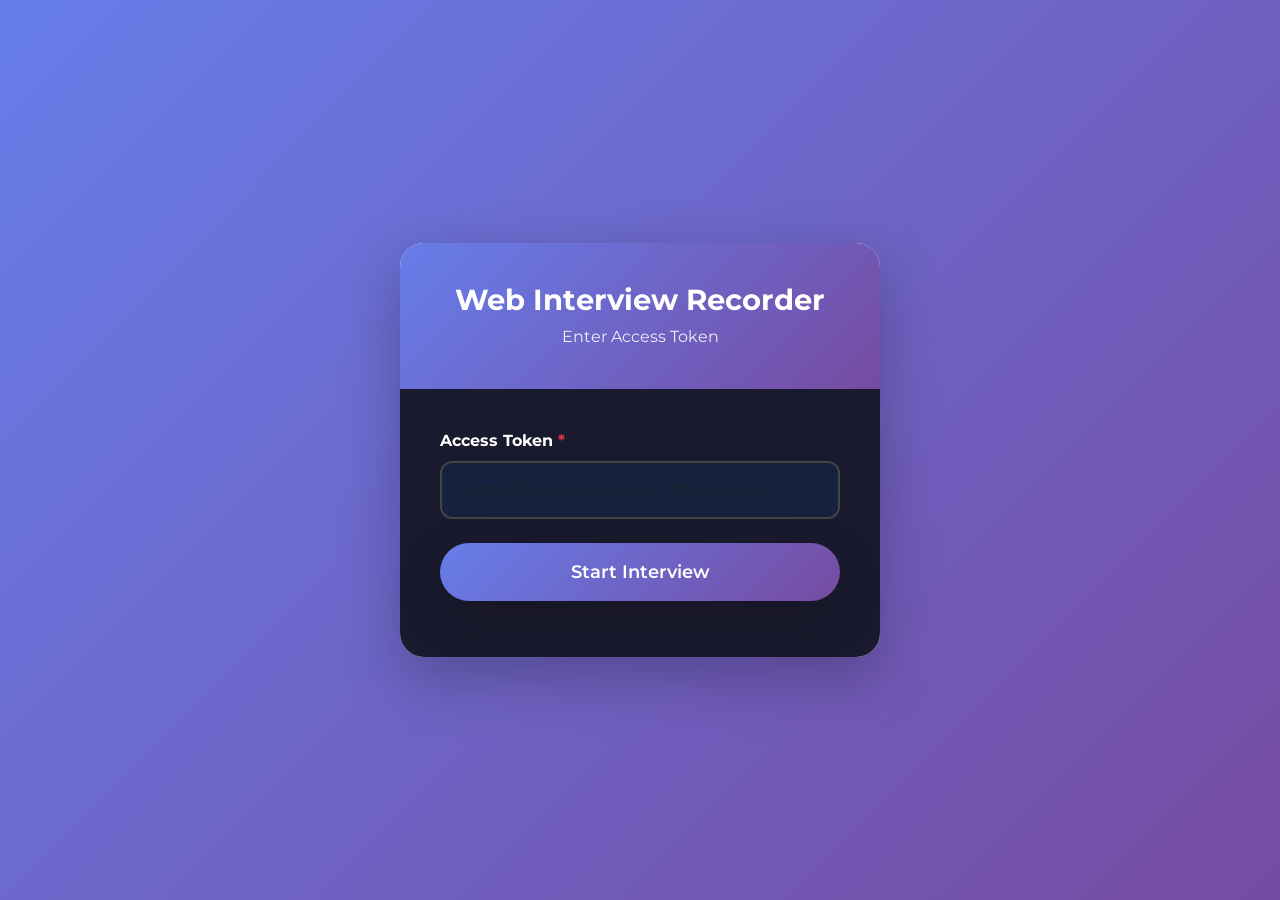
<file: frontend/token.html>
<!DOCTYPE html>
<html lang="vi">
<head>
  <meta charset="UTF-8" />
  <meta name="viewport" content="width=device-width, initial-scale=1.0"/>
  <title>Prep Interview Recorder</title>
  <link href="https://fonts.googleapis.com/css2?family=Montserrat:wght@300;400;500;600;700;800;900&display=swap" rel="stylesheet">
  <link href="https://cdn.jsdelivr.net/npm/bootstrap@5.3.3/dist/css/bootstrap.min.css" rel="stylesheet">
  <style>
    body { 
      font-family: 'Montserrat', sans-serif; 
      background: linear-gradient(135deg, #667eea 0%, #764ba2 100%);
      min-height: 100vh;
      display: flex;
      align-items: center;
      padding: 20px 0;
    }
    .card {
      border: none;
      border-radius: 24px;
      overflow: hidden;
      box-shadow: 0 20px 60px rgba(0,0,0,0.25);
      max-width: 480px;
      margin: 0 auto;
      width: 90%;
    }
    .card-header {
      background: linear-gradient(135deg, #667eea 0%, #764ba2 100%) !important;
      padding: 2.5rem 2rem;
      border: none;
      text-align: center;
    }
    .card-header h3 { margin: 0; font-weight: 700; font-size: 1.8rem; color: white; }
    .card-header p { margin: 0.5rem 0 0; opacity: 0.9; font-size: 1rem; color: white; }
    .card-body { padding: 2.5rem; background: #1a1a2e; color: white; }
    
    .btn-primary {
      background: linear-gradient(135deg, #667eea 0%, #764ba2 100%);
      border: none; padding: 16px; font-weight: 600; border-radius: 50px;
      font-size: 1.1rem; transition: all 0.3s;
    }
    .btn-primary:hover {
      transform: translateY(-4px);
      box-shadow: 0 15px 35px rgba(102, 126, 234, 0.5);
    }
    .form-control {
      border-radius: 12px; padding: 12px 16px; border: 2px solid #444;
      background: #16213e; color: white;
    }
    .form-control:focus {
      border-color: #667eea; box-shadow: 0 0 0 0.2rem rgba(102,126,234,0.25);
      background: #16213e; color: white;
    }
    .alert { border-radius: 12px; }
  </style>
</head>
<body>

  <div class="container">
    <div class="row justify-content-center">
      <div class="col-md-6">

        <!-- STEP 1: Enter token -->
        <div id="stepToken" class="card">
          <div class="card-header">
            <h3>Web Interview Recorder</h3>
            <p>Enter Access Token</p>
          </div>
          <div class="card-body">
            <form id="tokenForm">
              <div class="mb-4">
                <label class="form-label fw-bold">Access Token <span class="text-danger">*</span></label>
                <input type="text" class="form-control form-control-lg" id="token" placeholder="/data/tokens.json for the token" required>
              </div>
              <button type="submit" class="btn btn-primary w-100 shadow-lg">
                Start Interview
              </button>
            </form>
            <div id="msgToken" class="mt-3"></div>
          </div>
        </div>

        <!-- STEP 2: Confirm name -->
        <div id="stepConfirm" class="card d-none">
          <div class="card-header">
            <h4>Confirm information</h4>
          </div>
          <div class="card-body text-center py-5">
            <p class="lead mb-3">Token belongs to:</p>
            <h2 id="displayName" class="text-primary mb-4 fw-bold"></h2>
            <p class="mb-4">Is this you?</p>
            <div class="d-flex gap-3 justify-content-center flex-wrap">
              <button id="yesBtn" class="btn btn-success btn-lg px-5">YES</button>
              <button id="noBtn" class="btn btn-outline-danger btn-lg px-5">NO</button>
            </div>
          </div>
        </div>

      </div>
    </div>
  </div>

<script>
  // DANH SÁCH ADMIN TOKEN (có thể thêm thoải mái)
  const ADMINS = {
    "ADMIN2025": "Nguyễn Thị Hải Yến",
    "YEN2025": "Nguyễn Thị Hải Yến",
    "MINH2025": "Nguyễn Hồ Ngọc Minh",
    "DUC2025": "Nguyễn Văn Đức",
    "KHANH2025": "Nguyễn Văn Nam Khánh",
    "ADMIN123": "Admin Tổng"
  };

  const tokenForm = document.getElementById('tokenForm');
  const msgToken = document.getElementById('msgToken');
  const stepToken = document.getElementById('stepToken');
  const stepConfirm = document.getElementById('stepConfirm');
  const displayName = document.getElementById('displayName');

  tokenForm.onsubmit = async e => {
    e.preventDefault();
    const input = document.getElementById('token').value.trim();
    const token = input.toUpperCase(); // ← Quan trọng: chuẩn hóa thành in hoa

    if (!token) return;

    msgToken.innerHTML = `<div class="alert alert-info">Verifying token…</div>`;

    // 1. KIỂM TRA ADMIN TRƯỚC
    if (ADMINS[token]) {
      sessionStorage.setItem('isAdmin', 'true');
      sessionStorage.setItem('adminName', ADMINS[token]);
      sessionStorage.setItem('adminToken', token);
      window.location.href = 'admin.html';
      return;
    }

    // 2. KIỂM TRA TOKEN ỨNG VIÊN (gửi token đã uppercase)
    try {
      const res = await fetch('../Backend/api/verify-token.php', {
        method: 'POST',
        headers: { 'Content-Type': 'application/json' },
        body: JSON.stringify({ token: token }) // ← SỬA Ở ĐÂY: dùng biến token (in hoa)
      });
      const data = await res.json();

      if (data.ok) {
        displayName.textContent = data.name;
        sessionStorage.setItem('token', input);      // Lưu nguyên dạng người nhập (để hiển thị đẹp)
        sessionStorage.setItem('userName', data.name);
        stepToken.classList.add('d-none');
        stepConfirm.classList.remove('d-none');
        msgToken.innerHTML = '';
      } else {
        msgToken.innerHTML = `<div class="alert alert-danger">${data.message || 'Token invalid or has been used!'}</div>`;
      }
    } catch (err) {
      msgToken.innerHTML = `<div class="alert alert-danger">NETWORK ERROR, PLEASE TRY AGAIN!</div>`;
    }
  };

  document.getElementById('yesBtn').onclick = () => {
    window.location.href = 'interview.html';
  };

  document.getElementById('noBtn').onclick = () => {
    sessionStorage.clear();
    stepConfirm.classList.add('d-none');
    stepToken.classList.remove('d-none');
    document.getElementById('token').value = '';
    msgToken.innerHTML = '';
  };
</script>
</body>
</html>
</file>
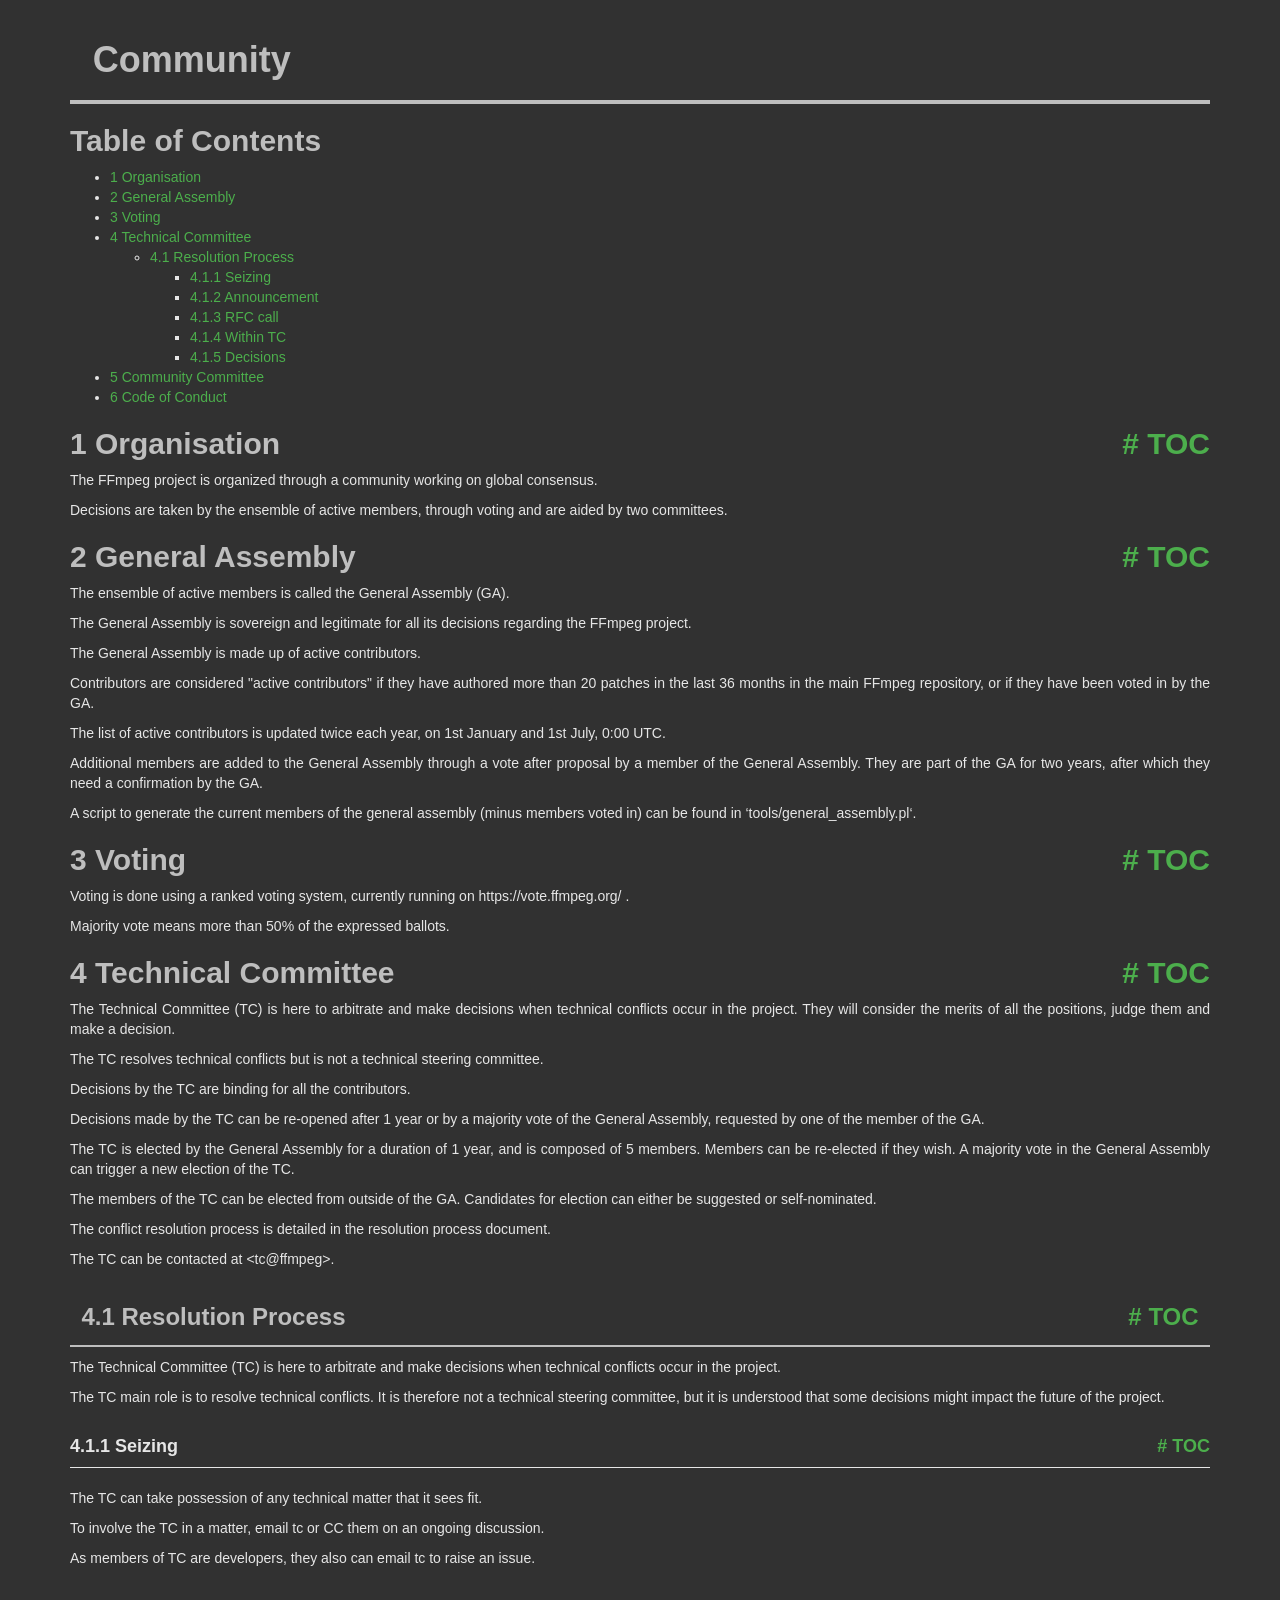
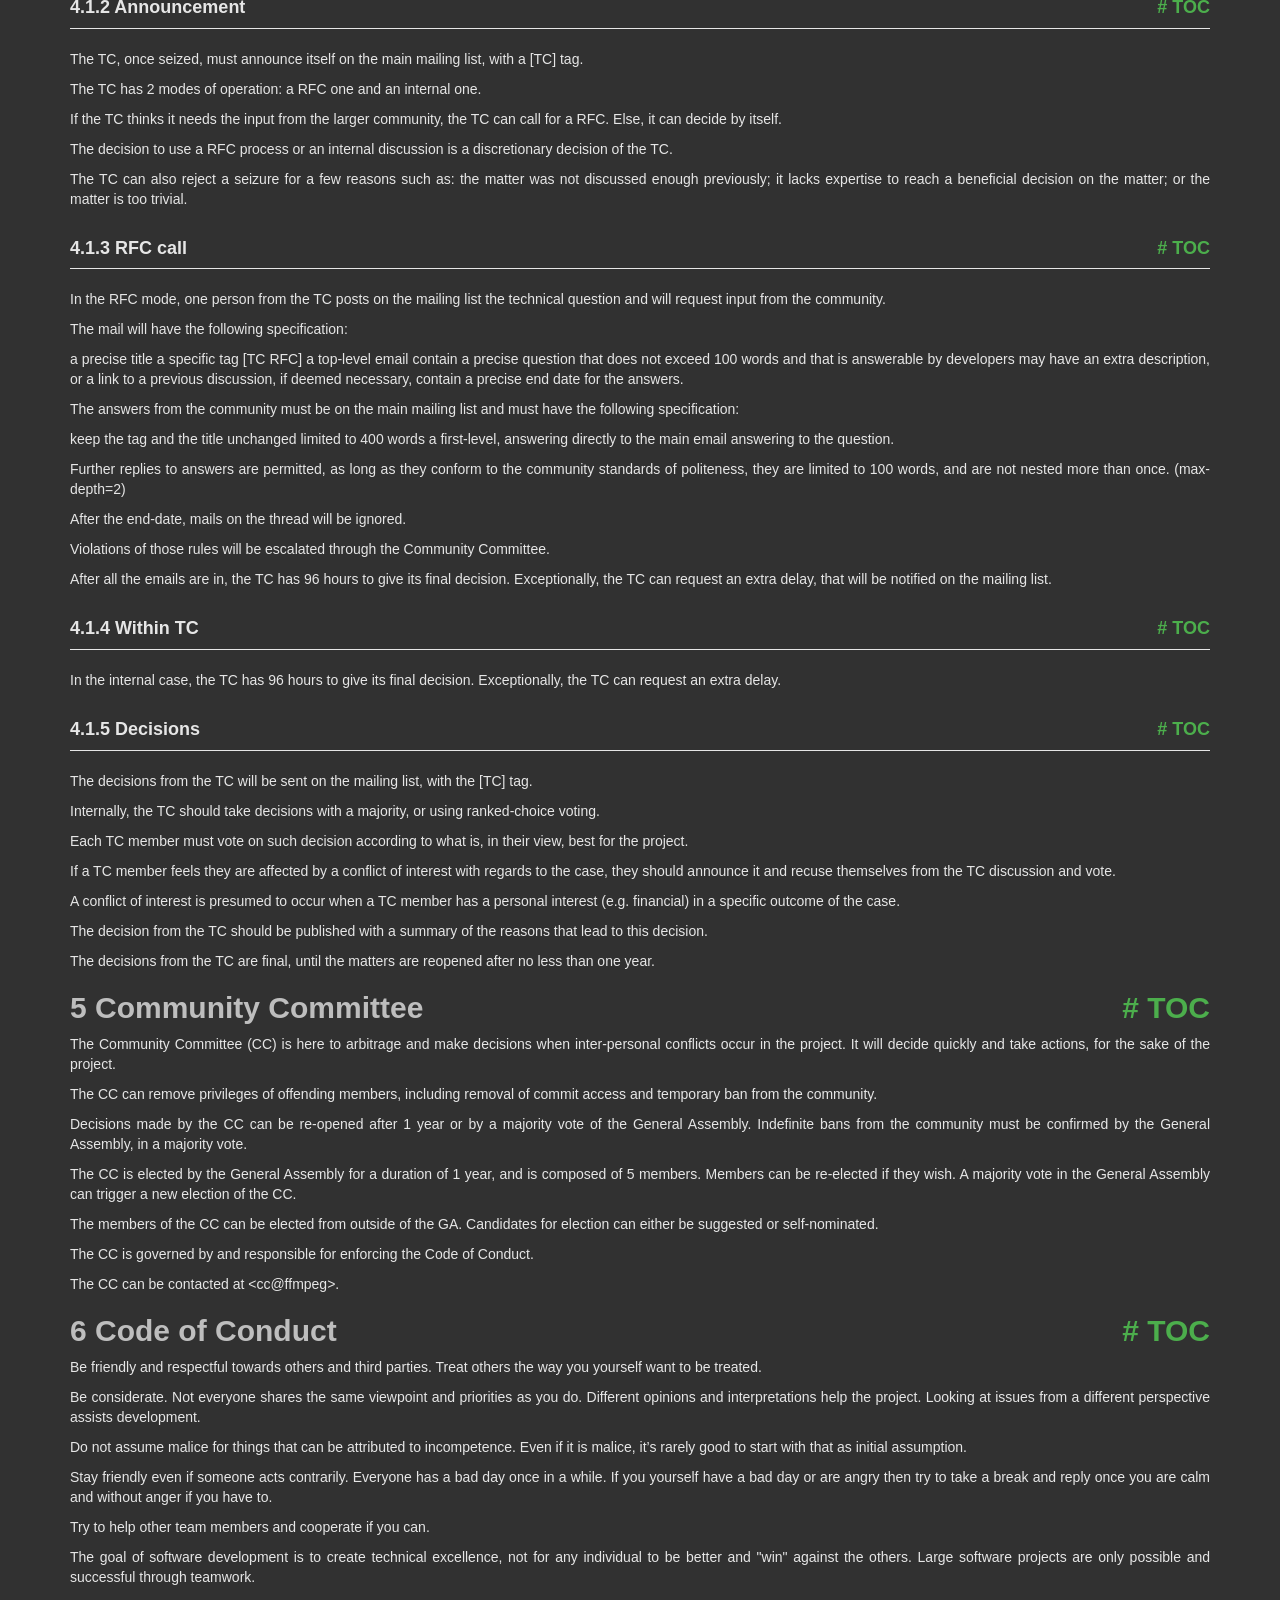
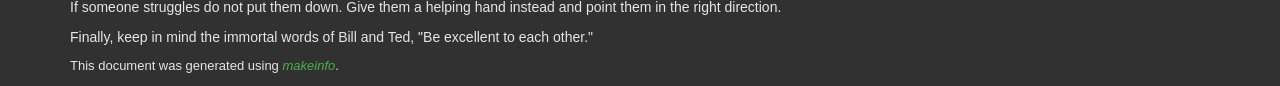
<file: Backend/ffmpeg/doc/community.html>
<!DOCTYPE html PUBLIC "-//W3C//DTD HTML 4.01 Transitional//EN" "http://www.w3.org/TR/html4/loose.dtd">
<html>
<!-- Created by GNU Texinfo 7.2, https://www.gnu.org/software/texinfo/ -->
  <head>
    <meta charset="utf-8">
    <title>
      Community
    </title>
    <meta name="viewport" content="width=device-width,initial-scale=1.0">
    <link rel="stylesheet" type="text/css" href="bootstrap.min.css">
    <link rel="stylesheet" type="text/css" href="style.min.css">
  </head>
  <body>
    <div class="container">
      <h1>
      Community
      </h1>


<a name="SEC_Top"></a>

<div class="region-contents" id="SEC_Contents">
<h2 class="contents-heading">Table of Contents</h2>

<div class="contents">

<ul class="toc-numbered-mark">
  <li><a id="toc-Organisation" href="#Organisation-1">1 Organisation</a></li>
  <li><a id="toc-General-Assembly" href="#General-Assembly-1">2 General Assembly</a></li>
  <li><a id="toc-Voting" href="#Voting-1">3 Voting</a></li>
  <li><a id="toc-Technical-Committee" href="#Technical-Committee-1">4 Technical Committee</a>
  <ul class="toc-numbered-mark">
    <li><a id="toc-Resolution-Process" href="#Resolution-Process-1">4.1 Resolution Process</a>
    <ul class="toc-numbered-mark">
      <li><a id="toc-Seizing" href="#Seizing">4.1.1 Seizing</a></li>
      <li><a id="toc-Announcement" href="#Announcement">4.1.2 Announcement</a></li>
      <li><a id="toc-RFC-call" href="#RFC-call">4.1.3 RFC call</a></li>
      <li><a id="toc-Within-TC" href="#Within-TC">4.1.4 Within TC</a></li>
      <li><a id="toc-Decisions" href="#Decisions">4.1.5 Decisions</a></li>
    </ul></li>
  </ul></li>
  <li><a id="toc-Community-Committee" href="#Community-Committee-1">5 Community Committee</a></li>
  <li><a id="toc-Code-of-Conduct" href="#Code-of-Conduct-1">6 Code of Conduct</a></li>
</ul>
</div>
</div>

<a class="anchor" id="Organisation"></a><a name="Organisation-1"></a>
<h2 class="chapter">1 Organisation<span class="pull-right"><a class="anchor hidden-xs" href="#Organisation" aria-hidden="true">#</a> <a class="anchor hidden-xs"href="#toc-Organisation" aria-hidden="true">TOC</a></span></h2>

<p>The FFmpeg project is organized through a community working on global consensus.
</p>
<p>Decisions are taken by the ensemble of active members, through voting and are aided by two committees.
</p>
<a class="anchor" id="General-Assembly"></a><a name="General-Assembly-1"></a>
<h2 class="chapter">2 General Assembly<span class="pull-right"><a class="anchor hidden-xs" href="#General-Assembly" aria-hidden="true">#</a> <a class="anchor hidden-xs"href="#toc-General-Assembly" aria-hidden="true">TOC</a></span></h2>

<p>The ensemble of active members is called the General Assembly (GA).
</p>
<p>The General Assembly is sovereign and legitimate for all its decisions regarding the FFmpeg project.
</p>
<p>The General Assembly is made up of active contributors.
</p>
<p>Contributors are considered &quot;active contributors&quot; if they have authored more than 20 patches in the last 36 months in the main FFmpeg repository, or if they have been voted in by the GA.
</p>
<p>The list of active contributors is updated twice each year, on 1st January and 1st July, 0:00 UTC.
</p>
<p>Additional members are added to the General Assembly through a vote after proposal by a member of the General Assembly. They are part of the GA for two years, after which they need a confirmation by the GA.
</p>
<p>A script to generate the current members of the general assembly (minus members voted in) can be found in &lsquo;tools/general_assembly.pl&lsquo;.
</p>
<a class="anchor" id="Voting"></a><a name="Voting-1"></a>
<h2 class="chapter">3 Voting<span class="pull-right"><a class="anchor hidden-xs" href="#Voting" aria-hidden="true">#</a> <a class="anchor hidden-xs"href="#toc-Voting" aria-hidden="true">TOC</a></span></h2>

<p>Voting is done using a ranked voting system, currently running on https://vote.ffmpeg.org/ .
</p>
<p>Majority vote means more than 50% of the expressed ballots.
</p>
<a class="anchor" id="Technical-Committee"></a><a name="Technical-Committee-1"></a>
<h2 class="chapter">4 Technical Committee<span class="pull-right"><a class="anchor hidden-xs" href="#Technical-Committee" aria-hidden="true">#</a> <a class="anchor hidden-xs"href="#toc-Technical-Committee" aria-hidden="true">TOC</a></span></h2>

<p>The Technical Committee (TC) is here to arbitrate and make decisions when technical conflicts occur in the project. They will consider the merits of all the positions, judge them and make a decision.
</p>
<p>The TC resolves technical conflicts but is not a technical steering committee.
</p>
<p>Decisions by the TC are binding for all the contributors.
</p>
<p>Decisions made by the TC can be re-opened after 1 year or by a majority vote of the General Assembly, requested by one of the member of the GA.
</p>
<p>The TC is elected by the General Assembly for a duration of 1 year, and is composed of 5 members. Members can be re-elected if they wish. A majority vote in the General Assembly can trigger a new election of the TC.
</p>
<p>The members of the TC can be elected from outside of the GA. Candidates for election can either be suggested or self-nominated.
</p>
<p>The conflict resolution process is detailed in the resolution process document.
</p>
<p>The TC can be contacted at &lt;tc@ffmpeg&gt;.
</p>
<a class="anchor" id="Resolution-Process"></a><a name="Resolution-Process-1"></a>
<h3 class="section">4.1 Resolution Process<span class="pull-right"><a class="anchor hidden-xs" href="#Resolution-Process" aria-hidden="true">#</a> <a class="anchor hidden-xs"href="#toc-Resolution-Process" aria-hidden="true">TOC</a></span></h3>

<p>The Technical Committee (TC) is here to arbitrate and make decisions when technical conflicts occur in the project.
</p>
<p>The TC main role is to resolve technical conflicts. It is therefore not a technical steering committee, but it is understood that some decisions might impact the future of the project.
</p>
<a name="Seizing"></a>
<h4 class="subsection">4.1.1 Seizing<span class="pull-right"><a class="anchor hidden-xs" href="#Seizing" aria-hidden="true">#</a> <a class="anchor hidden-xs"href="#toc-Seizing" aria-hidden="true">TOC</a></span></h4>

<p>The TC can take possession of any technical matter that it sees fit.
</p>
<p>To involve the TC in a matter, email tc&nbsp;or CC them on an ongoing discussion.
</p>
<p>As members of TC are developers, they also can email tc&nbsp;to raise an issue.
</p><a name="Announcement"></a>
<h4 class="subsection">4.1.2 Announcement<span class="pull-right"><a class="anchor hidden-xs" href="#Announcement" aria-hidden="true">#</a> <a class="anchor hidden-xs"href="#toc-Announcement" aria-hidden="true">TOC</a></span></h4>

<p>The TC, once seized, must announce itself on the main mailing list, with a [TC] tag.
</p>
<p>The TC has 2 modes of operation: a RFC one and an internal one.
</p>
<p>If the TC thinks it needs the input from the larger community, the TC can call for a RFC. Else, it can decide by itself.
</p>
<p>The decision to use a RFC process or an internal discussion is a discretionary decision of the TC.
</p>
<p>The TC can also reject a seizure for a few reasons such as: the matter was not discussed enough previously; it lacks expertise to reach a beneficial decision on the matter; or the matter is too trivial.
</p><a name="RFC-call"></a>
<h4 class="subsection">4.1.3 RFC call<span class="pull-right"><a class="anchor hidden-xs" href="#RFC-call" aria-hidden="true">#</a> <a class="anchor hidden-xs"href="#toc-RFC-call" aria-hidden="true">TOC</a></span></h4>

<p>In the RFC mode, one person from the TC posts on the mailing list the technical question and will request input from the community.
</p>
<p>The mail will have the following specification:
</p>
<p>a precise title
    a specific tag [TC RFC]
    a top-level email
    contain a precise question that does not exceed 100 words and that is answerable by developers
    may have an extra description, or a link to a previous discussion, if deemed necessary,
    contain a precise end date for the answers.
</p>
<p>The answers from the community must be on the main mailing list and must have the following specification:
</p>
<p>keep the tag and the title unchanged
    limited to 400 words
    a first-level, answering directly to the main email
    answering to the question.
</p>
<p>Further replies to answers are permitted, as long as they conform to the community standards of politeness, they are limited to 100 words, and are not nested more than once. (max-depth=2)
</p>
<p>After the end-date, mails on the thread will be ignored.
</p>
<p>Violations of those rules will be escalated through the Community Committee.
</p>
<p>After all the emails are in, the TC has 96 hours to give its final decision. Exceptionally, the TC can request an extra delay, that will be notified on the mailing list.
</p><a name="Within-TC"></a>
<h4 class="subsection">4.1.4 Within TC<span class="pull-right"><a class="anchor hidden-xs" href="#Within-TC" aria-hidden="true">#</a> <a class="anchor hidden-xs"href="#toc-Within-TC" aria-hidden="true">TOC</a></span></h4>

<p>In the internal case, the TC has 96 hours to give its final decision. Exceptionally, the TC can request an extra delay.
</p><a name="Decisions"></a>
<h4 class="subsection">4.1.5 Decisions<span class="pull-right"><a class="anchor hidden-xs" href="#Decisions" aria-hidden="true">#</a> <a class="anchor hidden-xs"href="#toc-Decisions" aria-hidden="true">TOC</a></span></h4>

<p>The decisions from the TC will be sent on the mailing list, with the [TC] tag.
</p>
<p>Internally, the TC should take decisions with a majority, or using ranked-choice voting.
</p>
<p>Each TC member must vote on such decision according to what is, in their view, best for the project.
</p>
<p>If a TC member feels they are affected by a conflict of interest with regards to the case, they should announce it and recuse themselves from the TC
discussion and vote.
</p>
<p>A conflict of interest is presumed to occur when a TC member has a personal interest (e.g. financial) in a specific outcome of the case.
</p>
<p>The decision from the TC should be published with a summary of the reasons that lead to this decision.
</p>
<p>The decisions from the TC are final, until the matters are reopened after no less than one year.
</p>
<a class="anchor" id="Community-Committee"></a><a name="Community-Committee-1"></a>
<h2 class="chapter">5 Community Committee<span class="pull-right"><a class="anchor hidden-xs" href="#Community-Committee" aria-hidden="true">#</a> <a class="anchor hidden-xs"href="#toc-Community-Committee" aria-hidden="true">TOC</a></span></h2>

<p>The Community Committee (CC) is here to arbitrage and make decisions when inter-personal conflicts occur in the project. It will decide quickly and take actions, for the sake of the project.
</p>
<p>The CC can remove privileges of offending members, including removal of commit access and temporary ban from the community.
</p>
<p>Decisions made by the CC can be re-opened after 1 year or by a majority vote of the General Assembly. Indefinite bans from the community must be confirmed by the General Assembly, in a majority vote.
</p>
<p>The CC is elected by the General Assembly for a duration of 1 year, and is composed of 5 members. Members can be re-elected if they wish. A majority vote in the General Assembly can trigger a new election of the CC.
</p>
<p>The members of the CC can be elected from outside of the GA. Candidates for election can either be suggested or self-nominated.
</p>
<p>The CC is governed by and responsible for enforcing the Code of Conduct.
</p>
<p>The CC can be contacted at &lt;cc@ffmpeg&gt;.
</p>
<a class="anchor" id="Code-of-Conduct"></a><a name="Code-of-Conduct-1"></a>
<h2 class="chapter">6 Code of Conduct<span class="pull-right"><a class="anchor hidden-xs" href="#Code-of-Conduct" aria-hidden="true">#</a> <a class="anchor hidden-xs"href="#toc-Code-of-Conduct" aria-hidden="true">TOC</a></span></h2>

<p>Be friendly and respectful towards others and third parties.
Treat others the way you yourself want to be treated.
</p>
<p>Be considerate. Not everyone shares the same viewpoint and priorities as you do.
Different opinions and interpretations help the project.
Looking at issues from a different perspective assists development.
</p>
<p>Do not assume malice for things that can be attributed to incompetence. Even if
it is malice, it&rsquo;s rarely good to start with that as initial assumption.
</p>
<p>Stay friendly even if someone acts contrarily. Everyone has a bad day
once in a while.
If you yourself have a bad day or are angry then try to take a break and reply
once you are calm and without anger if you have to.
</p>
<p>Try to help other team members and cooperate if you can.
</p>
<p>The goal of software development is to create technical excellence, not for any
individual to be better and &quot;win&quot; against the others. Large software projects
are only possible and successful through teamwork.
</p>
<p>If someone struggles do not put them down. Give them a helping hand
instead and point them in the right direction.
</p>
<p>Finally, keep in mind the immortal words of Bill and Ted,
&quot;Be excellent to each other.&quot;
</p>
      <p style="font-size: small;">
        This document was generated using <a class="uref" href="https://www.gnu.org/software/texinfo/"><em class="emph">makeinfo</em></a>.
      </p>
    </div>
  </body>
</html>
</file>
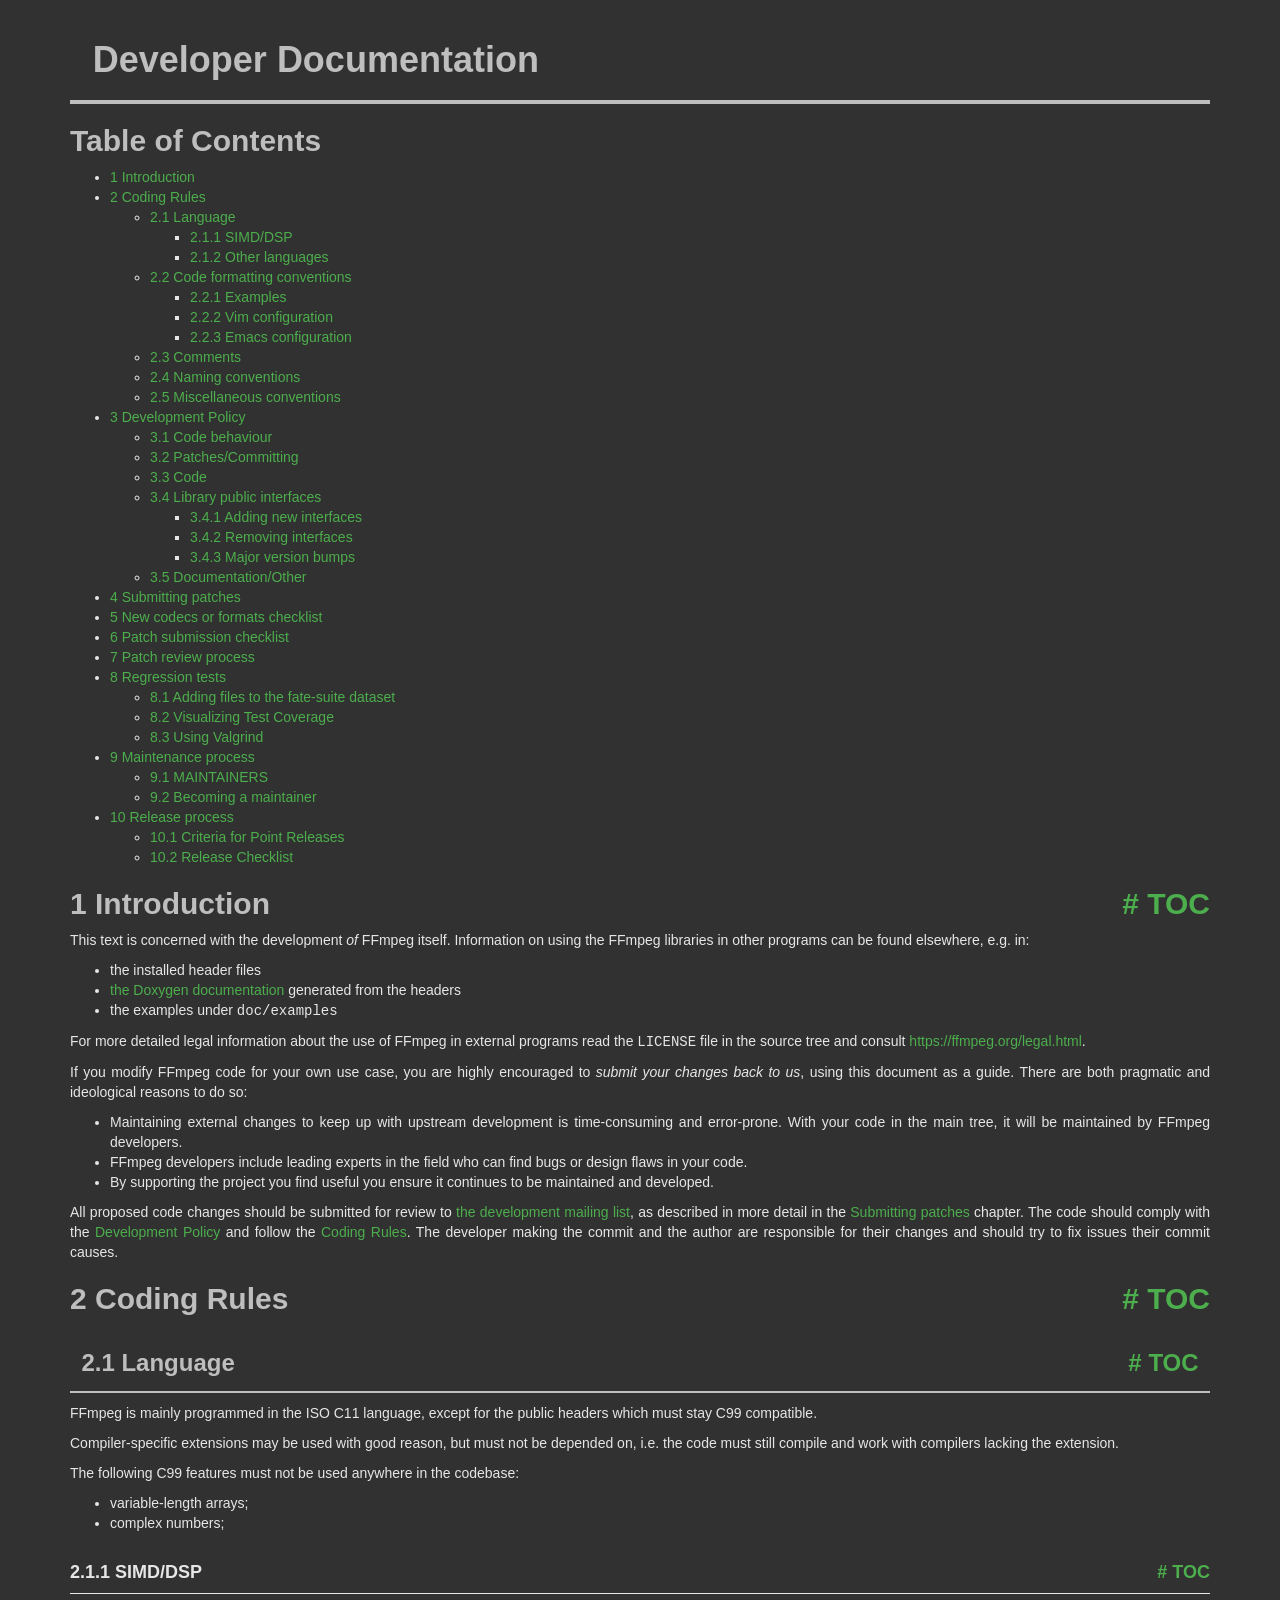
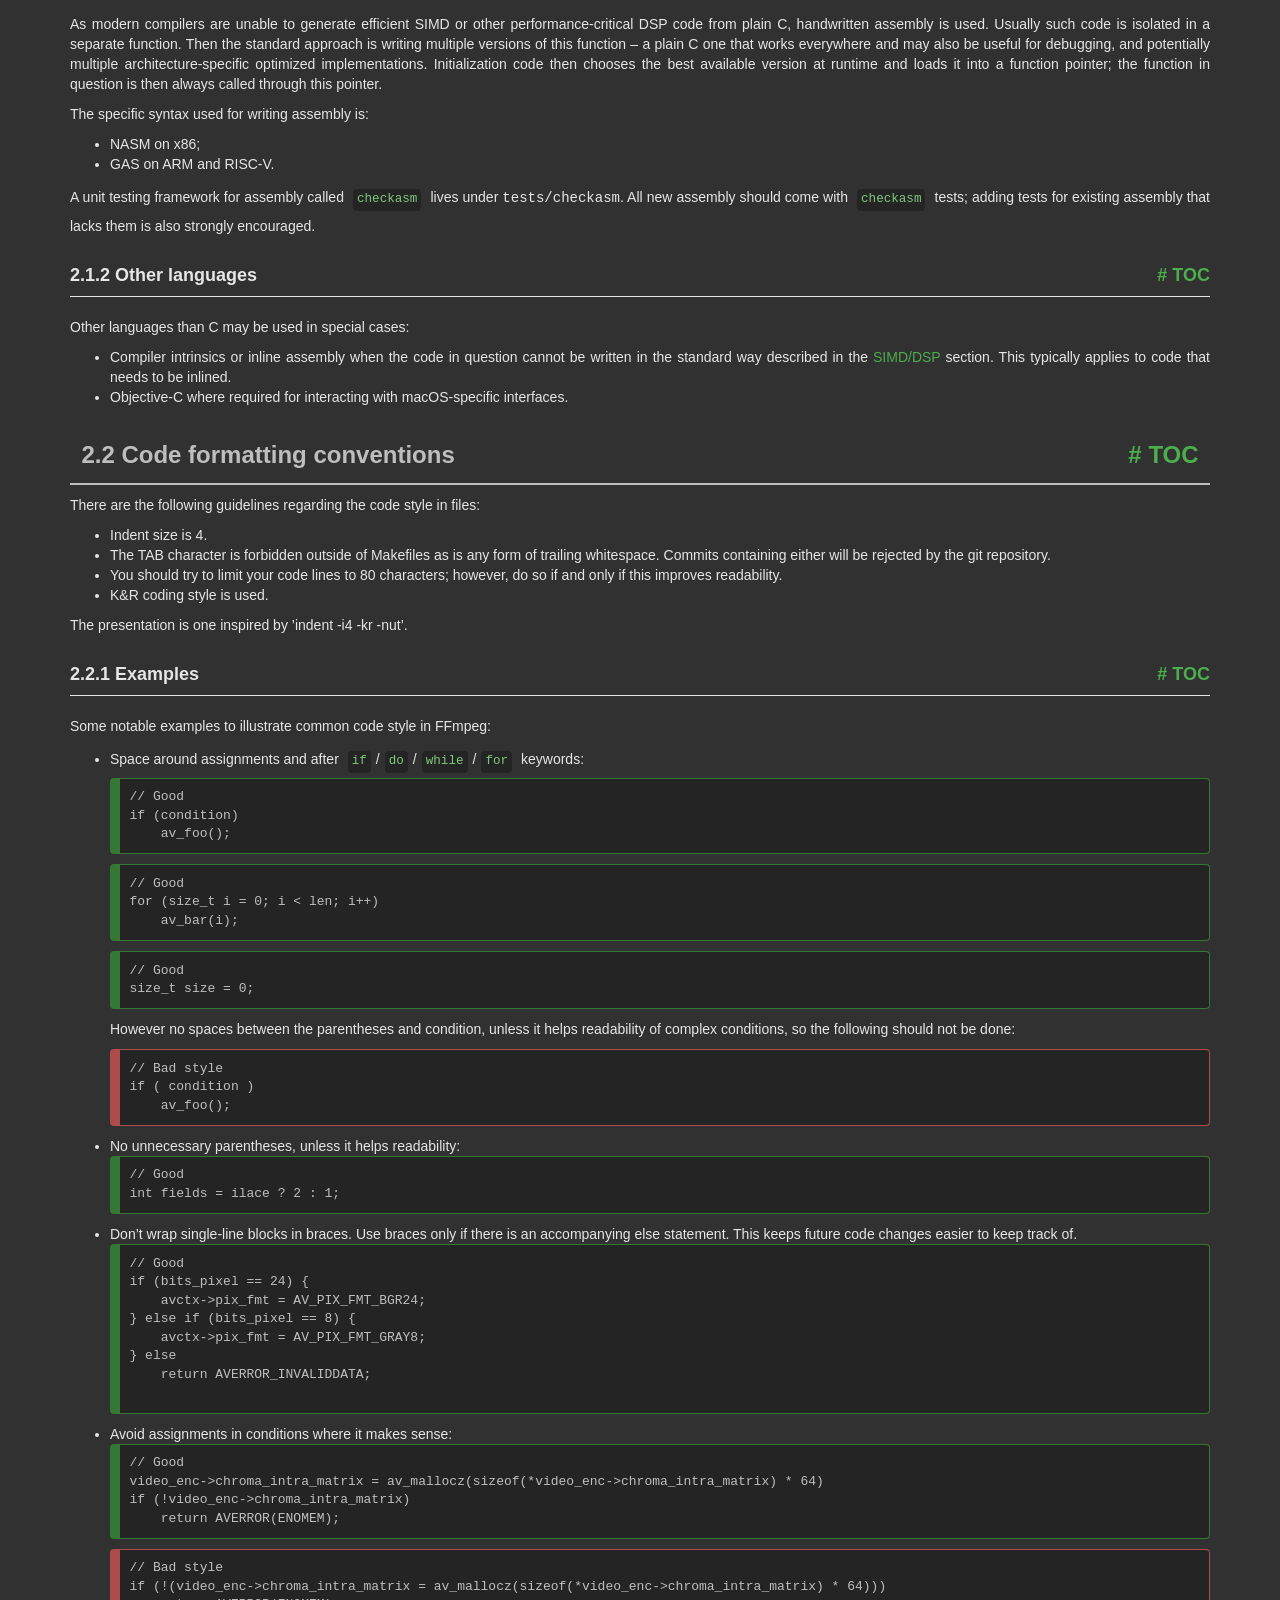
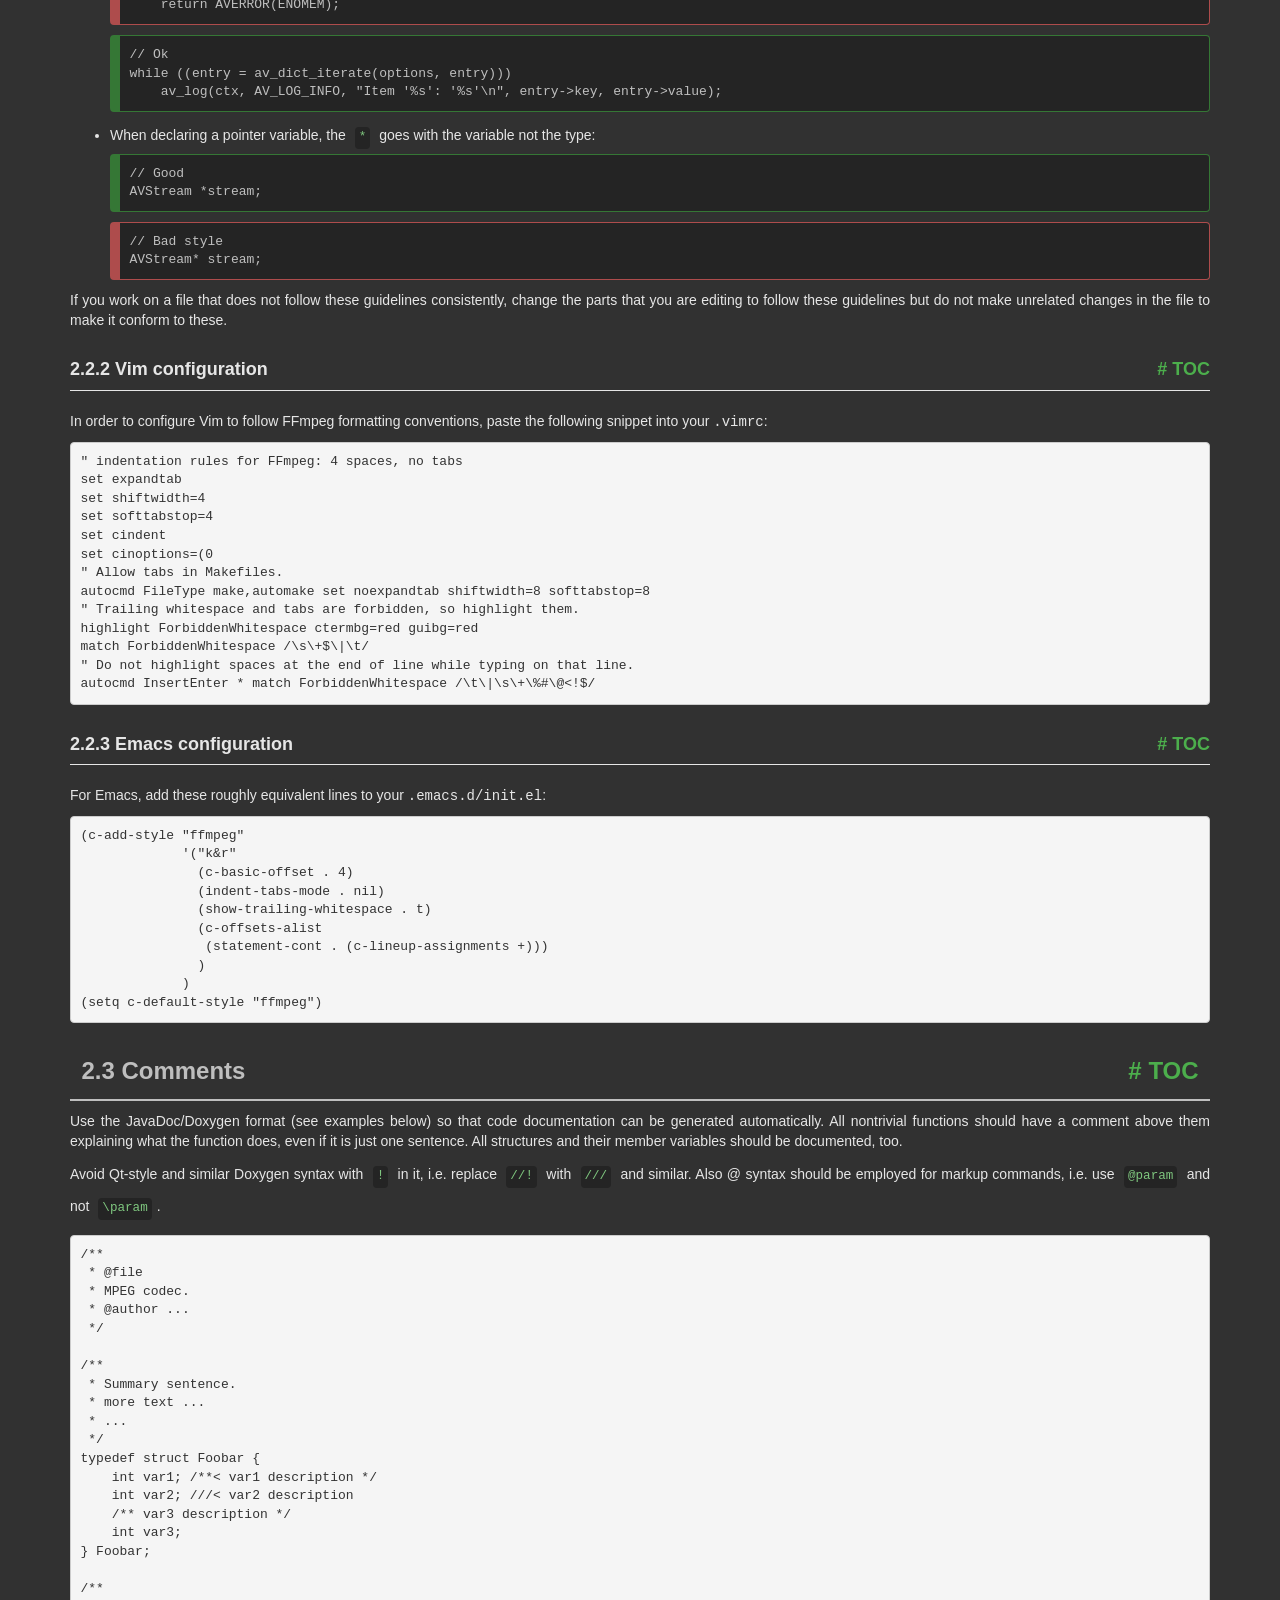
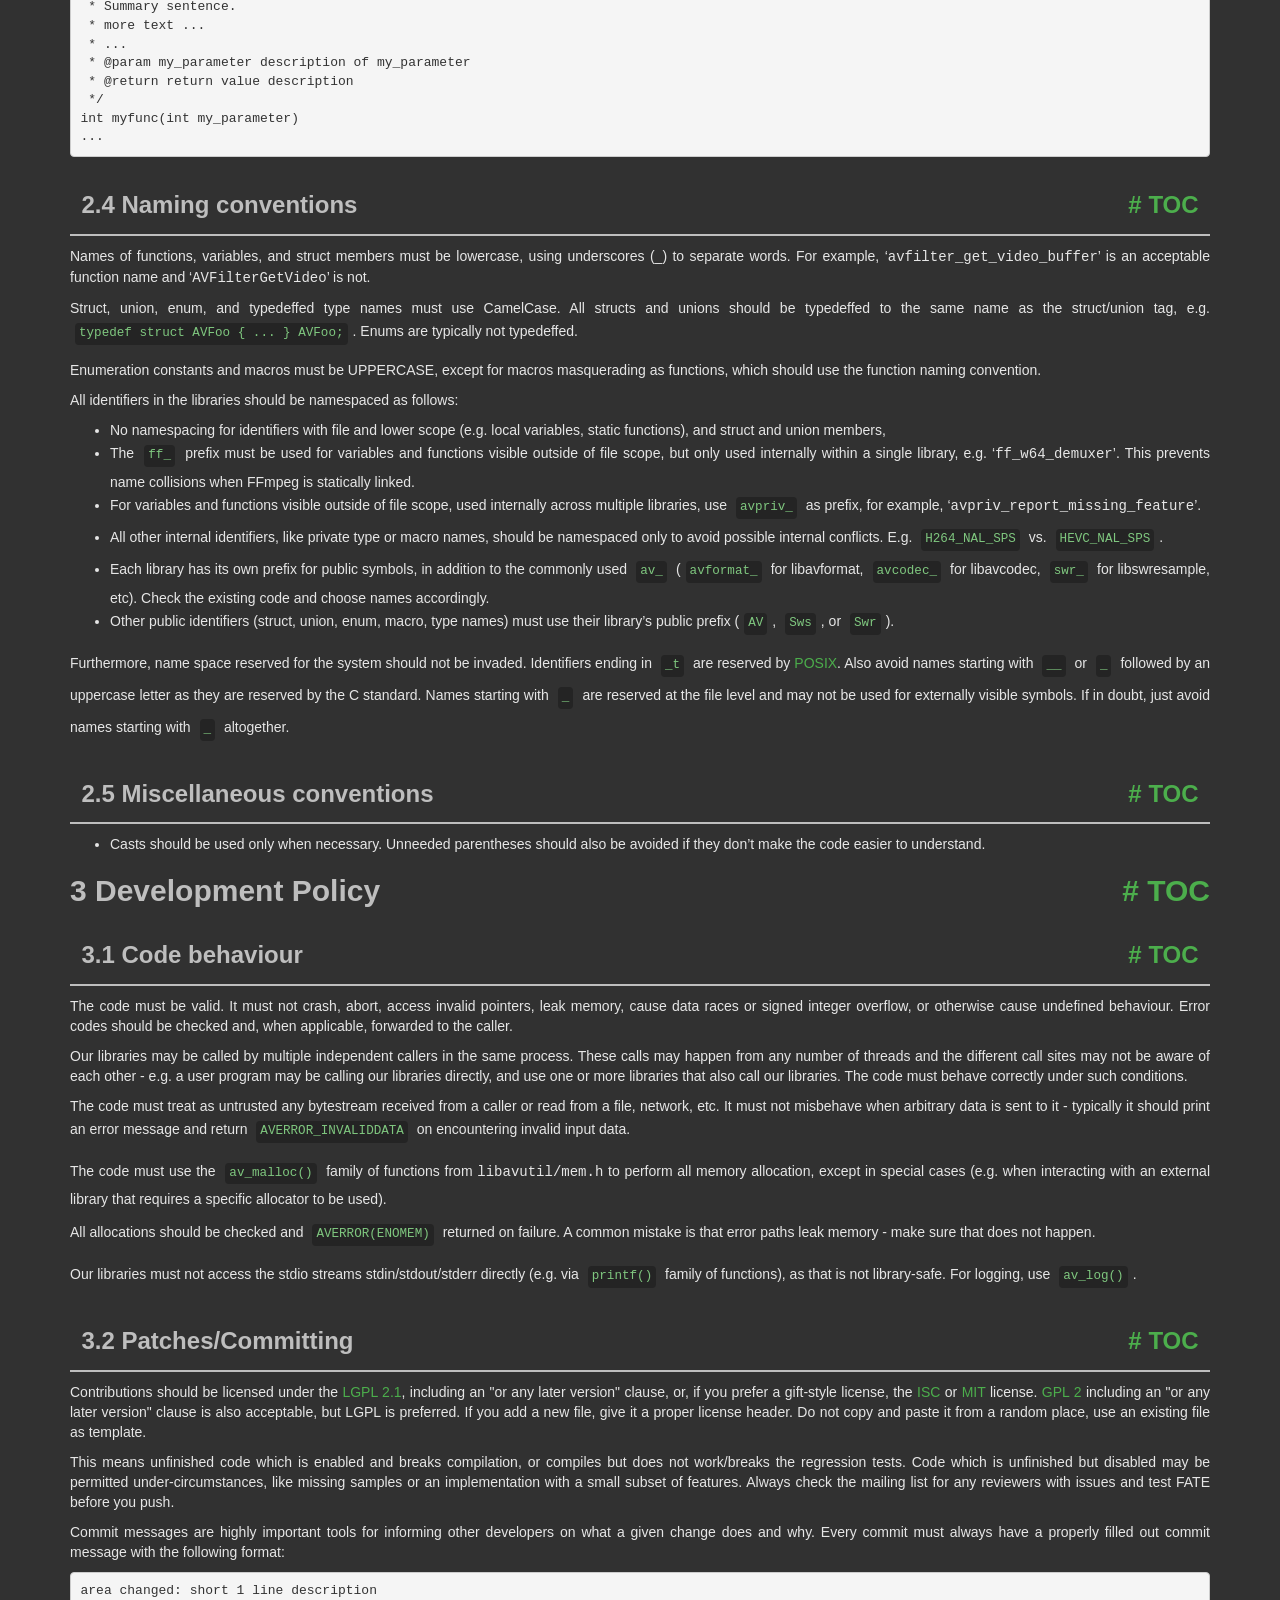
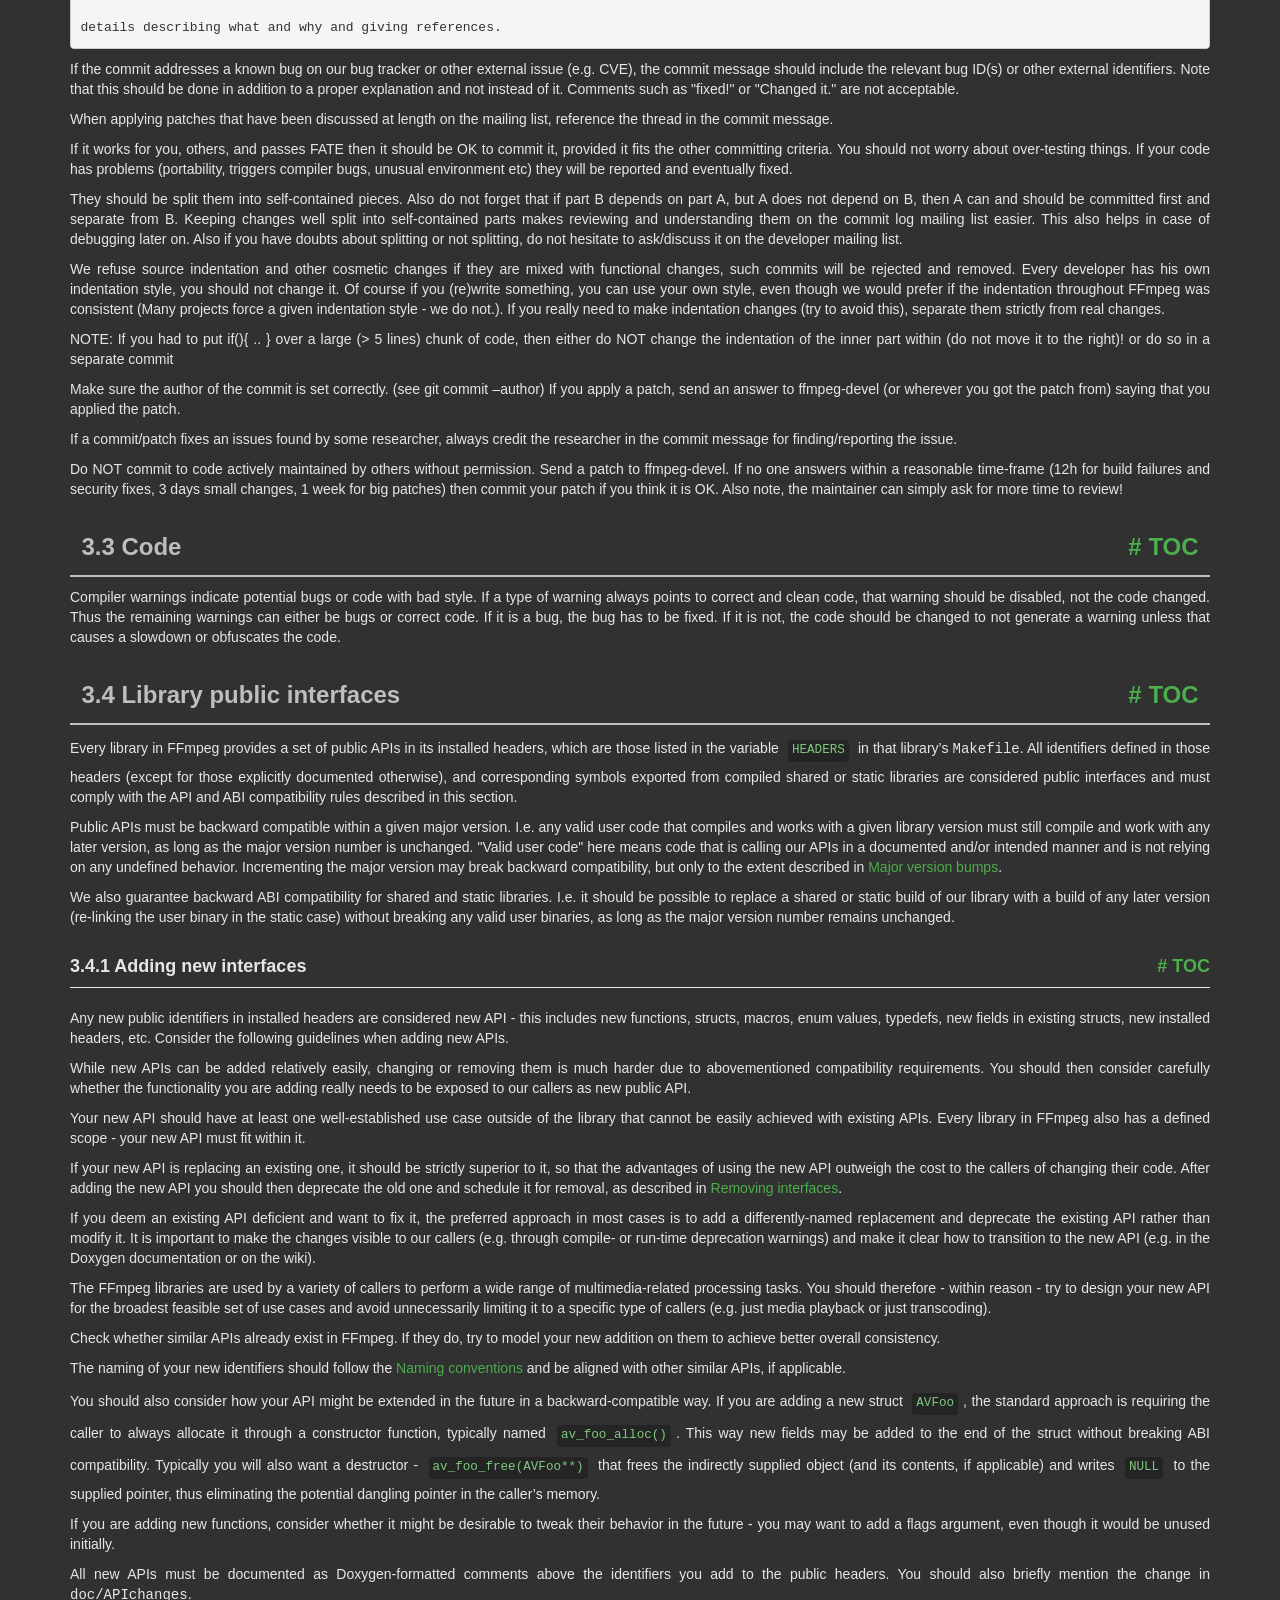
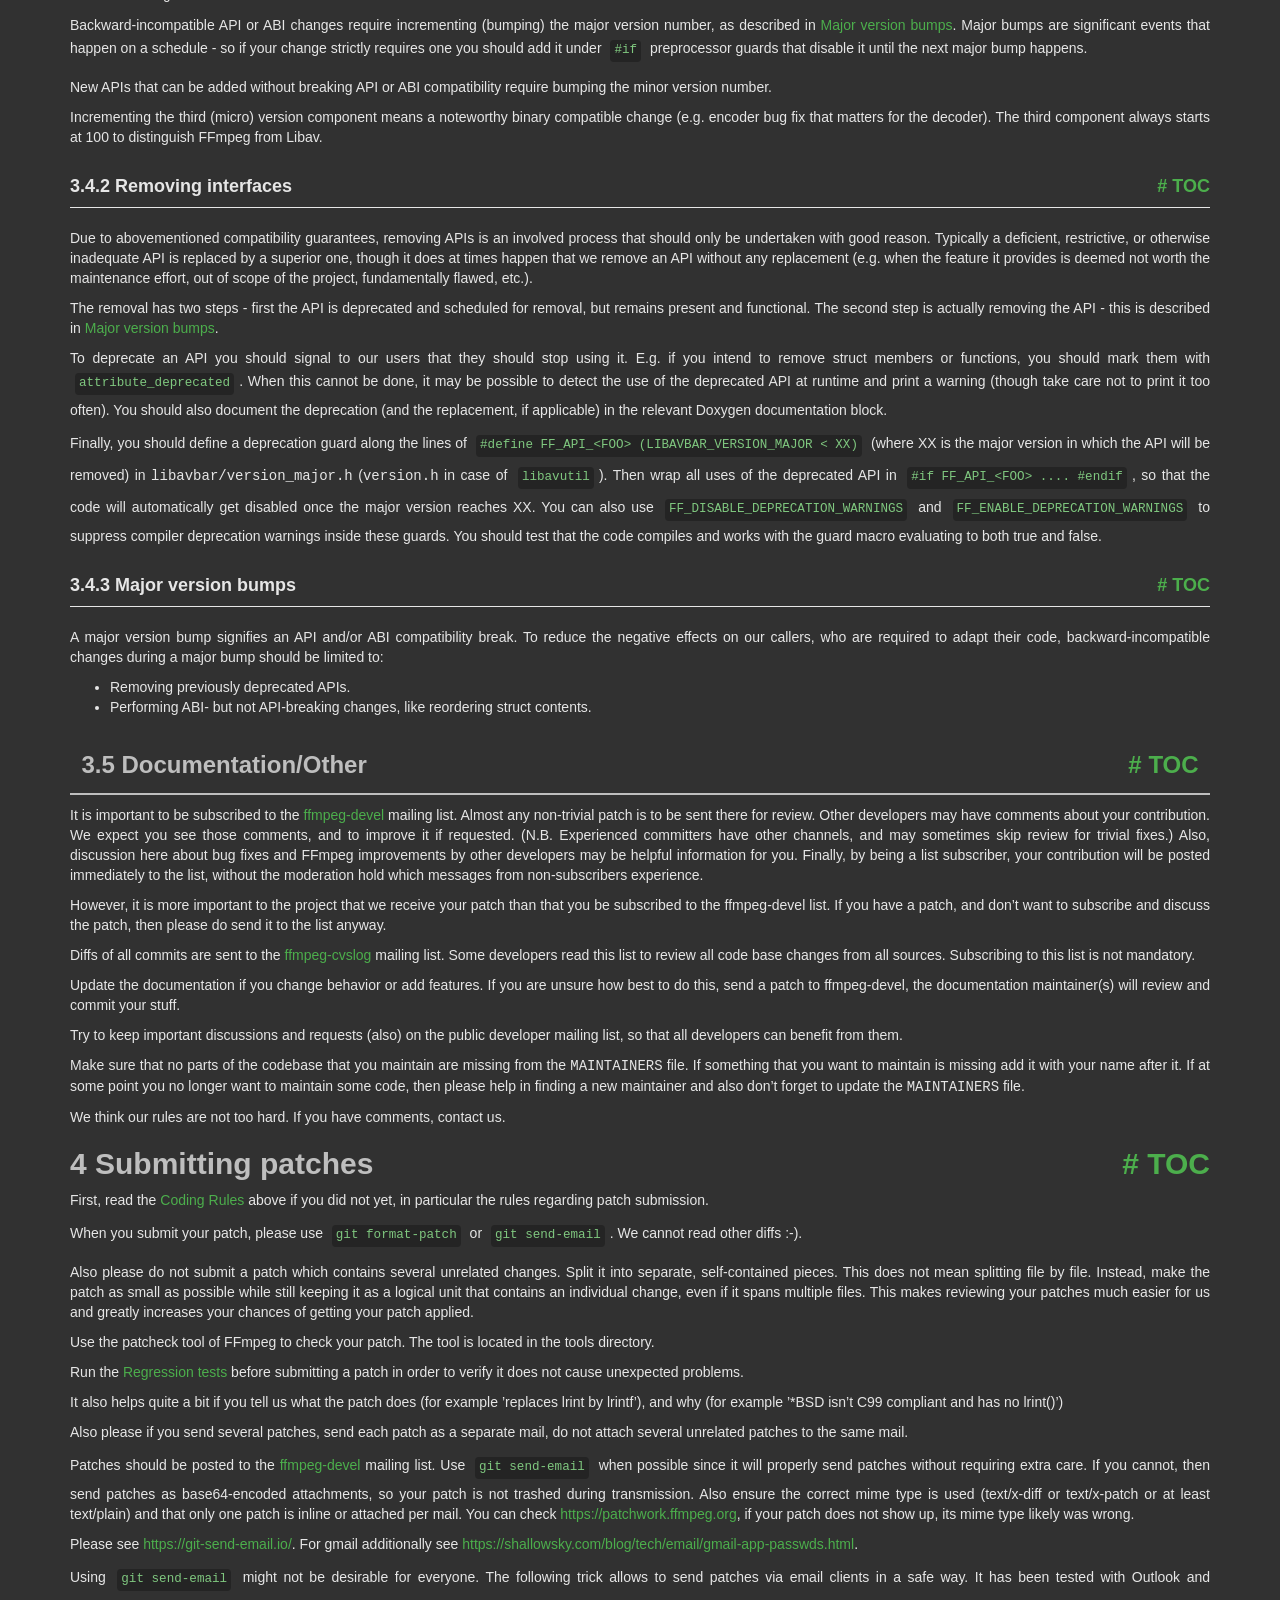
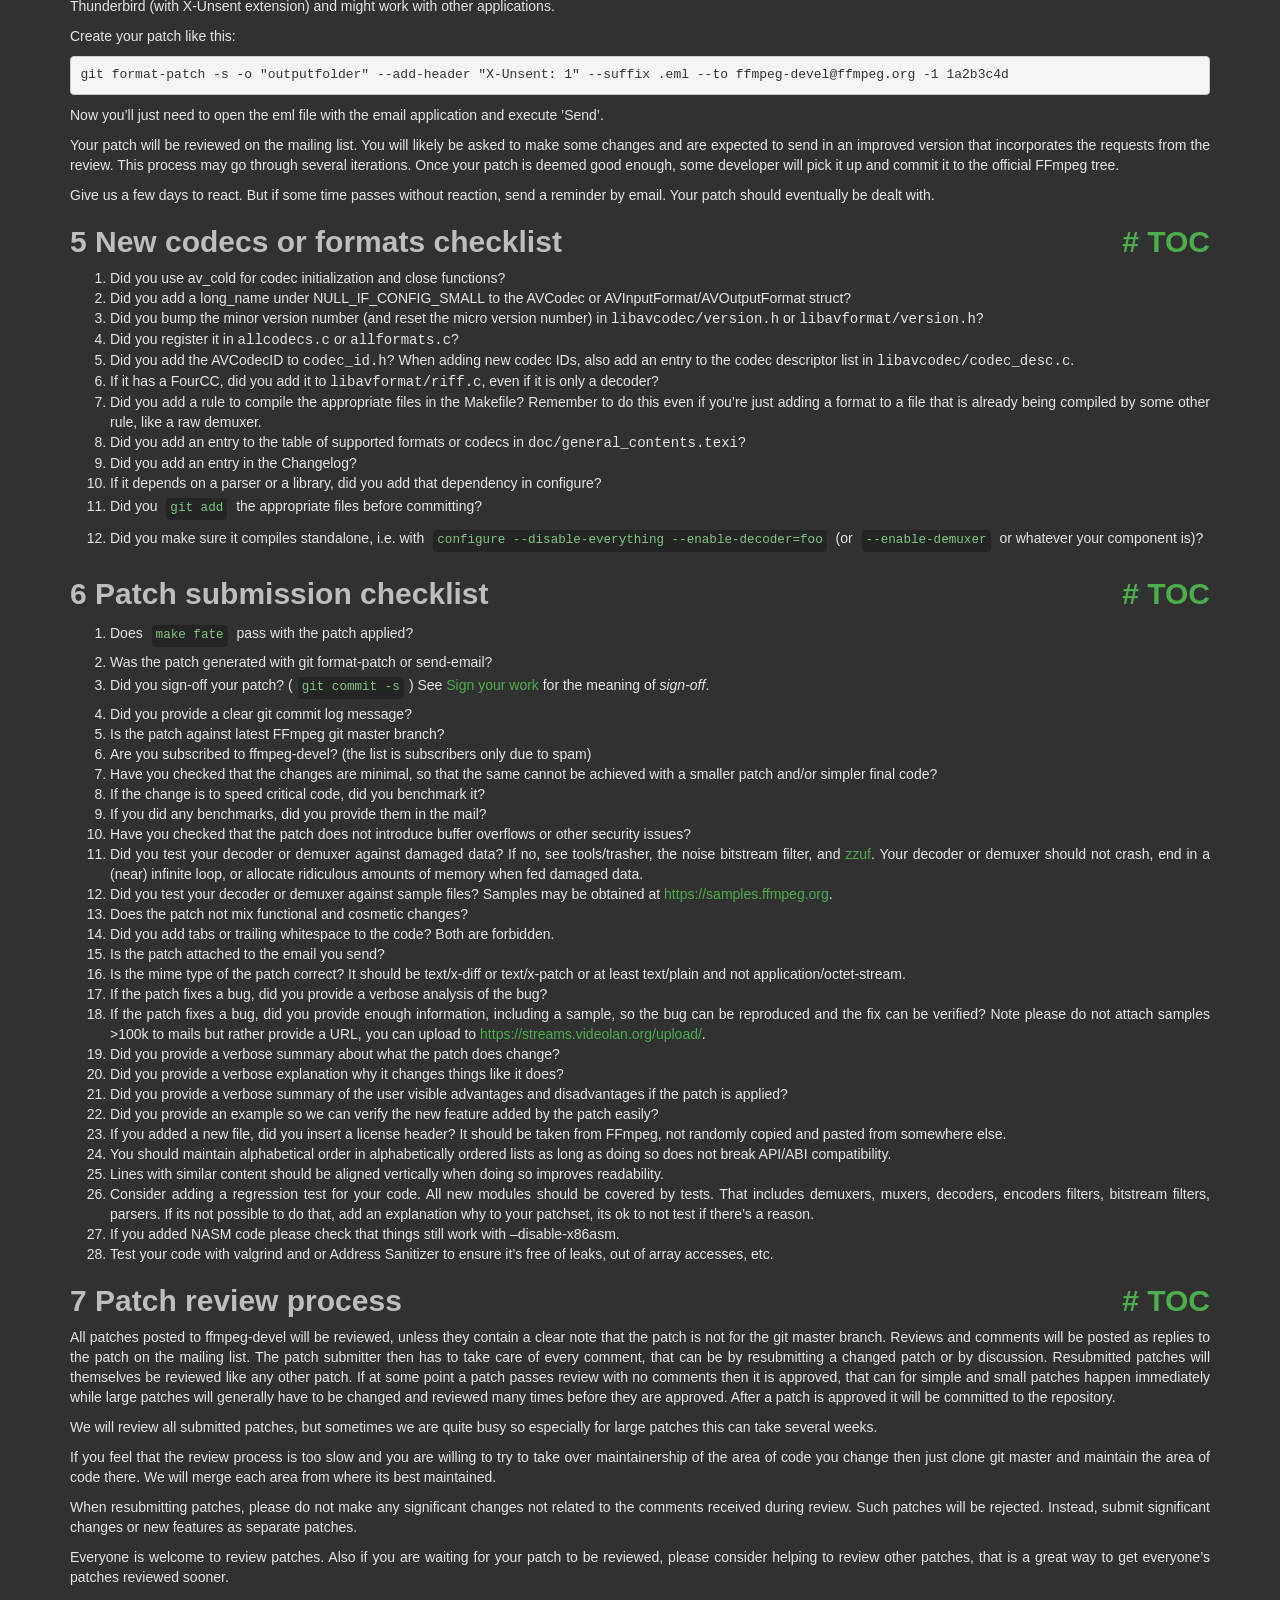
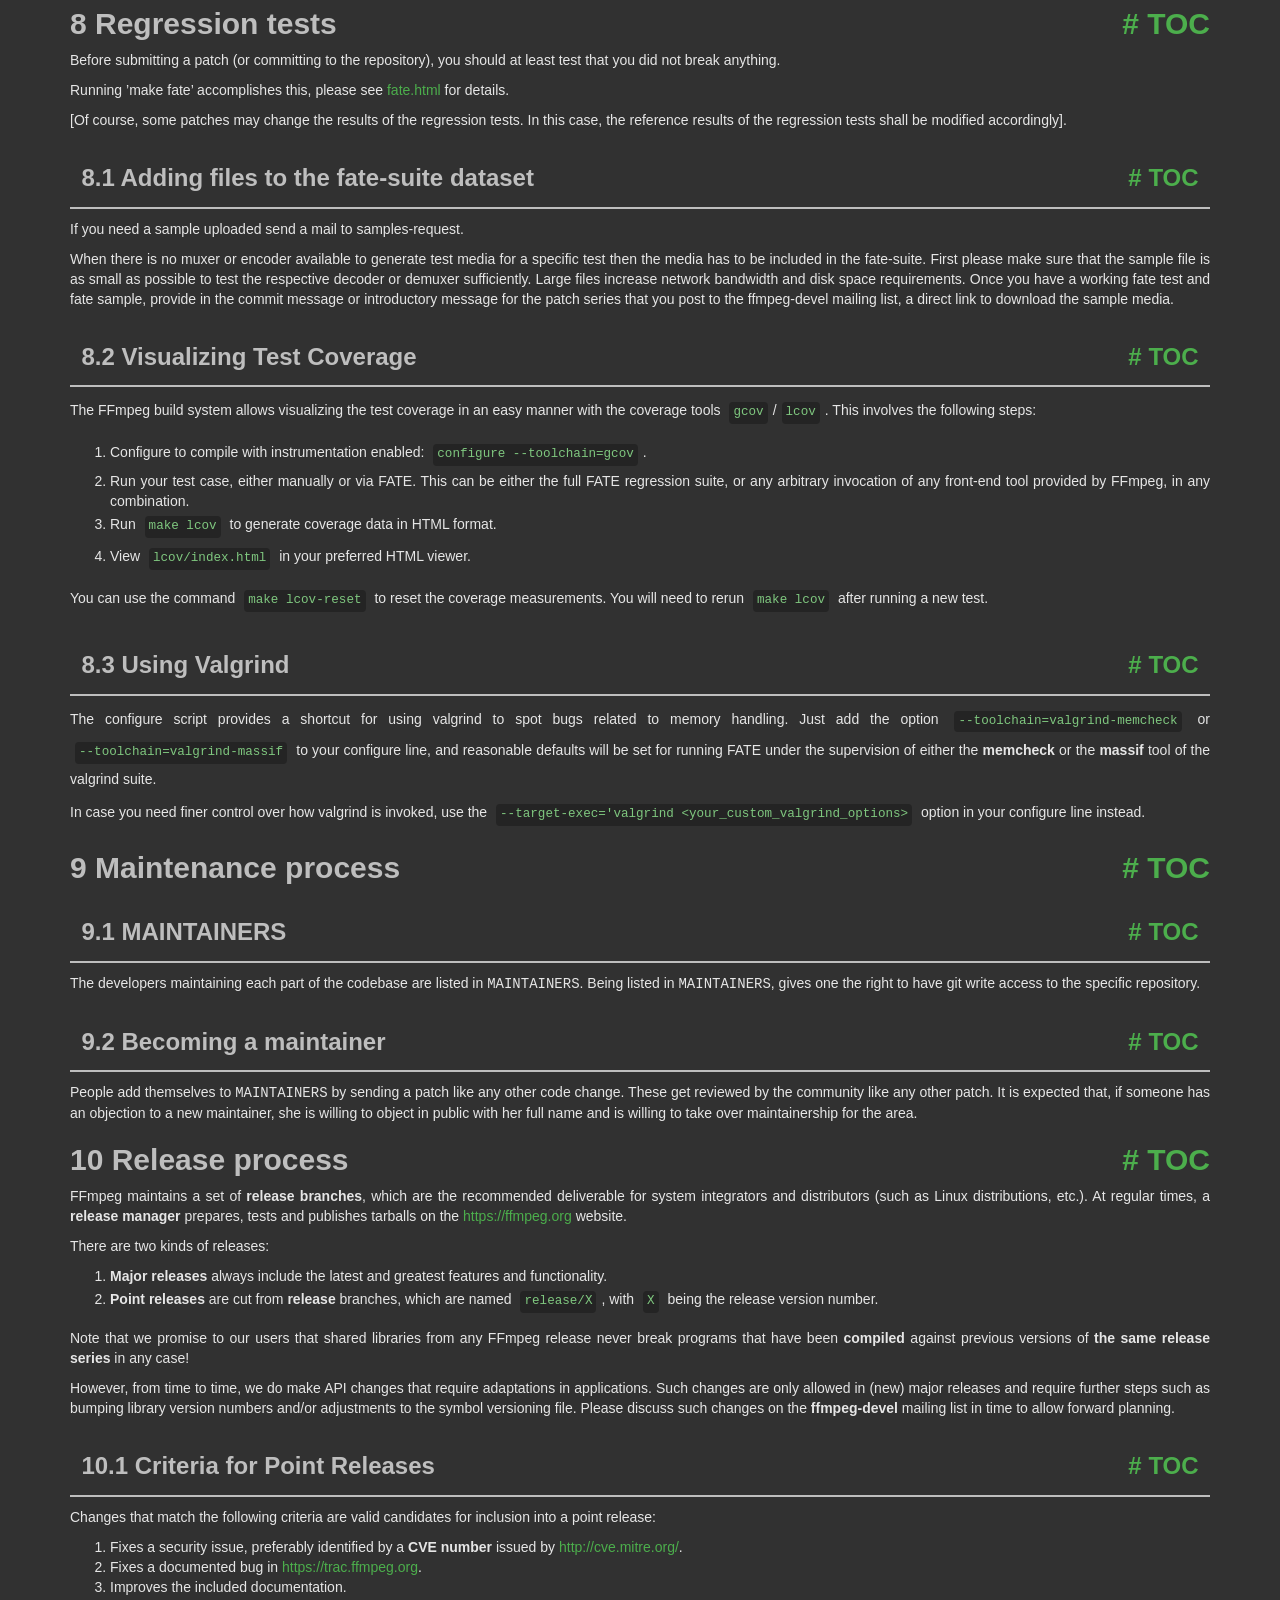
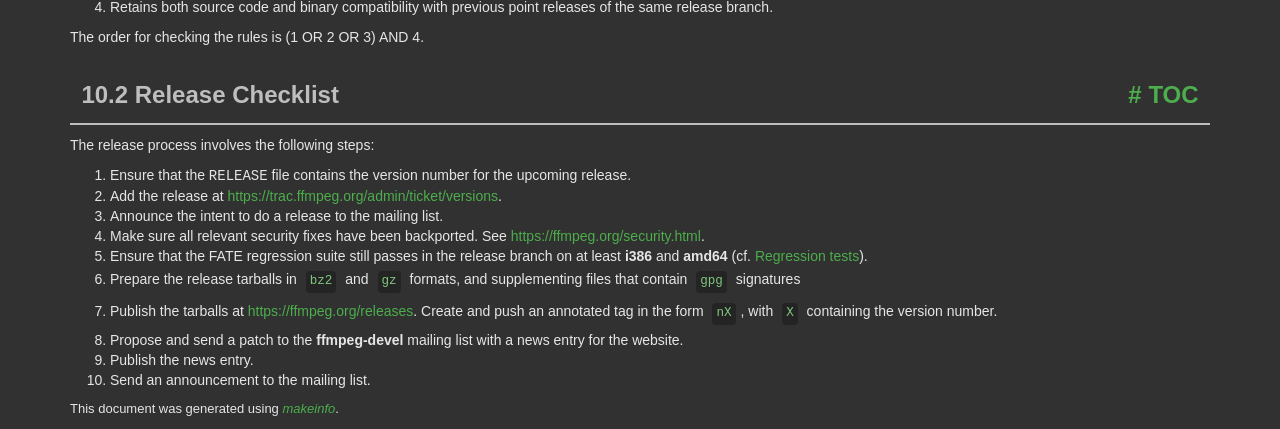
<file: Backend/ffmpeg/doc/developer.html>
<!DOCTYPE html PUBLIC "-//W3C//DTD HTML 4.01 Transitional//EN" "http://www.w3.org/TR/html4/loose.dtd">
<html>
<!-- Created by GNU Texinfo 7.2, https://www.gnu.org/software/texinfo/ -->
  <head>
    <meta charset="utf-8">
    <title>
      Developer Documentation
    </title>
    <meta name="viewport" content="width=device-width,initial-scale=1.0">
    <link rel="stylesheet" type="text/css" href="bootstrap.min.css">
    <link rel="stylesheet" type="text/css" href="style.min.css">
  </head>
  <body>
    <div class="container">
      <h1>
      Developer Documentation
      </h1>


<a name="SEC_Top"></a>

<div class="region-contents" id="SEC_Contents">
<h2 class="contents-heading">Table of Contents</h2>

<div class="contents">

<ul class="toc-numbered-mark">
  <li><a id="toc-Introduction" href="#Introduction">1 Introduction</a></li>
  <li><a id="toc-Coding-Rules" href="#Coding-Rules-1">2 Coding Rules</a>
  <ul class="toc-numbered-mark">
    <li><a id="toc-Language" href="#Language">2.1 Language</a>
    <ul class="toc-numbered-mark">
      <li><a id="toc-SIMD_002fDSP" href="#SIMD_002fDSP-1">2.1.1 SIMD/DSP</a></li>
      <li><a id="toc-Other-languages" href="#Other-languages">2.1.2 Other languages</a></li>
    </ul></li>
    <li><a id="toc-Code-formatting-conventions" href="#Code-formatting-conventions">2.2 Code formatting conventions</a>
    <ul class="toc-numbered-mark">
      <li><a id="toc-Examples" href="#Examples">2.2.1 Examples</a></li>
      <li><a id="toc-Vim-configuration" href="#Vim-configuration">2.2.2 Vim configuration</a></li>
      <li><a id="toc-Emacs-configuration" href="#Emacs-configuration">2.2.3 Emacs configuration</a></li>
    </ul></li>
    <li><a id="toc-Comments" href="#Comments">2.3 Comments</a></li>
    <li><a id="toc-Naming-conventions" href="#Naming-conventions-1">2.4 Naming conventions</a></li>
    <li><a id="toc-Miscellaneous-conventions" href="#Miscellaneous-conventions">2.5 Miscellaneous conventions</a></li>
  </ul></li>
  <li><a id="toc-Development-Policy" href="#Development-Policy-1">3 Development Policy</a>
  <ul class="toc-numbered-mark">
    <li><a id="toc-Code-behaviour" href="#Code-behaviour">3.1 Code behaviour</a></li>
    <li><a id="toc-Patches_002fCommitting" href="#Patches_002fCommitting">3.2 Patches/Committing</a></li>
    <li><a id="toc-Code" href="#Code">3.3 Code</a></li>
    <li><a id="toc-Library-public-interfaces" href="#Library-public-interfaces">3.4 Library public interfaces</a>
    <ul class="toc-numbered-mark">
      <li><a id="toc-Adding-new-interfaces" href="#Adding-new-interfaces">3.4.1 Adding new interfaces</a></li>
      <li><a id="toc-Removing-interfaces" href="#Removing-interfaces-1">3.4.2 Removing interfaces</a></li>
      <li><a id="toc-Major-version-bumps" href="#Major-version-bumps-1">3.4.3 Major version bumps</a></li>
    </ul></li>
    <li><a id="toc-Documentation_002fOther" href="#Documentation_002fOther">3.5 Documentation/Other</a></li>
  </ul></li>
  <li><a id="toc-Submitting-patches" href="#Submitting-patches-1">4 Submitting patches</a></li>
  <li><a id="toc-New-codecs-or-formats-checklist" href="#New-codecs-or-formats-checklist">5 New codecs or formats checklist</a></li>
  <li><a id="toc-Patch-submission-checklist" href="#Patch-submission-checklist">6 Patch submission checklist</a></li>
  <li><a id="toc-Patch-review-process" href="#Patch-review-process">7 Patch review process</a></li>
  <li><a id="toc-Regression-tests" href="#Regression-tests-1">8 Regression tests</a>
  <ul class="toc-numbered-mark">
    <li><a id="toc-Adding-files-to-the-fate_002dsuite-dataset" href="#Adding-files-to-the-fate_002dsuite-dataset">8.1 Adding files to the fate-suite dataset</a></li>
    <li><a id="toc-Visualizing-Test-Coverage" href="#Visualizing-Test-Coverage">8.2 Visualizing Test Coverage</a></li>
    <li><a id="toc-Using-Valgrind" href="#Using-Valgrind">8.3 Using Valgrind</a></li>
  </ul></li>
  <li><a id="toc-Maintenance-process" href="#Maintenance-process">9 Maintenance process</a>
  <ul class="toc-numbered-mark">
    <li><a id="toc-MAINTAINERS" href="#MAINTAINERS-1">9.1 MAINTAINERS</a></li>
    <li><a id="toc-Becoming-a-maintainer" href="#Becoming-a-maintainer-1">9.2 Becoming a maintainer</a></li>
  </ul></li>
  <li><a id="toc-Release-process" href="#Release-process-1">10 Release process</a>
  <ul class="toc-numbered-mark">
    <li><a id="toc-Criteria-for-Point-Releases" href="#Criteria-for-Point-Releases-1">10.1 Criteria for Point Releases</a></li>
    <li><a id="toc-Release-Checklist" href="#Release-Checklist">10.2 Release Checklist</a></li>
  </ul></li>
</ul>
</div>
</div>

<a name="Introduction"></a>
<h2 class="chapter">1 Introduction<span class="pull-right"><a class="anchor hidden-xs" href="#Introduction" aria-hidden="true">#</a> <a class="anchor hidden-xs"href="#toc-Introduction" aria-hidden="true">TOC</a></span></h2>

<p>This text is concerned with the development <em class="emph">of</em> FFmpeg itself. Information
on using the FFmpeg libraries in other programs can be found elsewhere, e.g. in:
</p><ul class="itemize mark-bullet">
<li>the installed header files
</li><li><a class="url" href="http://ffmpeg.org/doxygen/trunk/index.html">the Doxygen documentation</a>
generated from the headers
</li><li>the examples under <samp class="file">doc/examples</samp>
</li></ul>

<p>For more detailed legal information about the use of FFmpeg in
external programs read the <samp class="file">LICENSE</samp> file in the source tree and
consult <a class="url" href="https://ffmpeg.org/legal.html">https://ffmpeg.org/legal.html</a>.
</p>
<p>If you modify FFmpeg code for your own use case, you are highly encouraged to
<em class="emph">submit your changes back to us</em>, using this document as a guide. There are
both pragmatic and ideological reasons to do so:
</p><ul class="itemize mark-bullet">
<li>Maintaining external changes to keep up with upstream development is
time-consuming and error-prone. With your code in the main tree, it will be
maintained by FFmpeg developers.
</li><li>FFmpeg developers include leading experts in the field who can find bugs or
design flaws in your code.
</li><li>By supporting the project you find useful you ensure it continues to be
maintained and developed.
</li></ul>

<p>All proposed code changes should be submitted for review to
<a class="url" href="mailto:ffmpeg-devel@ffmpeg.org">the development mailing list</a>, as
described in more detail in the <a class="ref" href="#Submitting-patches">Submitting patches</a> chapter. The code
should comply with the <a class="ref" href="#Development-Policy">Development Policy</a> and follow the <a class="ref" href="#Coding-Rules">Coding Rules</a>.
The developer making the commit and the author are responsible for their changes
and should try to fix issues their commit causes.
</p>
<a class="anchor" id="Coding-Rules"></a><a name="Coding-Rules-1"></a>
<h2 class="chapter">2 Coding Rules<span class="pull-right"><a class="anchor hidden-xs" href="#Coding-Rules" aria-hidden="true">#</a> <a class="anchor hidden-xs"href="#toc-Coding-Rules" aria-hidden="true">TOC</a></span></h2>

<a name="Language"></a>
<h3 class="section">2.1 Language<span class="pull-right"><a class="anchor hidden-xs" href="#Language" aria-hidden="true">#</a> <a class="anchor hidden-xs"href="#toc-Language" aria-hidden="true">TOC</a></span></h3>

<p>FFmpeg is mainly programmed in the ISO C11 language, except for the public
headers which must stay C99 compatible.
</p>
<p>Compiler-specific extensions may be used with good reason, but must not be
depended on, i.e. the code must still compile and work with compilers lacking
the extension.
</p>
<p>The following C99 features must not be used anywhere in the codebase:
</p><ul class="itemize mark-bullet">
<li>variable-length arrays;

</li><li>complex numbers;
</li></ul>

<a name="SIMD_002fDSP-1"></a>
<h4 class="subsection">2.1.1 SIMD/DSP<span class="pull-right"><a class="anchor hidden-xs" href="#SIMD_002fDSP" aria-hidden="true">#</a> <a class="anchor hidden-xs"href="#toc-SIMD_002fDSP" aria-hidden="true">TOC</a></span></h4>
<a class="anchor" id="SIMD_002fDSP"></a>
<p>As modern compilers are unable to generate efficient SIMD or other
performance-critical DSP code from plain C, handwritten assembly is used.
Usually such code is isolated in a separate function. Then the standard approach
is writing multiple versions of this function – a plain C one that works
everywhere and may also be useful for debugging, and potentially multiple
architecture-specific optimized implementations. Initialization code then
chooses the best available version at runtime and loads it into a function
pointer; the function in question is then always called through this pointer.
</p>
<p>The specific syntax used for writing assembly is:
</p><ul class="itemize mark-bullet">
<li>NASM on x86;

</li><li>GAS on ARM and RISC-V.
</li></ul>

<p>A unit testing framework for assembly called <code class="code">checkasm</code> lives under
<samp class="file">tests/checkasm</samp>. All new assembly should come with <code class="code">checkasm</code> tests;
adding tests for existing assembly that lacks them is also strongly encouraged.
</p>
<a name="Other-languages"></a>
<h4 class="subsection">2.1.2 Other languages<span class="pull-right"><a class="anchor hidden-xs" href="#Other-languages" aria-hidden="true">#</a> <a class="anchor hidden-xs"href="#toc-Other-languages" aria-hidden="true">TOC</a></span></h4>

<p>Other languages than C may be used in special cases:
</p><ul class="itemize mark-bullet">
<li>Compiler intrinsics or inline assembly when the code in question cannot be
written in the standard way described in the <a class="ref" href="#SIMD_002fDSP">SIMD/DSP</a> section. This
typically applies to code that needs to be inlined.

</li><li>Objective-C where required for interacting with macOS-specific interfaces.
</li></ul>

<a name="Code-formatting-conventions"></a>
<h3 class="section">2.2 Code formatting conventions<span class="pull-right"><a class="anchor hidden-xs" href="#Code-formatting-conventions" aria-hidden="true">#</a> <a class="anchor hidden-xs"href="#toc-Code-formatting-conventions" aria-hidden="true">TOC</a></span></h3>

<p>There are the following guidelines regarding the code style in files:
</p>
<ul class="itemize mark-bullet">
<li>Indent size is 4.

</li><li>The TAB character is forbidden outside of Makefiles as is any
form of trailing whitespace. Commits containing either will be
rejected by the git repository.

</li><li>You should try to limit your code lines to 80 characters; however, do so if
and only if this improves readability.

</li><li>K&amp;R coding style is used.
</li></ul>
<p>The presentation is one inspired by &rsquo;indent -i4 -kr -nut&rsquo;.
</p>
<a name="Examples"></a>
<h4 class="subsection">2.2.1 Examples<span class="pull-right"><a class="anchor hidden-xs" href="#Examples" aria-hidden="true">#</a> <a class="anchor hidden-xs"href="#toc-Examples" aria-hidden="true">TOC</a></span></h4>
<p>Some notable examples to illustrate common code style in FFmpeg:
</p>
<ul class="itemize mark-bullet">
<li>Space around assignments and after
<code class="code">if</code>/<code class="code">do</code>/<code class="code">while</code>/<code class="code">for</code> keywords:

<div class="example user-c user-good">
<pre class="example-preformatted">// Good
if (condition)
    av_foo();
</pre></div>

<div class="example user-c user-good">
<pre class="example-preformatted">// Good
for (size_t i = 0; i &lt; len; i++)
    av_bar(i);
</pre></div>

<div class="example user-c user-good">
<pre class="example-preformatted">// Good
size_t size = 0;
</pre></div>

<p>However no spaces between the parentheses and condition, unless it helps
readability of complex conditions, so the following should not be done:
</p>
<div class="example user-c user-bad">
<pre class="example-preformatted">// Bad style
if ( condition )
    av_foo();
</pre></div>

</li><li>No unnecessary parentheses, unless it helps readability:

<div class="example user-c user-good">
<pre class="example-preformatted">// Good
int fields = ilace ? 2 : 1;
</pre></div>

</li><li>Don&rsquo;t wrap single-line blocks in braces. Use braces only if there is an accompanying else statement. This keeps future code changes easier to keep track of.

<div class="example user-c user-good">
<pre class="example-preformatted">// Good
if (bits_pixel == 24) {
    avctx-&gt;pix_fmt = AV_PIX_FMT_BGR24;
} else if (bits_pixel == 8) {
    avctx-&gt;pix_fmt = AV_PIX_FMT_GRAY8;
} else
    return AVERROR_INVALIDDATA;

</pre></div>

</li><li>Avoid assignments in conditions where it makes sense:

<div class="example user-c user-good">
<pre class="example-preformatted">// Good
video_enc-&gt;chroma_intra_matrix = av_mallocz(sizeof(*video_enc-&gt;chroma_intra_matrix) * 64)
if (!video_enc-&gt;chroma_intra_matrix)
    return AVERROR(ENOMEM);
</pre></div>

<div class="example user-c user-bad">
<pre class="example-preformatted">// Bad style
if (!(video_enc-&gt;chroma_intra_matrix = av_mallocz(sizeof(*video_enc-&gt;chroma_intra_matrix) * 64)))
    return AVERROR(ENOMEM);
</pre></div>

<div class="example user-c user-good">
<pre class="example-preformatted">// Ok
while ((entry = av_dict_iterate(options, entry)))
    av_log(ctx, AV_LOG_INFO, &quot;Item '%s': '%s'\n&quot;, entry-&gt;key, entry-&gt;value);
</pre></div>

</li><li>When declaring a pointer variable, the <code class="code">*</code> goes with the variable not the type:

<div class="example user-c user-good">
<pre class="example-preformatted">// Good
AVStream *stream;
</pre></div>

<div class="example user-c user-bad">
<pre class="example-preformatted">// Bad style
AVStream* stream;
</pre></div>

</li></ul>

<p>If you work on a file that does not follow these guidelines consistently,
change the parts that you are editing to follow these guidelines but do
not make unrelated changes in the file to make it conform to these.
</p>
<a name="Vim-configuration"></a>
<h4 class="subsection">2.2.2 Vim configuration<span class="pull-right"><a class="anchor hidden-xs" href="#Vim-configuration" aria-hidden="true">#</a> <a class="anchor hidden-xs"href="#toc-Vim-configuration" aria-hidden="true">TOC</a></span></h4>
<p>In order to configure Vim to follow FFmpeg formatting conventions, paste
the following snippet into your <samp class="file">.vimrc</samp>:
</p><div class="example">
<pre class="example-preformatted">&quot; indentation rules for FFmpeg: 4 spaces, no tabs
set expandtab
set shiftwidth=4
set softtabstop=4
set cindent
set cinoptions=(0
&quot; Allow tabs in Makefiles.
autocmd FileType make,automake set noexpandtab shiftwidth=8 softtabstop=8
&quot; Trailing whitespace and tabs are forbidden, so highlight them.
highlight ForbiddenWhitespace ctermbg=red guibg=red
match ForbiddenWhitespace /\s\+$\|\t/
&quot; Do not highlight spaces at the end of line while typing on that line.
autocmd InsertEnter * match ForbiddenWhitespace /\t\|\s\+\%#\@&lt;!$/
</pre></div>

<a name="Emacs-configuration"></a>
<h4 class="subsection">2.2.3 Emacs configuration<span class="pull-right"><a class="anchor hidden-xs" href="#Emacs-configuration" aria-hidden="true">#</a> <a class="anchor hidden-xs"href="#toc-Emacs-configuration" aria-hidden="true">TOC</a></span></h4>
<p>For Emacs, add these roughly equivalent lines to your <samp class="file">.emacs.d/init.el</samp>:
</p><div class="example lisp">
<pre class="lisp-preformatted">(c-add-style &quot;ffmpeg&quot;
             '(&quot;k&amp;r&quot;
               (c-basic-offset . 4)
               (indent-tabs-mode . nil)
               (show-trailing-whitespace . t)
               (c-offsets-alist
                (statement-cont . (c-lineup-assignments +)))
               )
             )
(setq c-default-style &quot;ffmpeg&quot;)
</pre></div>

<a name="Comments"></a>
<h3 class="section">2.3 Comments<span class="pull-right"><a class="anchor hidden-xs" href="#Comments" aria-hidden="true">#</a> <a class="anchor hidden-xs"href="#toc-Comments" aria-hidden="true">TOC</a></span></h3>
<p>Use the JavaDoc/Doxygen  format (see examples below) so that code documentation
can be generated automatically. All nontrivial functions should have a comment
above them explaining what the function does, even if it is just one sentence.
All structures and their member variables should be documented, too.
</p>
<p>Avoid Qt-style and similar Doxygen syntax with <code class="code">!</code> in it, i.e. replace
<code class="code">//!</code> with <code class="code">///</code> and similar.  Also @ syntax should be employed
for markup commands, i.e. use <code class="code">@param</code> and not <code class="code">\param</code>.
</p>
<div class="example">
<pre class="example-preformatted">/**
 * @file
 * MPEG codec.
 * @author ...
 */

/**
 * Summary sentence.
 * more text ...
 * ...
 */
typedef struct Foobar {
    int var1; /**&lt; var1 description */
    int var2; ///&lt; var2 description
    /** var3 description */
    int var3;
} Foobar;

/**
 * Summary sentence.
 * more text ...
 * ...
 * @param my_parameter description of my_parameter
 * @return return value description
 */
int myfunc(int my_parameter)
...
</pre></div>

<a class="anchor" id="Naming-conventions"></a><a name="Naming-conventions-1"></a>
<h3 class="section">2.4 Naming conventions<span class="pull-right"><a class="anchor hidden-xs" href="#Naming-conventions" aria-hidden="true">#</a> <a class="anchor hidden-xs"href="#toc-Naming-conventions" aria-hidden="true">TOC</a></span></h3>

<p>Names of functions, variables, and struct members must be lowercase, using
underscores (_) to separate words. For example, &lsquo;<samp class="samp">avfilter_get_video_buffer</samp>&rsquo;
is an acceptable function name and &lsquo;<samp class="samp">AVFilterGetVideo</samp>&rsquo; is not.
</p>
<p>Struct, union, enum, and typedeffed type names must use CamelCase. All structs
and unions should be typedeffed to the same name as the struct/union tag, e.g.
<code class="code">typedef struct AVFoo { ... } AVFoo;</code>. Enums are typically not
typedeffed.
</p>
<p>Enumeration constants and macros must be UPPERCASE, except for macros
masquerading as functions, which should use the function naming convention.
</p>
<p>All identifiers in the libraries should be namespaced as follows:
</p><ul class="itemize mark-bullet">
<li>No namespacing for identifiers with file and lower scope (e.g. local variables,
static functions), and struct and union members,

</li><li>The <code class="code">ff_</code> prefix must be used for variables and functions visible outside
of file scope, but only used internally within a single library, e.g.
&lsquo;<samp class="samp">ff_w64_demuxer</samp>&rsquo;. This prevents name collisions when FFmpeg is statically
linked.

</li><li>For variables and functions visible outside of file scope, used internally
across multiple libraries, use <code class="code">avpriv_</code> as prefix, for example,
&lsquo;<samp class="samp">avpriv_report_missing_feature</samp>&rsquo;.

</li><li>All other internal identifiers, like private type or macro names, should be
namespaced only to avoid possible internal conflicts. E.g. <code class="code">H264_NAL_SPS</code>
vs. <code class="code">HEVC_NAL_SPS</code>.

</li><li>Each library has its own prefix for public symbols, in addition to the
commonly used <code class="code">av_</code> (<code class="code">avformat_</code> for libavformat,
<code class="code">avcodec_</code> for libavcodec, <code class="code">swr_</code> for libswresample, etc).
Check the existing code and choose names accordingly.

</li><li>Other public identifiers (struct, union, enum, macro, type names) must use their
library&rsquo;s public prefix (<code class="code">AV</code>, <code class="code">Sws</code>, or <code class="code">Swr</code>).
</li></ul>

<p>Furthermore, name space reserved for the system should not be invaded.
Identifiers ending in <code class="code">_t</code> are reserved by
<a class="url" href="http://pubs.opengroup.org/onlinepubs/007904975/functions/xsh_chap02_02.html#tag_02_02_02">POSIX</a>.
Also avoid names starting with <code class="code">__</code> or <code class="code">_</code> followed by an uppercase
letter as they are reserved by the C standard. Names starting with <code class="code">_</code>
are reserved at the file level and may not be used for externally visible
symbols. If in doubt, just avoid names starting with <code class="code">_</code> altogether.
</p>
<a name="Miscellaneous-conventions"></a>
<h3 class="section">2.5 Miscellaneous conventions<span class="pull-right"><a class="anchor hidden-xs" href="#Miscellaneous-conventions" aria-hidden="true">#</a> <a class="anchor hidden-xs"href="#toc-Miscellaneous-conventions" aria-hidden="true">TOC</a></span></h3>

<ul class="itemize mark-bullet">
<li>Casts should be used only when necessary. Unneeded parentheses
should also be avoided if they don&rsquo;t make the code easier to understand.
</li></ul>

<a class="anchor" id="Development-Policy"></a><a name="Development-Policy-1"></a>
<h2 class="chapter">3 Development Policy<span class="pull-right"><a class="anchor hidden-xs" href="#Development-Policy" aria-hidden="true">#</a> <a class="anchor hidden-xs"href="#toc-Development-Policy" aria-hidden="true">TOC</a></span></h2>

<a name="Code-behaviour"></a>
<h3 class="section">3.1 Code behaviour<span class="pull-right"><a class="anchor hidden-xs" href="#Code-behaviour" aria-hidden="true">#</a> <a class="anchor hidden-xs"href="#toc-Code-behaviour" aria-hidden="true">TOC</a></span></h3>

<a name="Correctness"></a>
<p>The code must be valid. It must not crash, abort, access invalid pointers, leak
memory, cause data races or signed integer overflow, or otherwise cause
undefined behaviour. Error codes should be checked and, when applicable,
forwarded to the caller.
</p>
<a name="Thread_002d-and-library_002dsafety"></a>
<p>Our libraries may be called by multiple independent callers in the same process.
These calls may happen from any number of threads and the different call sites
may not be aware of each other - e.g. a user program may be calling our
libraries directly, and use one or more libraries that also call our libraries.
The code must behave correctly under such conditions.
</p>
<a name="Robustness"></a>
<p>The code must treat as untrusted any bytestream received from a caller or read
from a file, network, etc. It must not misbehave when arbitrary data is sent to
it - typically it should print an error message and return
<code class="code">AVERROR_INVALIDDATA</code> on encountering invalid input data.
</p>
<a name="Memory-allocation"></a>
<p>The code must use the <code class="code">av_malloc()</code> family of functions from
<samp class="file">libavutil/mem.h</samp> to perform all memory allocation, except in special cases
(e.g. when interacting with an external library that requires a specific
allocator to be used).
</p>
<p>All allocations should be checked and <code class="code">AVERROR(ENOMEM)</code> returned on
failure. A common mistake is that error paths leak memory - make sure that does
not happen.
</p>
<a name="stdio"></a>
<p>Our libraries must not access the stdio streams stdin/stdout/stderr directly
(e.g. via <code class="code">printf()</code> family of functions), as that is not library-safe. For
logging, use <code class="code">av_log()</code>.
</p>
<a name="Patches_002fCommitting"></a>
<h3 class="section">3.2 Patches/Committing<span class="pull-right"><a class="anchor hidden-xs" href="#Patches_002fCommitting" aria-hidden="true">#</a> <a class="anchor hidden-xs"href="#toc-Patches_002fCommitting" aria-hidden="true">TOC</a></span></h3>
<a name="Licenses-for-patches-must-be-compatible-with-FFmpeg_002e"></a>
<p>Contributions should be licensed under the
<a class="uref" href="http://www.gnu.org/licenses/lgpl-2.1.html">LGPL 2.1</a>,
including an &quot;or any later version&quot; clause, or, if you prefer
a gift-style license, the
<a class="uref" href="http://opensource.org/licenses/isc-license.txt">ISC</a> or
<a class="uref" href="http://mit-license.org/">MIT</a> license.
<a class="uref" href="http://www.gnu.org/licenses/gpl-2.0.html">GPL 2</a> including
an &quot;or any later version&quot; clause is also acceptable, but LGPL is
preferred.
If you add a new file, give it a proper license header. Do not copy and
paste it from a random place, use an existing file as template.
</p>
<a name="You-must-not-commit-code-which-breaks-FFmpeg_0021"></a>
<p>This means unfinished code which is enabled and breaks compilation,
or compiles but does not work/breaks the regression tests. Code which
is unfinished but disabled may be permitted under-circumstances, like
missing samples or an implementation with a small subset of features.
Always check the mailing list for any reviewers with issues and test
FATE before you push.
</p>
<a name="Commit-messages"></a>
<p>Commit messages are highly important tools for informing other developers on
what a given change does and why. Every commit must always have a properly
filled out commit message with the following format:
</p><div class="example">
<pre class="example-preformatted">area changed: short 1 line description

details describing what and why and giving references.
</pre></div>

<p>If the commit addresses a known bug on our bug tracker or other external issue
(e.g. CVE), the commit message should include the relevant bug ID(s) or other
external identifiers. Note that this should be done in addition to a proper
explanation and not instead of it. Comments such as &quot;fixed!&quot; or &quot;Changed it.&quot;
are not acceptable.
</p>
<p>When applying patches that have been discussed at length on the mailing list,
reference the thread in the commit message.
</p>
<a name="Testing-must-be-adequate-but-not-excessive_002e"></a>
<p>If it works for you, others, and passes FATE then it should be OK to commit
it, provided it fits the other committing criteria. You should not worry about
over-testing things. If your code has problems (portability, triggers
compiler bugs, unusual environment etc) they will be reported and eventually
fixed.
</p>
<a name="Do-not-commit-unrelated-changes-together_002e"></a>
<p>They should be split them into self-contained pieces. Also do not forget
that if part B depends on part A, but A does not depend on B, then A can
and should be committed first and separate from B. Keeping changes well
split into self-contained parts makes reviewing and understanding them on
the commit log mailing list easier. This also helps in case of debugging
later on.
Also if you have doubts about splitting or not splitting, do not hesitate to
ask/discuss it on the developer mailing list.
</p>
<a name="Cosmetic-changes-should-be-kept-in-separate-patches_002e"></a>
<p>We refuse source indentation and other cosmetic changes if they are mixed
with functional changes, such commits will be rejected and removed. Every
developer has his own indentation style, you should not change it. Of course
if you (re)write something, you can use your own style, even though we would
prefer if the indentation throughout FFmpeg was consistent (Many projects
force a given indentation style - we do not.). If you really need to make
indentation changes (try to avoid this), separate them strictly from real
changes.
</p>
<p>NOTE: If you had to put if(){ .. } over a large (&gt; 5 lines) chunk of code,
then either do NOT change the indentation of the inner part within (do not
move it to the right)! or do so in a separate commit
</p>
<a name="Credit-the-author-of-the-patch_002e"></a>
<p>Make sure the author of the commit is set correctly. (see git commit &ndash;author)
If you apply a patch, send an
answer to ffmpeg-devel (or wherever you got the patch from) saying that
you applied the patch.
</p>
<a name="Credit-any-researchers"></a>
<p>If a commit/patch fixes an issues found by some researcher, always credit the
researcher in the commit message for finding/reporting the issue.
</p>
<a name="Always-wait-long-enough-before-pushing-changes"></a>
<p>Do NOT commit to code actively maintained by others without permission.
Send a patch to ffmpeg-devel. If no one answers within a reasonable
time-frame (12h for build failures and security fixes, 3 days small changes,
1 week for big patches) then commit your patch if you think it is OK.
Also note, the maintainer can simply ask for more time to review!
</p>
<a name="Code"></a>
<h3 class="section">3.3 Code<span class="pull-right"><a class="anchor hidden-xs" href="#Code" aria-hidden="true">#</a> <a class="anchor hidden-xs"href="#toc-Code" aria-hidden="true">TOC</a></span></h3>
<a name="Warnings-for-correct-code-may-be-disabled-if-there-is-no-other-option_002e"></a>
<p>Compiler warnings indicate potential bugs or code with bad style. If a type of
warning always points to correct and clean code, that warning should
be disabled, not the code changed.
Thus the remaining warnings can either be bugs or correct code.
If it is a bug, the bug has to be fixed. If it is not, the code should
be changed to not generate a warning unless that causes a slowdown
or obfuscates the code.
</p>
<a name="Library-public-interfaces"></a>
<h3 class="section">3.4 Library public interfaces<span class="pull-right"><a class="anchor hidden-xs" href="#Library-public-interfaces" aria-hidden="true">#</a> <a class="anchor hidden-xs"href="#toc-Library-public-interfaces" aria-hidden="true">TOC</a></span></h3>
<p>Every library in FFmpeg provides a set of public APIs in its installed headers,
which are those listed in the variable <code class="code">HEADERS</code> in that library&rsquo;s
<samp class="file">Makefile</samp>. All identifiers defined in those headers (except for those
explicitly documented otherwise), and corresponding symbols exported from
compiled shared or static libraries are considered public interfaces and must
comply with the API and ABI compatibility rules described in this section.
</p>
<p>Public APIs must be backward compatible within a given major version. I.e. any
valid user code that compiles and works with a given library version must still
compile and work with any later version, as long as the major version number is
unchanged. &quot;Valid user code&quot; here means code that is calling our APIs in a
documented and/or intended manner and is not relying on any undefined behavior.
Incrementing the major version may break backward compatibility, but only to the
extent described in <a class="ref" href="#Major-version-bumps">Major version bumps</a>.
</p>
<p>We also guarantee backward ABI compatibility for shared and static libraries.
I.e. it should be possible to replace a shared or static build of our library
with a build of any later version (re-linking the user binary in the static
case) without breaking any valid user binaries, as long as the major version
number remains unchanged.
</p>
<a name="Adding-new-interfaces"></a>
<h4 class="subsection">3.4.1 Adding new interfaces<span class="pull-right"><a class="anchor hidden-xs" href="#Adding-new-interfaces" aria-hidden="true">#</a> <a class="anchor hidden-xs"href="#toc-Adding-new-interfaces" aria-hidden="true">TOC</a></span></h4>
<p>Any new public identifiers in installed headers are considered new API - this
includes new functions, structs, macros, enum values, typedefs, new fields in
existing structs, new installed headers, etc. Consider the following
guidelines when adding new APIs.
</p>
<a name="Motivation"></a>
<p>While new APIs can be added relatively easily, changing or removing them is much
harder due to abovementioned compatibility requirements. You should then
consider carefully whether the functionality you are adding really needs to be
exposed to our callers as new public API.
</p>
<p>Your new API should have at least one well-established use case outside of the
library that cannot be easily achieved with existing APIs. Every library in
FFmpeg also has a defined scope - your new API must fit within it.
</p>
<a name="Replacing-existing-APIs"></a>
<p>If your new API is replacing an existing one, it should be strictly superior to
it, so that the advantages of using the new API outweigh the cost to the
callers of changing their code. After adding the new API you should then
deprecate the old one and schedule it for removal, as described in
<a class="ref" href="#Removing-interfaces">Removing interfaces</a>.
</p>
<p>If you deem an existing API deficient and want to fix it, the preferred approach
in most cases is to add a differently-named replacement and deprecate the
existing API rather than modify it. It is important to make the changes visible
to our callers (e.g. through compile- or run-time deprecation warnings) and make
it clear how to transition to the new API (e.g. in the Doxygen documentation or
on the wiki).
</p>
<a name="API-design"></a>
<p>The FFmpeg libraries are used by a variety of callers to perform a wide range of
multimedia-related processing tasks. You should therefore - within reason - try
to design your new API for the broadest feasible set of use cases and avoid
unnecessarily limiting it to a specific type of callers (e.g. just media
playback or just transcoding).
</p>
<a name="Consistency"></a>
<p>Check whether similar APIs already exist in FFmpeg. If they do, try to model
your new addition on them to achieve better overall consistency.
</p>
<p>The naming of your new identifiers should follow the <a class="ref" href="#Naming-conventions">Naming conventions</a>
and be aligned with other similar APIs, if applicable.
</p>
<a name="Extensibility"></a>
<p>You should also consider how your API might be extended in the future in a
backward-compatible way. If you are adding a new struct <code class="code">AVFoo</code>, the
standard approach is requiring the caller to always allocate it through a
constructor function, typically named <code class="code">av_foo_alloc()</code>. This way new fields
may be added to the end of the struct without breaking ABI compatibility.
Typically you will also want a destructor - <code class="code">av_foo_free(AVFoo**)</code> that
frees the indirectly supplied object (and its contents, if applicable) and
writes <code class="code">NULL</code> to the supplied pointer, thus eliminating the potential
dangling pointer in the caller&rsquo;s memory.
</p>
<p>If you are adding new functions, consider whether it might be desirable to tweak
their behavior in the future - you may want to add a flags argument, even though
it would be unused initially.
</p>
<a name="Documentation"></a>
<p>All new APIs must be documented as Doxygen-formatted comments above the
identifiers you add to the public headers. You should also briefly mention the
change in <samp class="file">doc/APIchanges</samp>.
</p>
<a name="Bump-the-version"></a>
<p>Backward-incompatible API or ABI changes require incrementing (bumping) the
major version number, as described in <a class="ref" href="#Major-version-bumps">Major version bumps</a>. Major
bumps are significant events that happen on a schedule - so if your change
strictly requires one you should add it under <code class="code">#if</code> preprocessor guards that
disable it until the next major bump happens.
</p>
<p>New APIs that can be added without breaking API or ABI compatibility require
bumping the minor version number.
</p>
<p>Incrementing the third (micro) version component means a noteworthy binary
compatible change (e.g. encoder bug fix that matters for the decoder). The third
component always starts at 100 to distinguish FFmpeg from Libav.
</p>
<a class="anchor" id="Removing-interfaces"></a><a name="Removing-interfaces-1"></a>
<h4 class="subsection">3.4.2 Removing interfaces<span class="pull-right"><a class="anchor hidden-xs" href="#Removing-interfaces" aria-hidden="true">#</a> <a class="anchor hidden-xs"href="#toc-Removing-interfaces" aria-hidden="true">TOC</a></span></h4>
<p>Due to abovementioned compatibility guarantees, removing APIs is an involved
process that should only be undertaken with good reason. Typically a deficient,
restrictive, or otherwise inadequate API is replaced by a superior one, though
it does at times happen that we remove an API without any replacement (e.g. when
the feature it provides is deemed not worth the maintenance effort, out of scope
of the project, fundamentally flawed, etc.).
</p>
<p>The removal has two steps - first the API is deprecated and scheduled for
removal, but remains present and functional. The second step is actually
removing the API - this is described in <a class="ref" href="#Major-version-bumps">Major version bumps</a>.
</p>
<p>To deprecate an API you should signal to our users that they should stop using
it. E.g. if you intend to remove struct members or functions, you should mark
them with <code class="code">attribute_deprecated</code>. When this cannot be done, it may be
possible to detect the use of the deprecated API at runtime and print a warning
(though take care not to print it too often). You should also document the
deprecation (and the replacement, if applicable) in the relevant Doxygen
documentation block.
</p>
<p>Finally, you should define a deprecation guard along the lines of
<code class="code">#define FF_API_&lt;FOO&gt; (LIBAVBAR_VERSION_MAJOR &lt; XX)</code> (where XX is the major
version in which the API will be removed) in <samp class="file">libavbar/version_major.h</samp>
(<samp class="file">version.h</samp> in case of <code class="code">libavutil</code>). Then wrap all uses of the
deprecated API in <code class="code">#if FF_API_&lt;FOO&gt; .... #endif</code>, so that the code will
automatically get disabled once the major version reaches XX. You can also use
<code class="code">FF_DISABLE_DEPRECATION_WARNINGS</code> and <code class="code">FF_ENABLE_DEPRECATION_WARNINGS</code>
to suppress compiler deprecation warnings inside these guards. You should test
that the code compiles and works with the guard macro evaluating to both true
and false.
</p>
<a class="anchor" id="Major-version-bumps"></a><a name="Major-version-bumps-1"></a>
<h4 class="subsection">3.4.3 Major version bumps<span class="pull-right"><a class="anchor hidden-xs" href="#Major-version-bumps" aria-hidden="true">#</a> <a class="anchor hidden-xs"href="#toc-Major-version-bumps" aria-hidden="true">TOC</a></span></h4>
<p>A major version bump signifies an API and/or ABI compatibility break. To reduce
the negative effects on our callers, who are required to adapt their code,
backward-incompatible changes during a major bump should be limited to:
</p><ul class="itemize mark-bullet">
<li>Removing previously deprecated APIs.

</li><li>Performing ABI- but not API-breaking changes, like reordering struct contents.
</li></ul>

<a name="Documentation_002fOther"></a>
<h3 class="section">3.5 Documentation/Other<span class="pull-right"><a class="anchor hidden-xs" href="#Documentation_002fOther" aria-hidden="true">#</a> <a class="anchor hidden-xs"href="#toc-Documentation_002fOther" aria-hidden="true">TOC</a></span></h3>
<a name="Subscribe-to-the-ffmpeg_002ddevel-mailing-list_002e"></a>
<p>It is important to be subscribed to the
<a class="uref" href="https://lists.ffmpeg.org/mailman/listinfo/ffmpeg-devel">ffmpeg-devel</a>
mailing list. Almost any non-trivial patch is to be sent there for review.
Other developers may have comments about your contribution. We expect you see
those comments, and to improve it if requested. (N.B. Experienced committers
have other channels, and may sometimes skip review for trivial fixes.) Also,
discussion here about bug fixes and FFmpeg improvements by other developers may
be helpful information for you. Finally, by being a list subscriber, your
contribution will be posted immediately to the list, without the moderation
hold which messages from non-subscribers experience.
</p>
<p>However, it is more important to the project that we receive your patch than
that you be subscribed to the ffmpeg-devel list. If you have a patch, and don&rsquo;t
want to subscribe and discuss the patch, then please do send it to the list
anyway.
</p>
<a name="Subscribe-to-the-ffmpeg_002dcvslog-mailing-list_002e"></a>
<p>Diffs of all commits are sent to the
<a class="uref" href="https://lists.ffmpeg.org/mailman/listinfo/ffmpeg-cvslog">ffmpeg-cvslog</a>
mailing list. Some developers read this list to review all code base changes
from all sources. Subscribing to this list is not mandatory.
</p>
<a name="Keep-the-documentation-up-to-date_002e"></a>
<p>Update the documentation if you change behavior or add features. If you are
unsure how best to do this, send a patch to ffmpeg-devel, the documentation
maintainer(s) will review and commit your stuff.
</p>
<a name="Important-discussions-should-be-accessible-to-all_002e"></a>
<p>Try to keep important discussions and requests (also) on the public
developer mailing list, so that all developers can benefit from them.
</p>
<a name="Check-your-entries-in-MAINTAINERS_002e"></a>
<p>Make sure that no parts of the codebase that you maintain are missing from the
<samp class="file">MAINTAINERS</samp> file. If something that you want to maintain is missing add it with
your name after it.
If at some point you no longer want to maintain some code, then please help in
finding a new maintainer and also don&rsquo;t forget to update the <samp class="file">MAINTAINERS</samp> file.
</p>
<p>We think our rules are not too hard. If you have comments, contact us.
</p>
<a class="anchor" id="Submitting-patches"></a><a name="Submitting-patches-1"></a>
<h2 class="chapter">4 Submitting patches<span class="pull-right"><a class="anchor hidden-xs" href="#Submitting-patches" aria-hidden="true">#</a> <a class="anchor hidden-xs"href="#toc-Submitting-patches" aria-hidden="true">TOC</a></span></h2>

<p>First, read the <a class="ref" href="#Coding-Rules">Coding Rules</a> above if you did not yet, in particular
the rules regarding patch submission.
</p>
<p>When you submit your patch, please use <code class="code">git format-patch</code> or
<code class="code">git send-email</code>. We cannot read other diffs :-).
</p>
<p>Also please do not submit a patch which contains several unrelated changes.
Split it into separate, self-contained pieces. This does not mean splitting
file by file. Instead, make the patch as small as possible while still
keeping it as a logical unit that contains an individual change, even
if it spans multiple files. This makes reviewing your patches much easier
for us and greatly increases your chances of getting your patch applied.
</p>
<p>Use the patcheck tool of FFmpeg to check your patch.
The tool is located in the tools directory.
</p>
<p>Run the <a class="ref" href="#Regression-tests">Regression tests</a> before submitting a patch in order to verify
it does not cause unexpected problems.
</p>
<p>It also helps quite a bit if you tell us what the patch does (for example
&rsquo;replaces lrint by lrintf&rsquo;), and why (for example &rsquo;*BSD isn&rsquo;t C99 compliant
and has no lrint()&rsquo;)
</p>
<p>Also please if you send several patches, send each patch as a separate mail,
do not attach several unrelated patches to the same mail.
</p>
<p>Patches should be posted to the
<a class="uref" href="https://lists.ffmpeg.org/mailman/listinfo/ffmpeg-devel">ffmpeg-devel</a>
mailing list. Use <code class="code">git send-email</code> when possible since it will properly
send patches without requiring extra care. If you cannot, then send patches
as base64-encoded attachments, so your patch is not trashed during
transmission. Also ensure the correct mime type is used
(text/x-diff or text/x-patch or at least text/plain) and that only one
patch is inline or attached per mail.
You can check <a class="url" href="https://patchwork.ffmpeg.org">https://patchwork.ffmpeg.org</a>, if your patch does not show up, its mime type
likely was wrong.
</p>
<a name="How-to-setup-git-send_002demail_003f"></a>

<p>Please see <a class="url" href="https://git-send-email.io/">https://git-send-email.io/</a>.
For gmail additionally see <a class="url" href="https://shallowsky.com/blog/tech/email/gmail-app-passwds.html">https://shallowsky.com/blog/tech/email/gmail-app-passwds.html</a>.
</p>
<a name="Sending-patches-from-email-clients"></a>
<p>Using <code class="code">git send-email</code> might not be desirable for everyone. The
following trick allows to send patches via email clients in a safe
way. It has been tested with Outlook and Thunderbird (with X-Unsent
extension) and might work with other applications.
</p>
<p>Create your patch like this:
</p>
<pre class="verbatim">git format-patch -s -o &quot;outputfolder&quot; --add-header &quot;X-Unsent: 1&quot; --suffix .eml --to ffmpeg-devel@ffmpeg.org -1 1a2b3c4d
</pre>
<p>Now you&rsquo;ll just need to open the eml file with the email application
and execute &rsquo;Send&rsquo;.
</p>
<a name="Reviews"></a>
<p>Your patch will be reviewed on the mailing list. You will likely be asked
to make some changes and are expected to send in an improved version that
incorporates the requests from the review. This process may go through
several iterations. Once your patch is deemed good enough, some developer
will pick it up and commit it to the official FFmpeg tree.
</p>
<p>Give us a few days to react. But if some time passes without reaction,
send a reminder by email. Your patch should eventually be dealt with.
</p>

<a name="New-codecs-or-formats-checklist"></a>
<h2 class="chapter">5 New codecs or formats checklist<span class="pull-right"><a class="anchor hidden-xs" href="#New-codecs-or-formats-checklist" aria-hidden="true">#</a> <a class="anchor hidden-xs"href="#toc-New-codecs-or-formats-checklist" aria-hidden="true">TOC</a></span></h2>

<ol class="enumerate">
<li> Did you use av_cold for codec initialization and close functions?

</li><li> Did you add a long_name under NULL_IF_CONFIG_SMALL to the AVCodec or
AVInputFormat/AVOutputFormat struct?

</li><li> Did you bump the minor version number (and reset the micro version
number) in <samp class="file">libavcodec/version.h</samp> or <samp class="file">libavformat/version.h</samp>?

</li><li> Did you register it in <samp class="file">allcodecs.c</samp> or <samp class="file">allformats.c</samp>?

</li><li> Did you add the AVCodecID to <samp class="file">codec_id.h</samp>?
When adding new codec IDs, also add an entry to the codec descriptor
list in <samp class="file">libavcodec/codec_desc.c</samp>.

</li><li> If it has a FourCC, did you add it to <samp class="file">libavformat/riff.c</samp>,
even if it is only a decoder?

</li><li> Did you add a rule to compile the appropriate files in the Makefile?
Remember to do this even if you&rsquo;re just adding a format to a file that is
already being compiled by some other rule, like a raw demuxer.

</li><li> Did you add an entry to the table of supported formats or codecs in
<samp class="file">doc/general_contents.texi</samp>?

</li><li> Did you add an entry in the Changelog?

</li><li> If it depends on a parser or a library, did you add that dependency in
configure?

</li><li> Did you <code class="code">git add</code> the appropriate files before committing?

</li><li> Did you make sure it compiles standalone, i.e. with
<code class="code">configure --disable-everything --enable-decoder=foo</code>
(or <code class="code">--enable-demuxer</code> or whatever your component is)?
</li></ol>


<a name="Patch-submission-checklist"></a>
<h2 class="chapter">6 Patch submission checklist<span class="pull-right"><a class="anchor hidden-xs" href="#Patch-submission-checklist" aria-hidden="true">#</a> <a class="anchor hidden-xs"href="#toc-Patch-submission-checklist" aria-hidden="true">TOC</a></span></h2>

<ol class="enumerate">
<li> Does <code class="code">make fate</code> pass with the patch applied?

</li><li> Was the patch generated with git format-patch or send-email?

</li><li> Did you sign-off your patch? (<code class="code">git commit -s</code>)
See <a class="uref" href="https://git.kernel.org/pub/scm/linux/kernel/git/torvalds/linux.git/plain/Documentation/process/submitting-patches.rst">Sign your work</a> for the meaning
of <em class="dfn">sign-off</em>.

</li><li> Did you provide a clear git commit log message?

</li><li> Is the patch against latest FFmpeg git master branch?

</li><li> Are you subscribed to ffmpeg-devel?
(the list is subscribers only due to spam)

</li><li> Have you checked that the changes are minimal, so that the same cannot be
achieved with a smaller patch and/or simpler final code?

</li><li> If the change is to speed critical code, did you benchmark it?

</li><li> If you did any benchmarks, did you provide them in the mail?

</li><li> Have you checked that the patch does not introduce buffer overflows or
other security issues?

</li><li> Did you test your decoder or demuxer against damaged data? If no, see
tools/trasher, the noise bitstream filter, and
<a class="uref" href="http://caca.zoy.org/wiki/zzuf">zzuf</a>. Your decoder or demuxer
should not crash, end in a (near) infinite loop, or allocate ridiculous
amounts of memory when fed damaged data.

</li><li> Did you test your decoder or demuxer against sample files?
Samples may be obtained at <a class="url" href="https://samples.ffmpeg.org">https://samples.ffmpeg.org</a>.

</li><li> Does the patch not mix functional and cosmetic changes?

</li><li> Did you add tabs or trailing whitespace to the code? Both are forbidden.

</li><li> Is the patch attached to the email you send?

</li><li> Is the mime type of the patch correct? It should be text/x-diff or
text/x-patch or at least text/plain and not application/octet-stream.

</li><li> If the patch fixes a bug, did you provide a verbose analysis of the bug?

</li><li> If the patch fixes a bug, did you provide enough information, including
a sample, so the bug can be reproduced and the fix can be verified?
Note please do not attach samples &gt;100k to mails but rather provide a
URL, you can upload to <a class="url" href="https://streams.videolan.org/upload/">https://streams.videolan.org/upload/</a>.

</li><li> Did you provide a verbose summary about what the patch does change?

</li><li> Did you provide a verbose explanation why it changes things like it does?

</li><li> Did you provide a verbose summary of the user visible advantages and
disadvantages if the patch is applied?

</li><li> Did you provide an example so we can verify the new feature added by the
patch easily?

</li><li> If you added a new file, did you insert a license header? It should be
taken from FFmpeg, not randomly copied and pasted from somewhere else.

</li><li> You should maintain alphabetical order in alphabetically ordered lists as
long as doing so does not break API/ABI compatibility.

</li><li> Lines with similar content should be aligned vertically when doing so
improves readability.

</li><li> Consider adding a regression test for your code. All new modules
should be covered by tests. That includes demuxers, muxers, decoders, encoders
filters, bitstream filters, parsers. If its not possible to do that, add
an explanation why to your patchset, its ok to not test if there&rsquo;s a reason.

</li><li> If you added NASM code please check that things still work with &ndash;disable-x86asm.

</li><li> Test your code with valgrind and or Address Sanitizer to ensure it&rsquo;s free
of leaks, out of array accesses, etc.
</li></ol>

<a name="Patch-review-process"></a>
<h2 class="chapter">7 Patch review process<span class="pull-right"><a class="anchor hidden-xs" href="#Patch-review-process" aria-hidden="true">#</a> <a class="anchor hidden-xs"href="#toc-Patch-review-process" aria-hidden="true">TOC</a></span></h2>

<p>All patches posted to ffmpeg-devel will be reviewed, unless they contain a
clear note that the patch is not for the git master branch.
Reviews and comments will be posted as replies to the patch on the
mailing list. The patch submitter then has to take care of every comment,
that can be by resubmitting a changed patch or by discussion. Resubmitted
patches will themselves be reviewed like any other patch. If at some point
a patch passes review with no comments then it is approved, that can for
simple and small patches happen immediately while large patches will generally
have to be changed and reviewed many times before they are approved.
After a patch is approved it will be committed to the repository.
</p>
<p>We will review all submitted patches, but sometimes we are quite busy so
especially for large patches this can take several weeks.
</p>
<p>If you feel that the review process is too slow and you are willing to try to
take over maintainership of the area of code you change then just clone
git master and maintain the area of code there. We will merge each area from
where its best maintained.
</p>
<p>When resubmitting patches, please do not make any significant changes
not related to the comments received during review. Such patches will
be rejected. Instead, submit significant changes or new features as
separate patches.
</p>
<p>Everyone is welcome to review patches. Also if you are waiting for your patch
to be reviewed, please consider helping to review other patches, that is a great
way to get everyone&rsquo;s patches reviewed sooner.
</p>
<a class="anchor" id="Regression-tests"></a><a name="Regression-tests-1"></a>
<h2 class="chapter">8 Regression tests<span class="pull-right"><a class="anchor hidden-xs" href="#Regression-tests" aria-hidden="true">#</a> <a class="anchor hidden-xs"href="#toc-Regression-tests" aria-hidden="true">TOC</a></span></h2>

<p>Before submitting a patch (or committing to the repository), you should at least
test that you did not break anything.
</p>
<p>Running &rsquo;make fate&rsquo; accomplishes this, please see <a class="url" href="fate.html">fate.html</a> for details.
</p>
<p>[Of course, some patches may change the results of the regression tests. In
this case, the reference results of the regression tests shall be modified
accordingly].
</p>
<a name="Adding-files-to-the-fate_002dsuite-dataset"></a>
<h3 class="section">8.1 Adding files to the fate-suite dataset<span class="pull-right"><a class="anchor hidden-xs" href="#Adding-files-to-the-fate_002dsuite-dataset" aria-hidden="true">#</a> <a class="anchor hidden-xs"href="#toc-Adding-files-to-the-fate_002dsuite-dataset" aria-hidden="true">TOC</a></span></h3>

<p>If you need a sample uploaded send a mail to samples-request.
</p>
<p>When there is no muxer or encoder available to generate test media for a
specific test then the media has to be included in the fate-suite.
First please make sure that the sample file is as small as possible to test the
respective decoder or demuxer sufficiently. Large files increase network
bandwidth and disk space requirements.
Once you have a working fate test and fate sample, provide in the commit
message or introductory message for the patch series that you post to
the ffmpeg-devel mailing list, a direct link to download the sample media.
</p>
<a name="Visualizing-Test-Coverage"></a>
<h3 class="section">8.2 Visualizing Test Coverage<span class="pull-right"><a class="anchor hidden-xs" href="#Visualizing-Test-Coverage" aria-hidden="true">#</a> <a class="anchor hidden-xs"href="#toc-Visualizing-Test-Coverage" aria-hidden="true">TOC</a></span></h3>

<p>The FFmpeg build system allows visualizing the test coverage in an easy
manner with the coverage tools <code class="code">gcov</code>/<code class="code">lcov</code>.  This involves
the following steps:
</p>
<ol class="enumerate">
<li> Configure to compile with instrumentation enabled:
    <code class="code">configure --toolchain=gcov</code>.

</li><li> Run your test case, either manually or via FATE. This can be either
    the full FATE regression suite, or any arbitrary invocation of any
    front-end tool provided by FFmpeg, in any combination.

</li><li> Run <code class="code">make lcov</code> to generate coverage data in HTML format.

</li><li> View <code class="code">lcov/index.html</code> in your preferred HTML viewer.
</li></ol>

<p>You can use the command <code class="code">make lcov-reset</code> to reset the coverage
measurements. You will need to rerun <code class="code">make lcov</code> after running a
new test.
</p>
<a name="Using-Valgrind"></a>
<h3 class="section">8.3 Using Valgrind<span class="pull-right"><a class="anchor hidden-xs" href="#Using-Valgrind" aria-hidden="true">#</a> <a class="anchor hidden-xs"href="#toc-Using-Valgrind" aria-hidden="true">TOC</a></span></h3>

<p>The configure script provides a shortcut for using valgrind to spot bugs
related to memory handling. Just add the option
<code class="code">--toolchain=valgrind-memcheck</code> or <code class="code">--toolchain=valgrind-massif</code>
to your configure line, and reasonable defaults will be set for running
FATE under the supervision of either the <strong class="strong">memcheck</strong> or the
<strong class="strong">massif</strong> tool of the valgrind suite.
</p>
<p>In case you need finer control over how valgrind is invoked, use the
<code class="code">--target-exec='valgrind &lt;your_custom_valgrind_options&gt;</code> option in
your configure line instead.
</p>
<a class="anchor" id="Maintenance"></a><a name="Maintenance-process"></a>
<h2 class="chapter">9 Maintenance process<span class="pull-right"><a class="anchor hidden-xs" href="#Maintenance-process" aria-hidden="true">#</a> <a class="anchor hidden-xs"href="#toc-Maintenance-process" aria-hidden="true">TOC</a></span></h2>

<a class="anchor" id="MAINTAINERS"></a><a name="MAINTAINERS-1"></a>
<h3 class="section">9.1 MAINTAINERS<span class="pull-right"><a class="anchor hidden-xs" href="#MAINTAINERS" aria-hidden="true">#</a> <a class="anchor hidden-xs"href="#toc-MAINTAINERS" aria-hidden="true">TOC</a></span></h3>

<p>The developers maintaining each part of the codebase are listed in <samp class="file">MAINTAINERS</samp>.
Being listed in <samp class="file">MAINTAINERS</samp>, gives one the right to have git write access to
the specific repository.
</p>
<a class="anchor" id="Becoming-a-maintainer"></a><a name="Becoming-a-maintainer-1"></a>
<h3 class="section">9.2 Becoming a maintainer<span class="pull-right"><a class="anchor hidden-xs" href="#Becoming-a-maintainer" aria-hidden="true">#</a> <a class="anchor hidden-xs"href="#toc-Becoming-a-maintainer" aria-hidden="true">TOC</a></span></h3>

<p>People add themselves to <samp class="file">MAINTAINERS</samp> by sending a patch like any other code
change. These get reviewed by the community like any other patch. It is expected
that, if someone has an objection to a new maintainer, she is willing to object
in public with her full name and is willing to take over maintainership for the area.
</p>

<a class="anchor" id="Release-process"></a><a name="Release-process-1"></a>
<h2 class="chapter">10 Release process<span class="pull-right"><a class="anchor hidden-xs" href="#Release-process" aria-hidden="true">#</a> <a class="anchor hidden-xs"href="#toc-Release-process" aria-hidden="true">TOC</a></span></h2>

<p>FFmpeg maintains a set of <strong class="strong">release branches</strong>, which are the
recommended deliverable for system integrators and distributors (such as
Linux distributions, etc.). At regular times, a <strong class="strong">release
manager</strong> prepares, tests and publishes tarballs on the
<a class="url" href="https://ffmpeg.org">https://ffmpeg.org</a> website.
</p>
<p>There are two kinds of releases:
</p>
<ol class="enumerate">
<li> <strong class="strong">Major releases</strong> always include the latest and greatest
features and functionality.

</li><li> <strong class="strong">Point releases</strong> are cut from <strong class="strong">release</strong> branches,
which are named <code class="code">release/X</code>, with <code class="code">X</code> being the release
version number.
</li></ol>

<p>Note that we promise to our users that shared libraries from any FFmpeg
release never break programs that have been <strong class="strong">compiled</strong> against
previous versions of <strong class="strong">the same release series</strong> in any case!
</p>
<p>However, from time to time, we do make API changes that require adaptations
in applications. Such changes are only allowed in (new) major releases and
require further steps such as bumping library version numbers and/or
adjustments to the symbol versioning file. Please discuss such changes
on the <strong class="strong">ffmpeg-devel</strong> mailing list in time to allow forward planning.
</p>
<a class="anchor" id="Criteria-for-Point-Releases"></a><a name="Criteria-for-Point-Releases-1"></a>
<h3 class="section">10.1 Criteria for Point Releases<span class="pull-right"><a class="anchor hidden-xs" href="#Criteria-for-Point-Releases" aria-hidden="true">#</a> <a class="anchor hidden-xs"href="#toc-Criteria-for-Point-Releases" aria-hidden="true">TOC</a></span></h3>

<p>Changes that match the following criteria are valid candidates for
inclusion into a point release:
</p>
<ol class="enumerate">
<li> Fixes a security issue, preferably identified by a <strong class="strong">CVE
number</strong> issued by <a class="url" href="http://cve.mitre.org/">http://cve.mitre.org/</a>.

</li><li> Fixes a documented bug in <a class="url" href="https://trac.ffmpeg.org">https://trac.ffmpeg.org</a>.

</li><li> Improves the included documentation.

</li><li> Retains both source code and binary compatibility with previous
point releases of the same release branch.
</li></ol>

<p>The order for checking the rules is (1 OR 2 OR 3) AND 4.
</p>

<a name="Release-Checklist"></a>
<h3 class="section">10.2 Release Checklist<span class="pull-right"><a class="anchor hidden-xs" href="#Release-Checklist" aria-hidden="true">#</a> <a class="anchor hidden-xs"href="#toc-Release-Checklist" aria-hidden="true">TOC</a></span></h3>

<p>The release process involves the following steps:
</p>
<ol class="enumerate">
<li> Ensure that the <samp class="file">RELEASE</samp> file contains the version number for
the upcoming release.

</li><li> Add the release at <a class="url" href="https://trac.ffmpeg.org/admin/ticket/versions">https://trac.ffmpeg.org/admin/ticket/versions</a>.

</li><li> Announce the intent to do a release to the mailing list.

</li><li> Make sure all relevant security fixes have been backported. See
<a class="url" href="https://ffmpeg.org/security.html">https://ffmpeg.org/security.html</a>.

</li><li> Ensure that the FATE regression suite still passes in the release
branch on at least <strong class="strong">i386</strong> and <strong class="strong">amd64</strong>
(cf. <a class="ref" href="#Regression-tests">Regression tests</a>).

</li><li> Prepare the release tarballs in <code class="code">bz2</code> and <code class="code">gz</code> formats, and
supplementing files that contain <code class="code">gpg</code> signatures

</li><li> Publish the tarballs at <a class="url" href="https://ffmpeg.org/releases">https://ffmpeg.org/releases</a>. Create and
push an annotated tag in the form <code class="code">nX</code>, with <code class="code">X</code>
containing the version number.

</li><li> Propose and send a patch to the <strong class="strong">ffmpeg-devel</strong> mailing list
with a news entry for the website.

</li><li> Publish the news entry.

</li><li> Send an announcement to the mailing list.
</li></ol>

      <p style="font-size: small;">
        This document was generated using <a class="uref" href="https://www.gnu.org/software/texinfo/"><em class="emph">makeinfo</em></a>.
      </p>
    </div>
  </body>
</html>
</file>
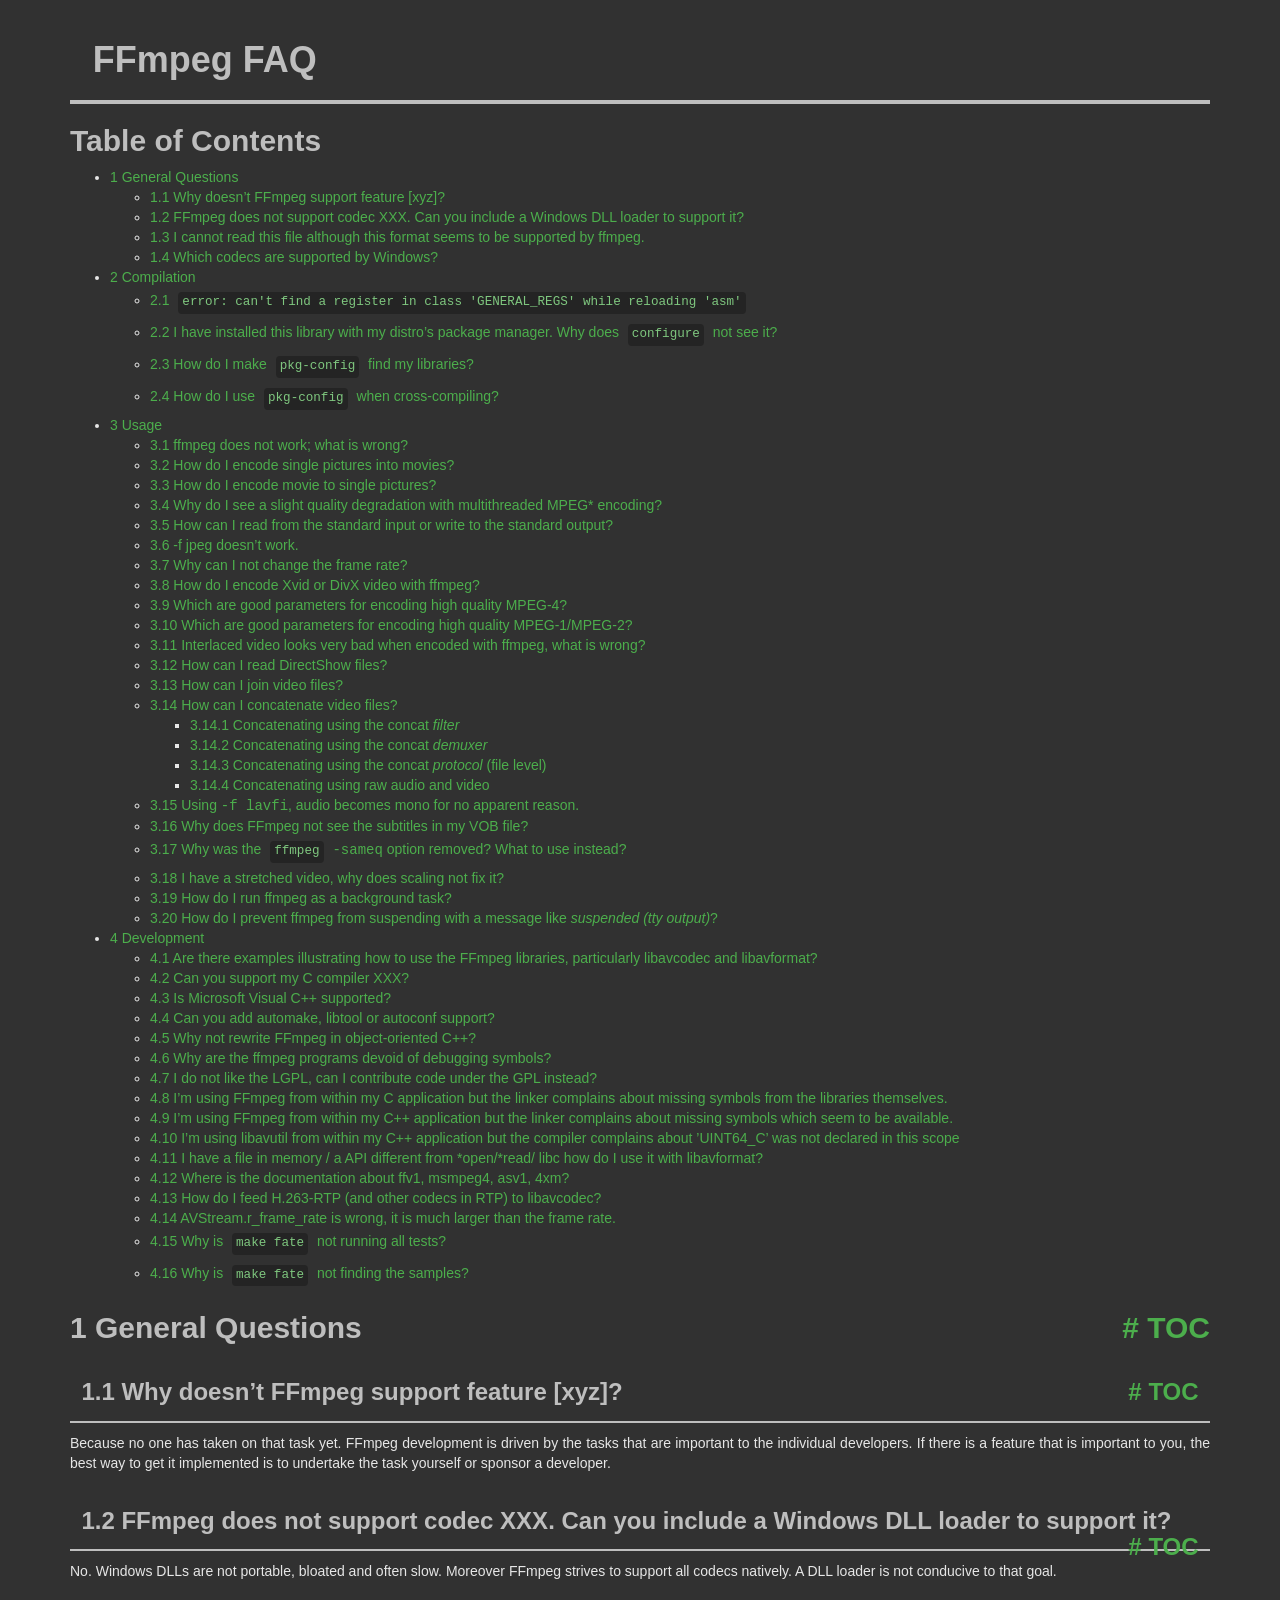
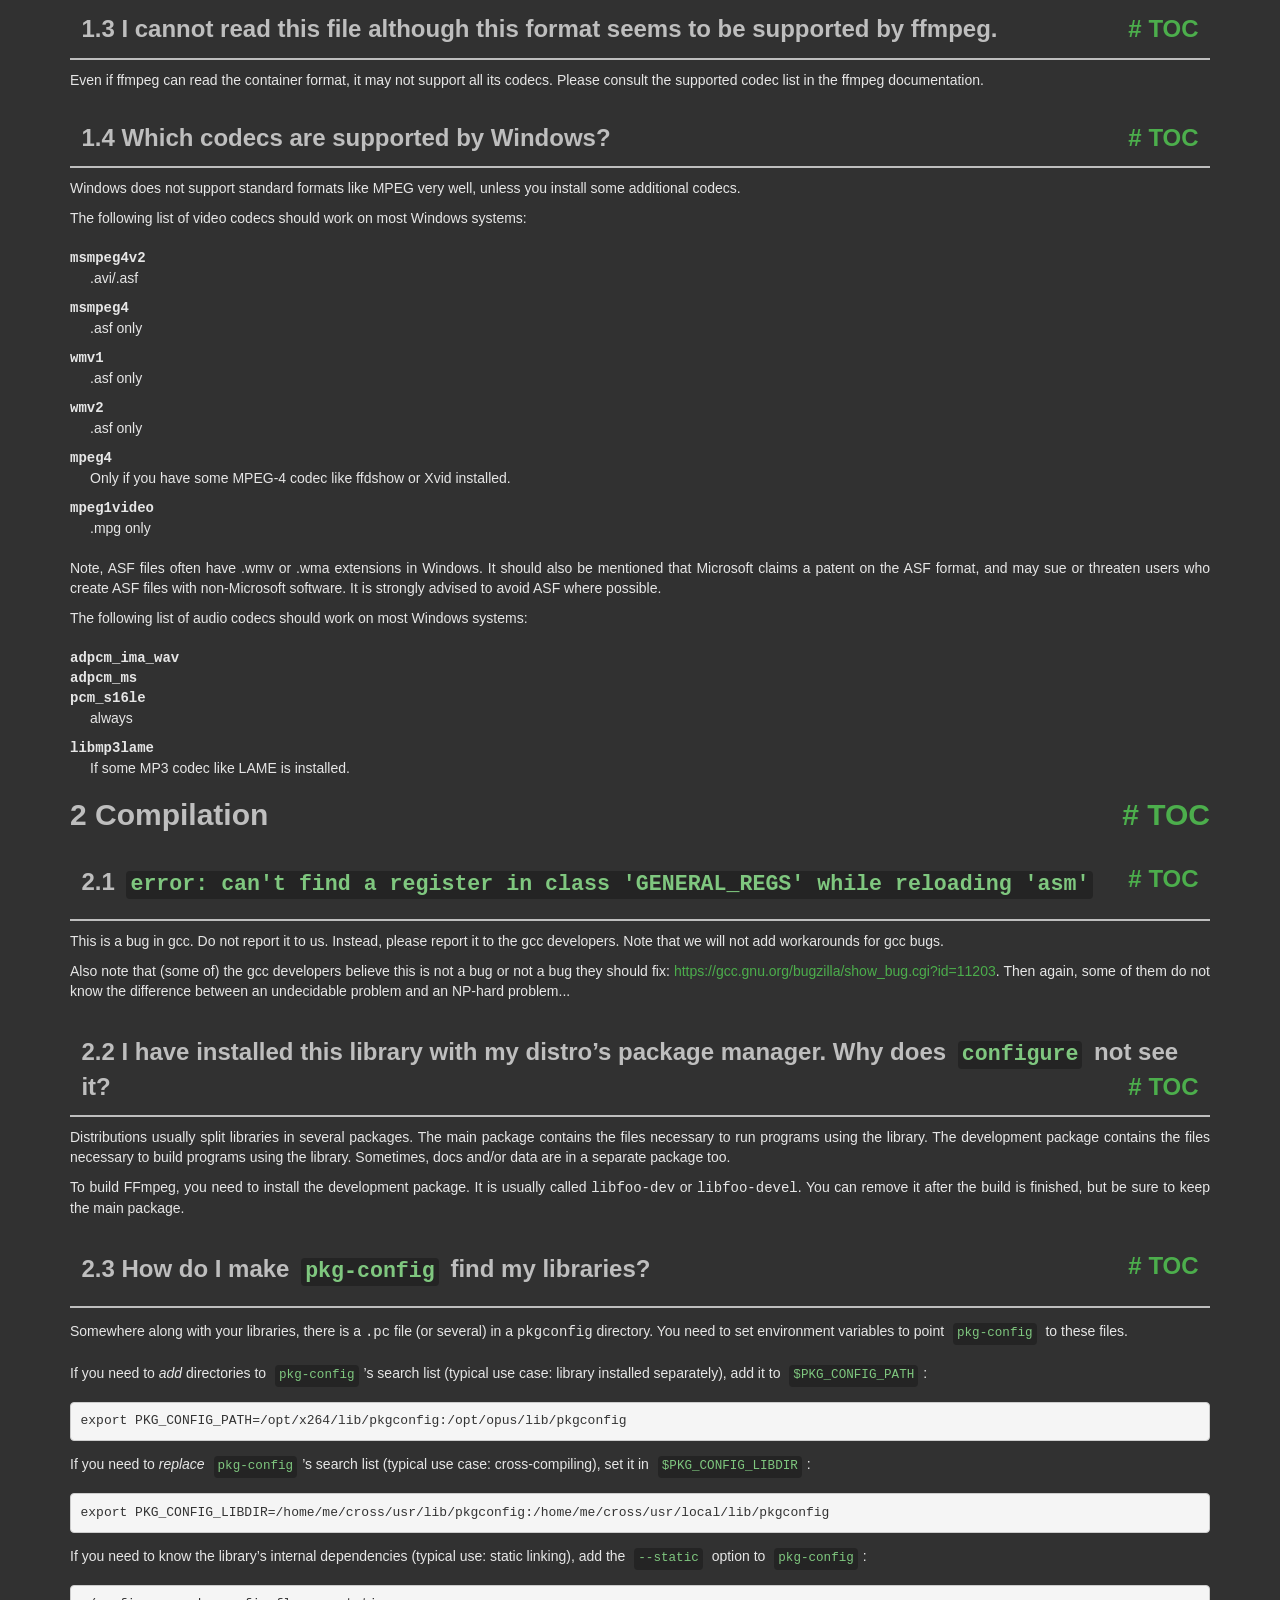
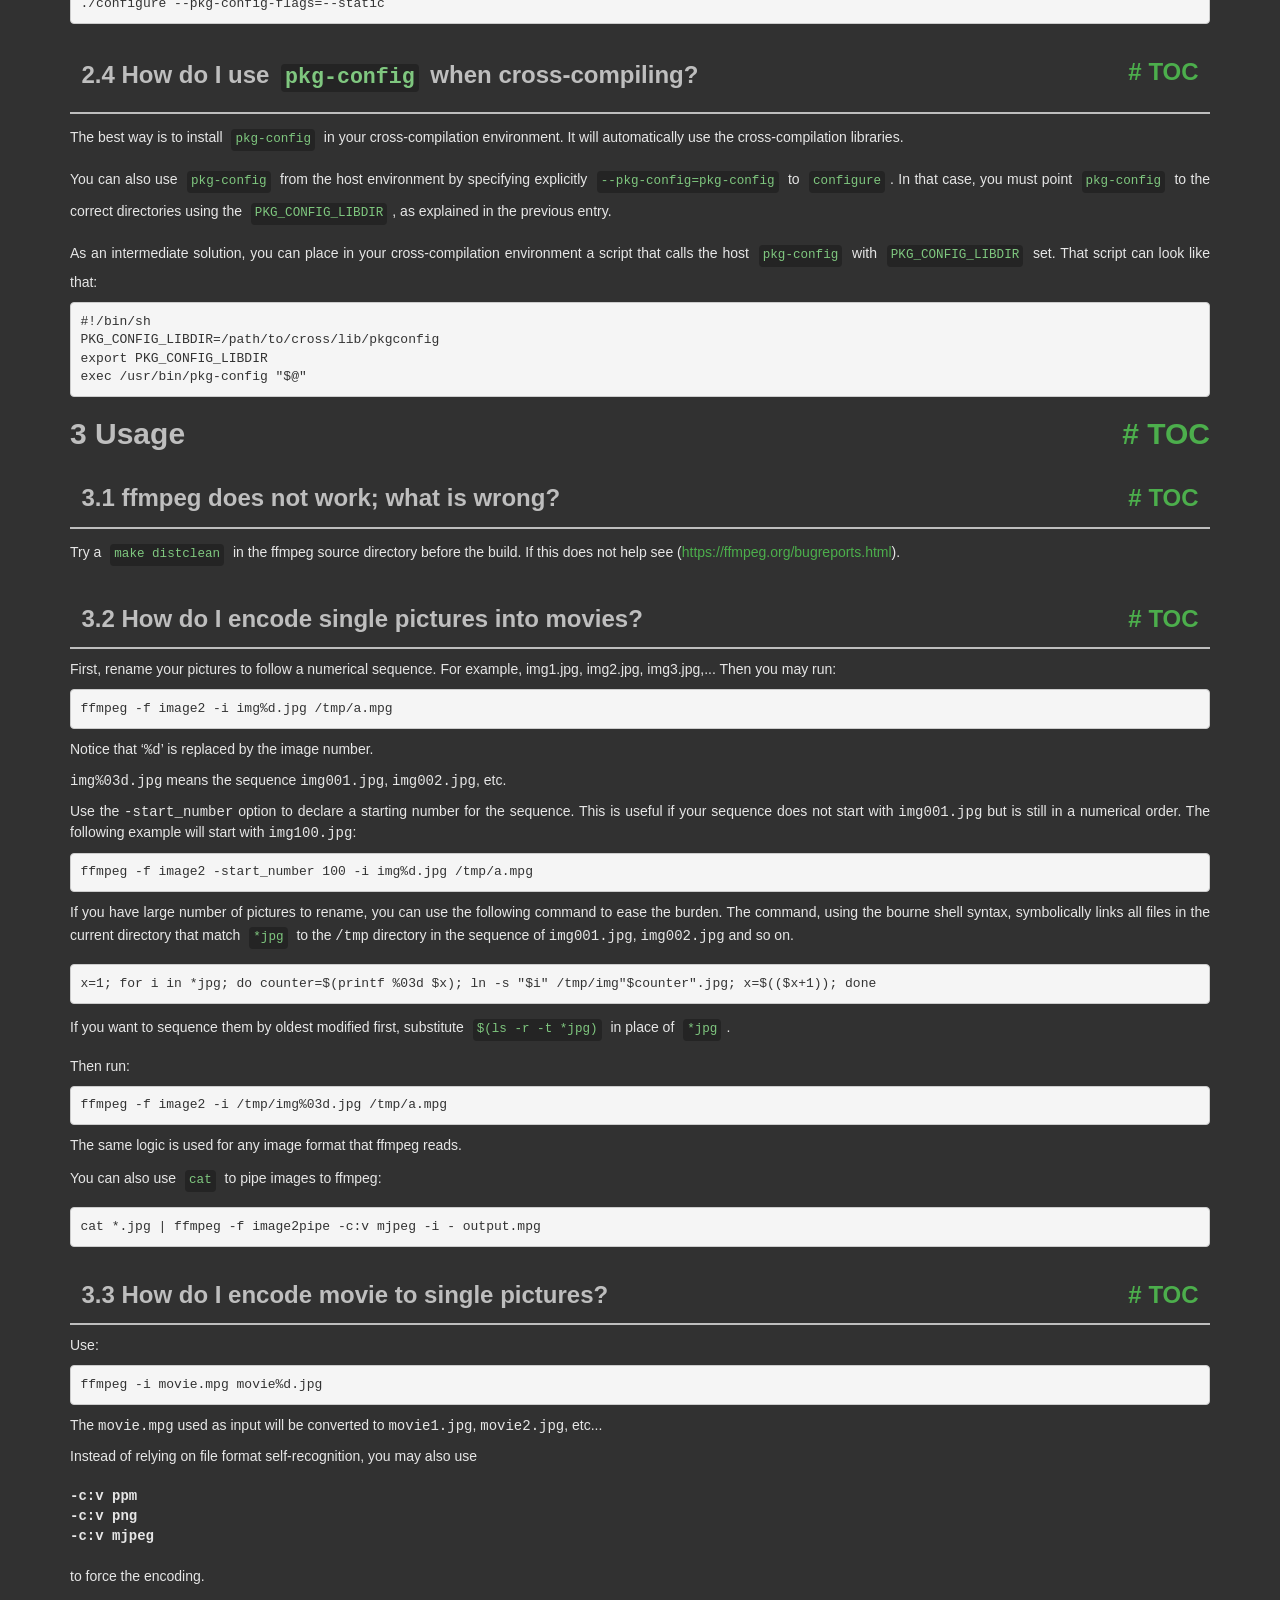
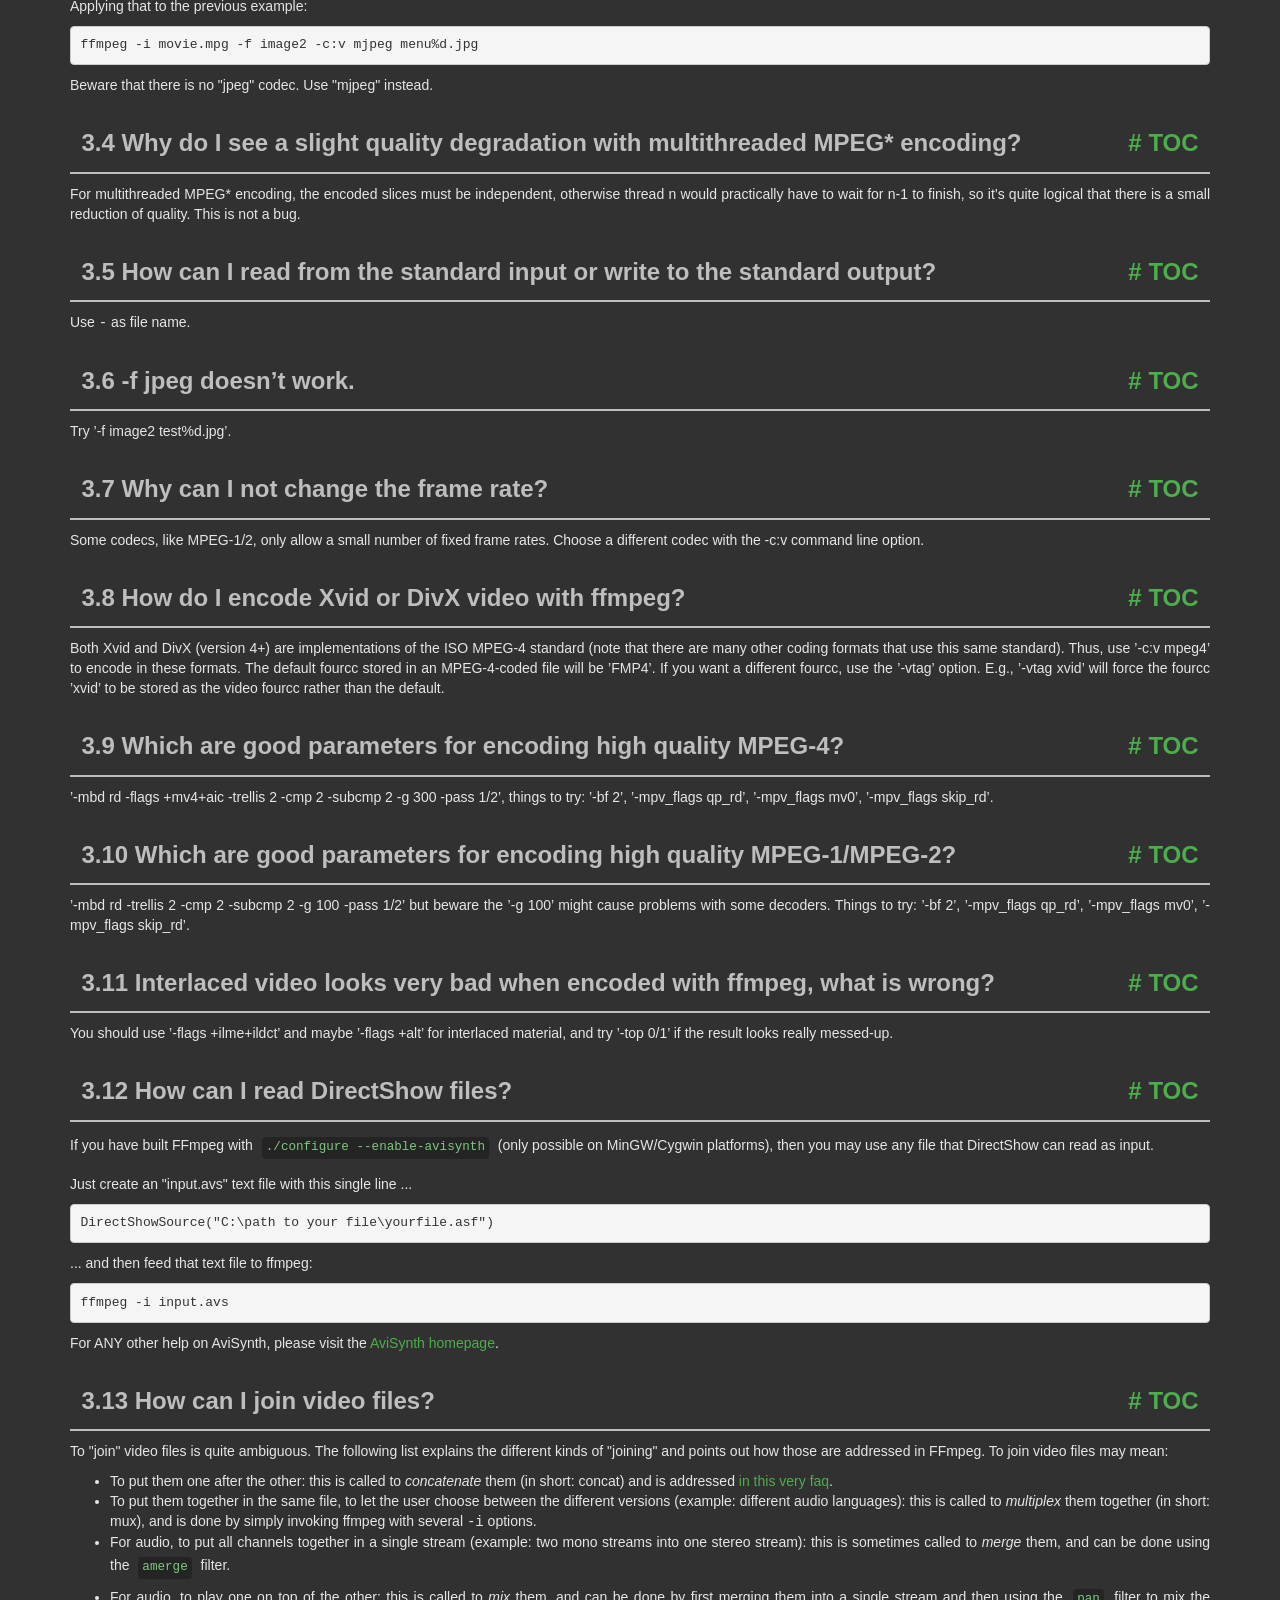
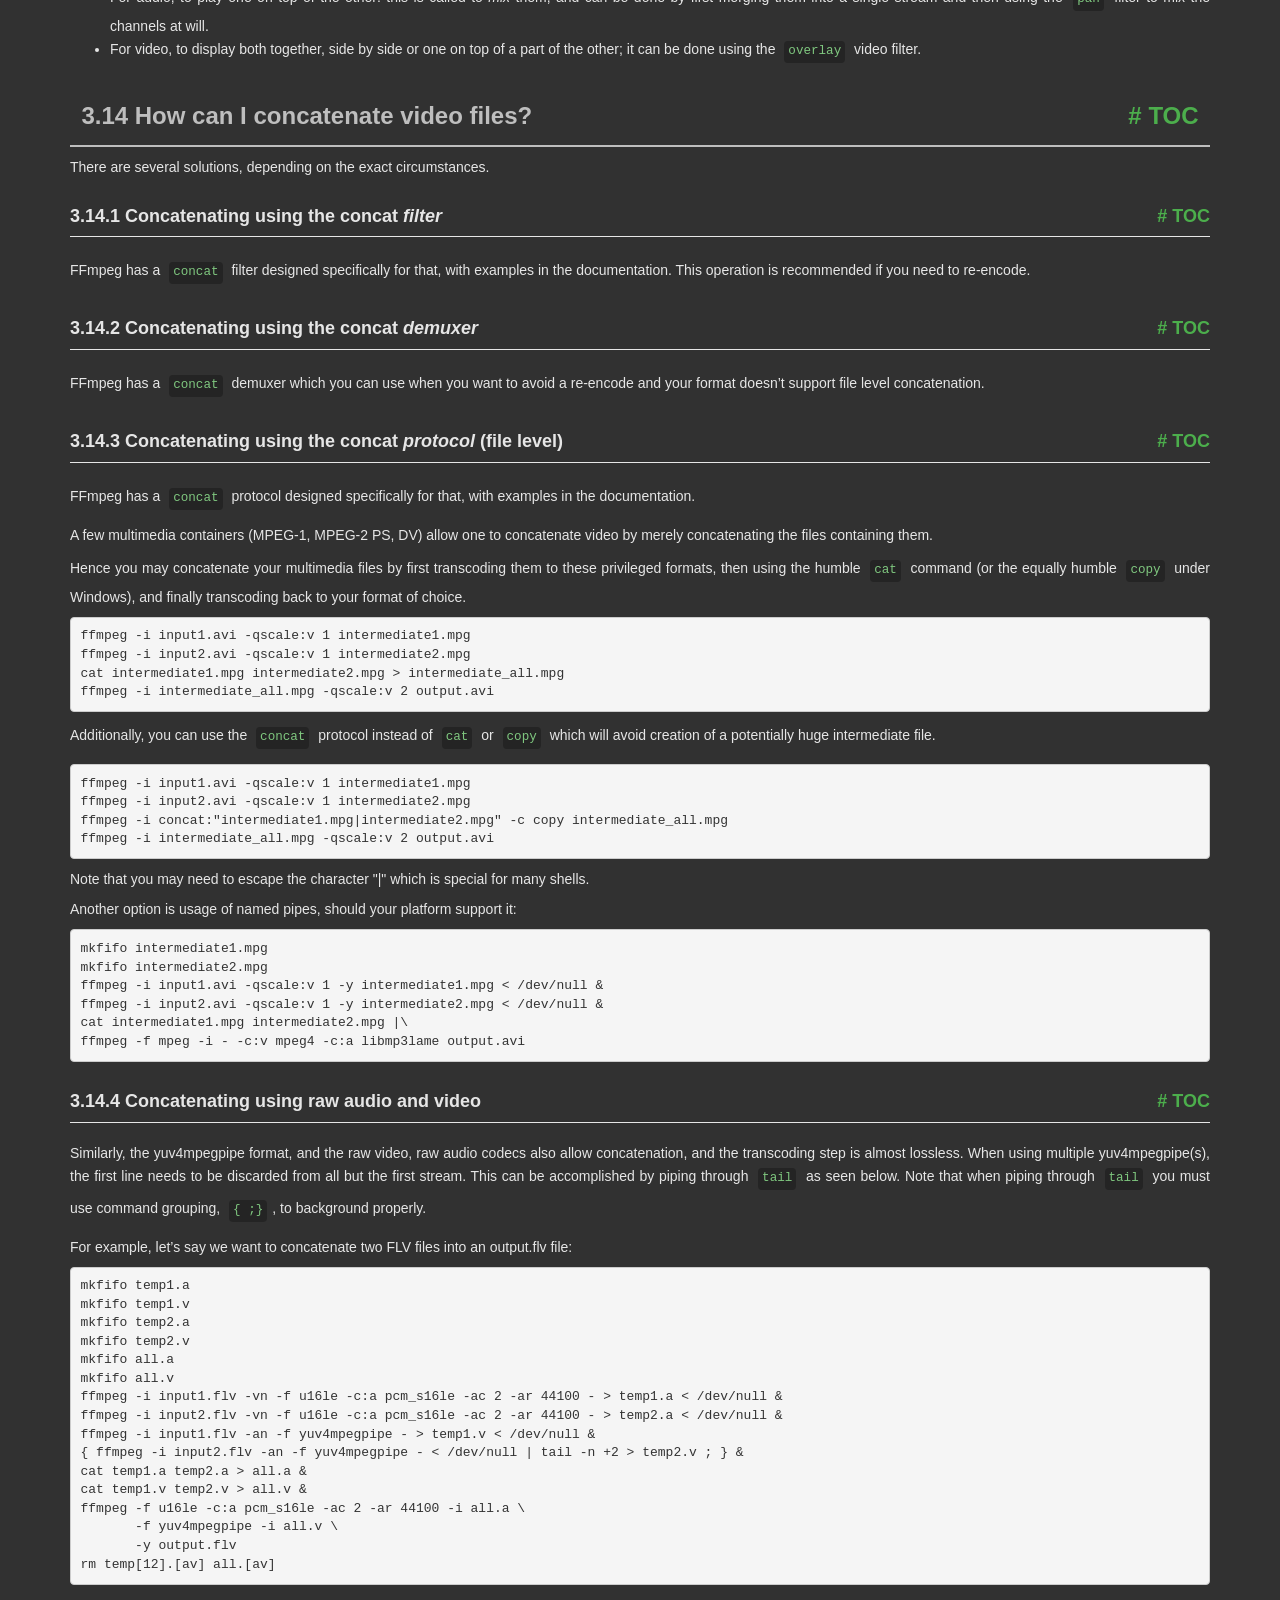
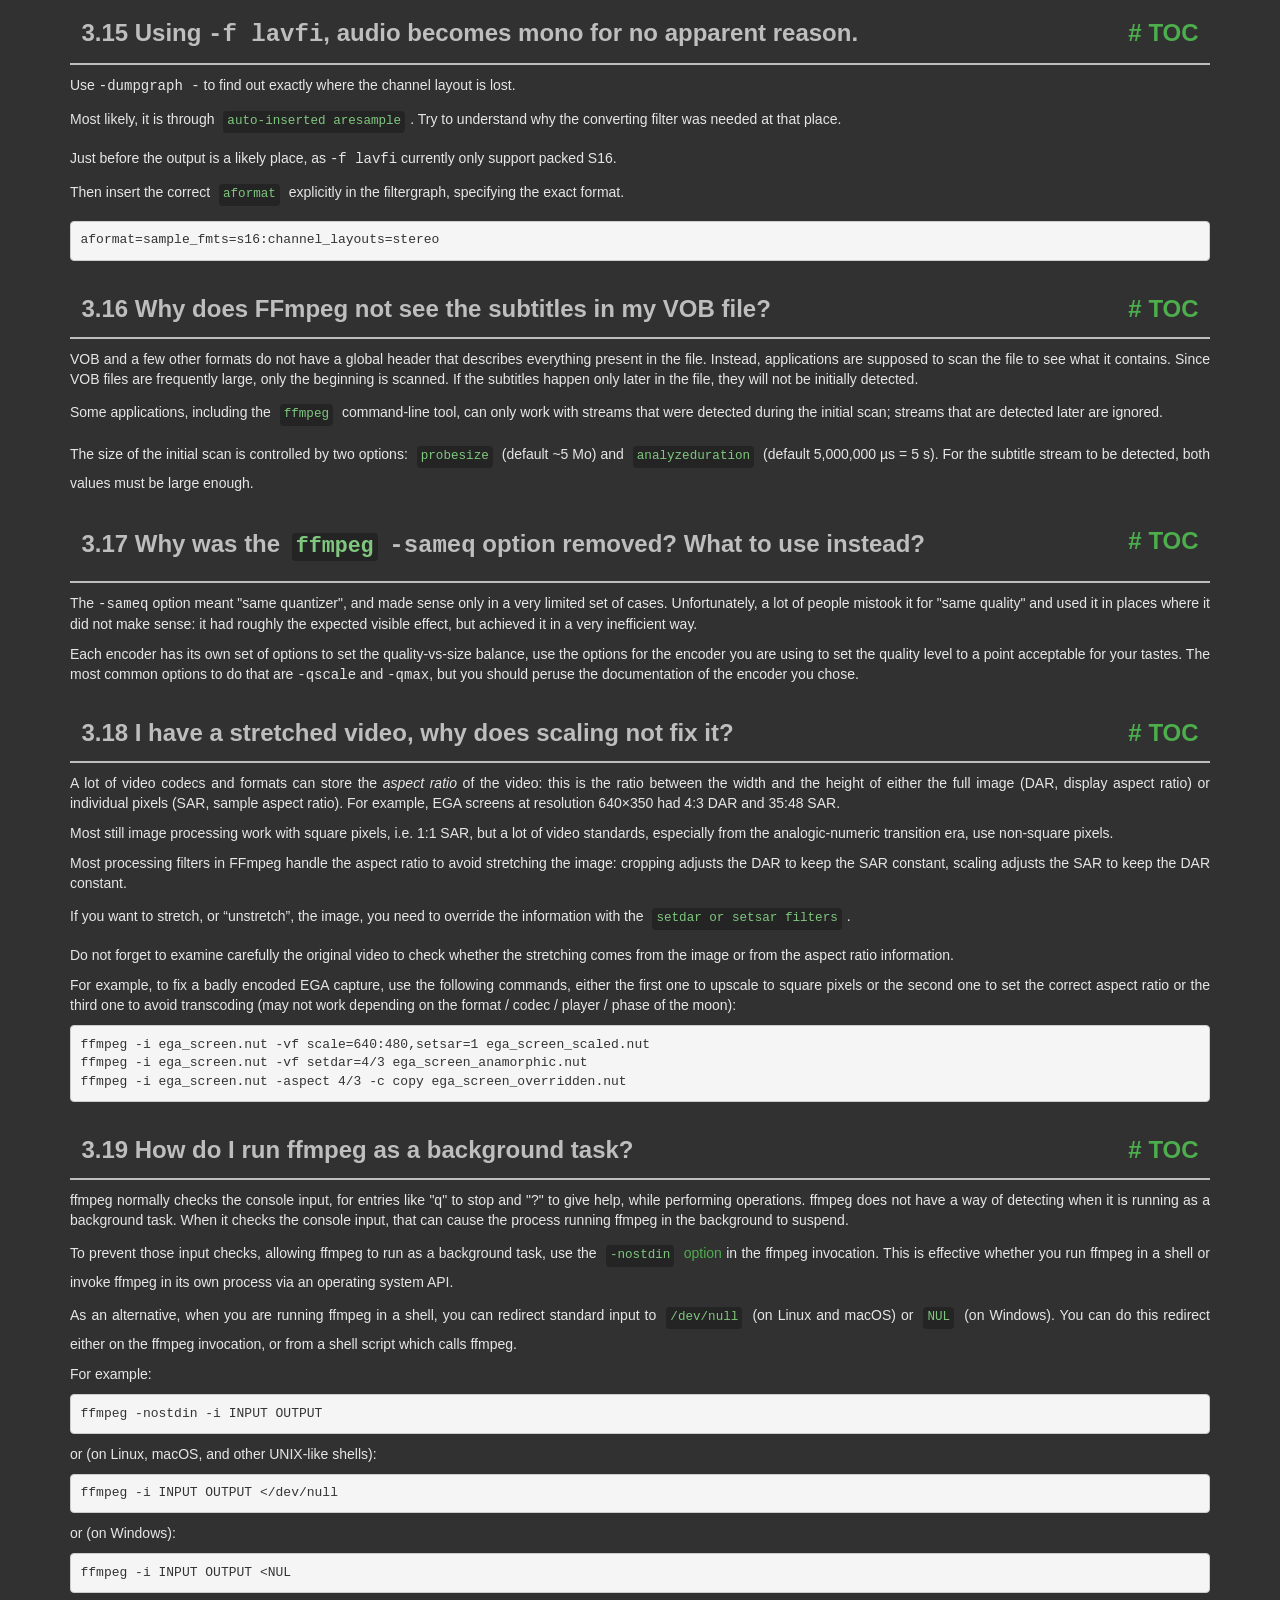
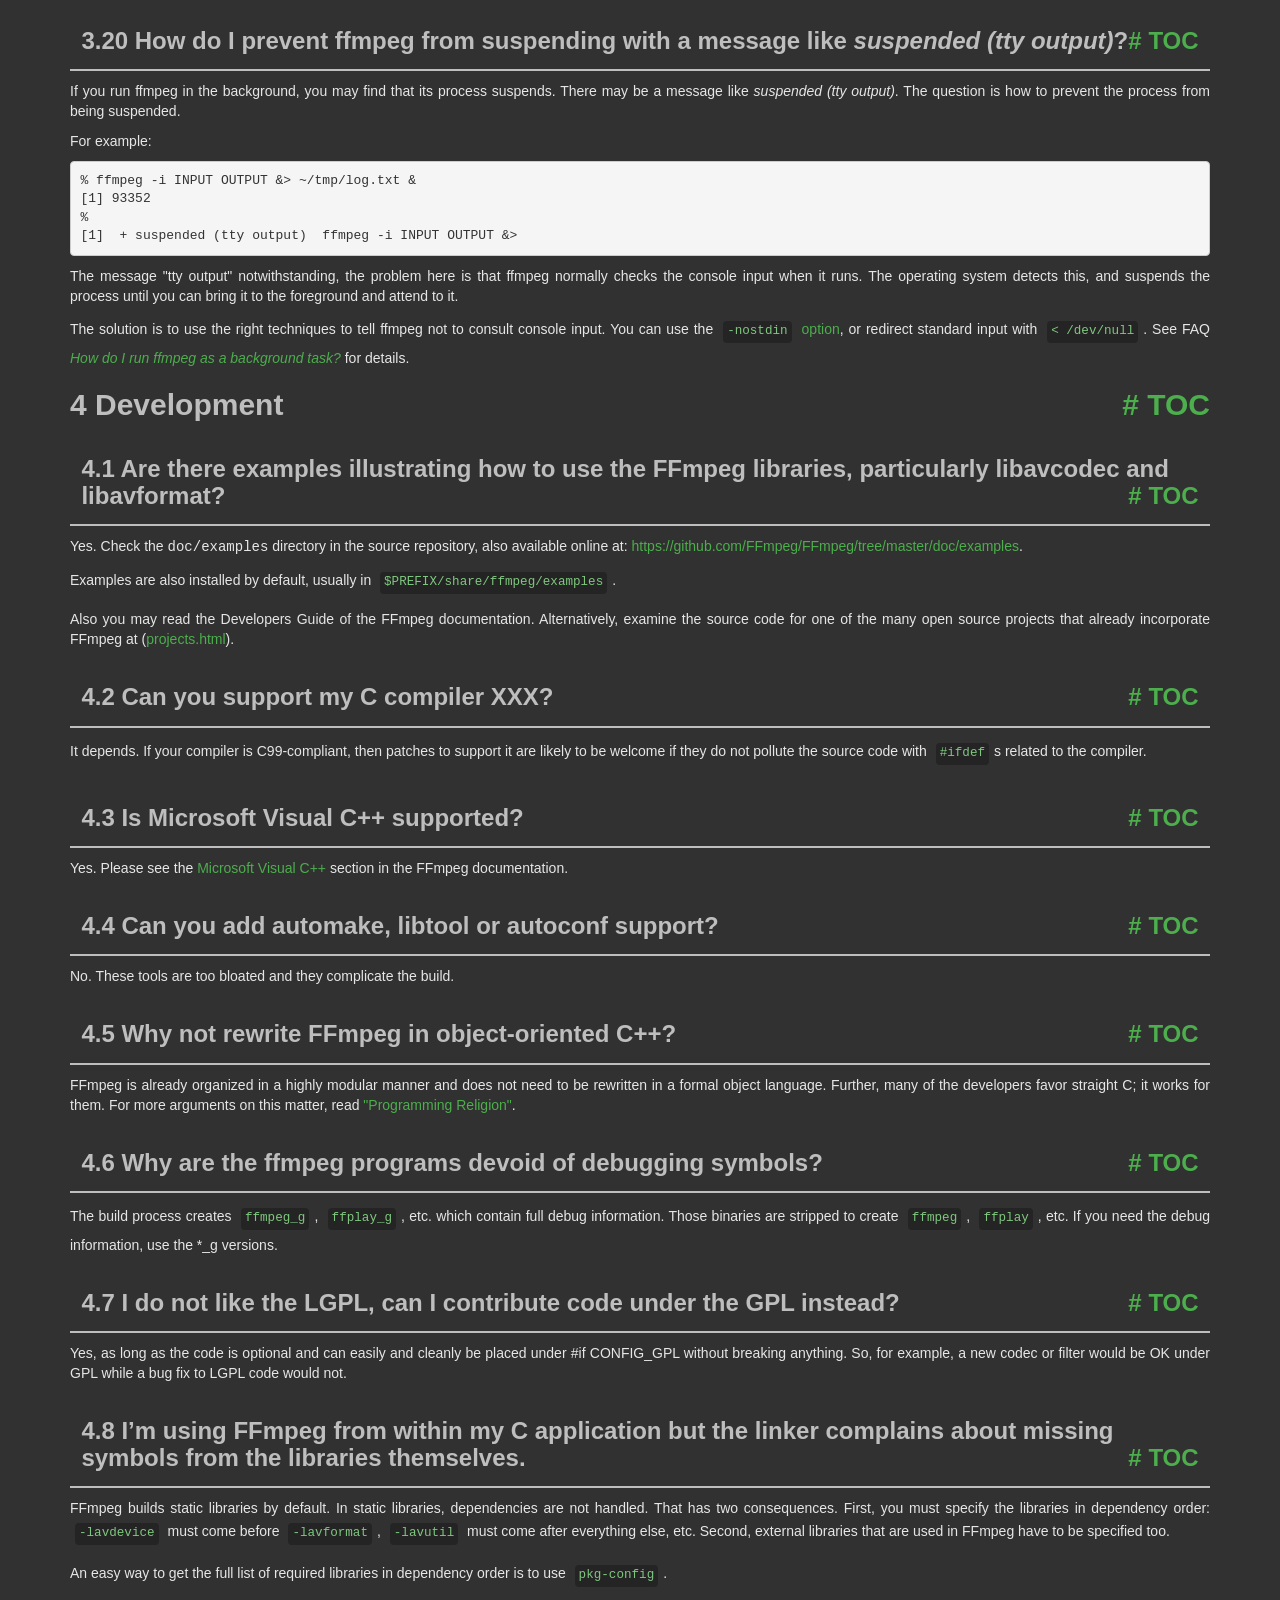
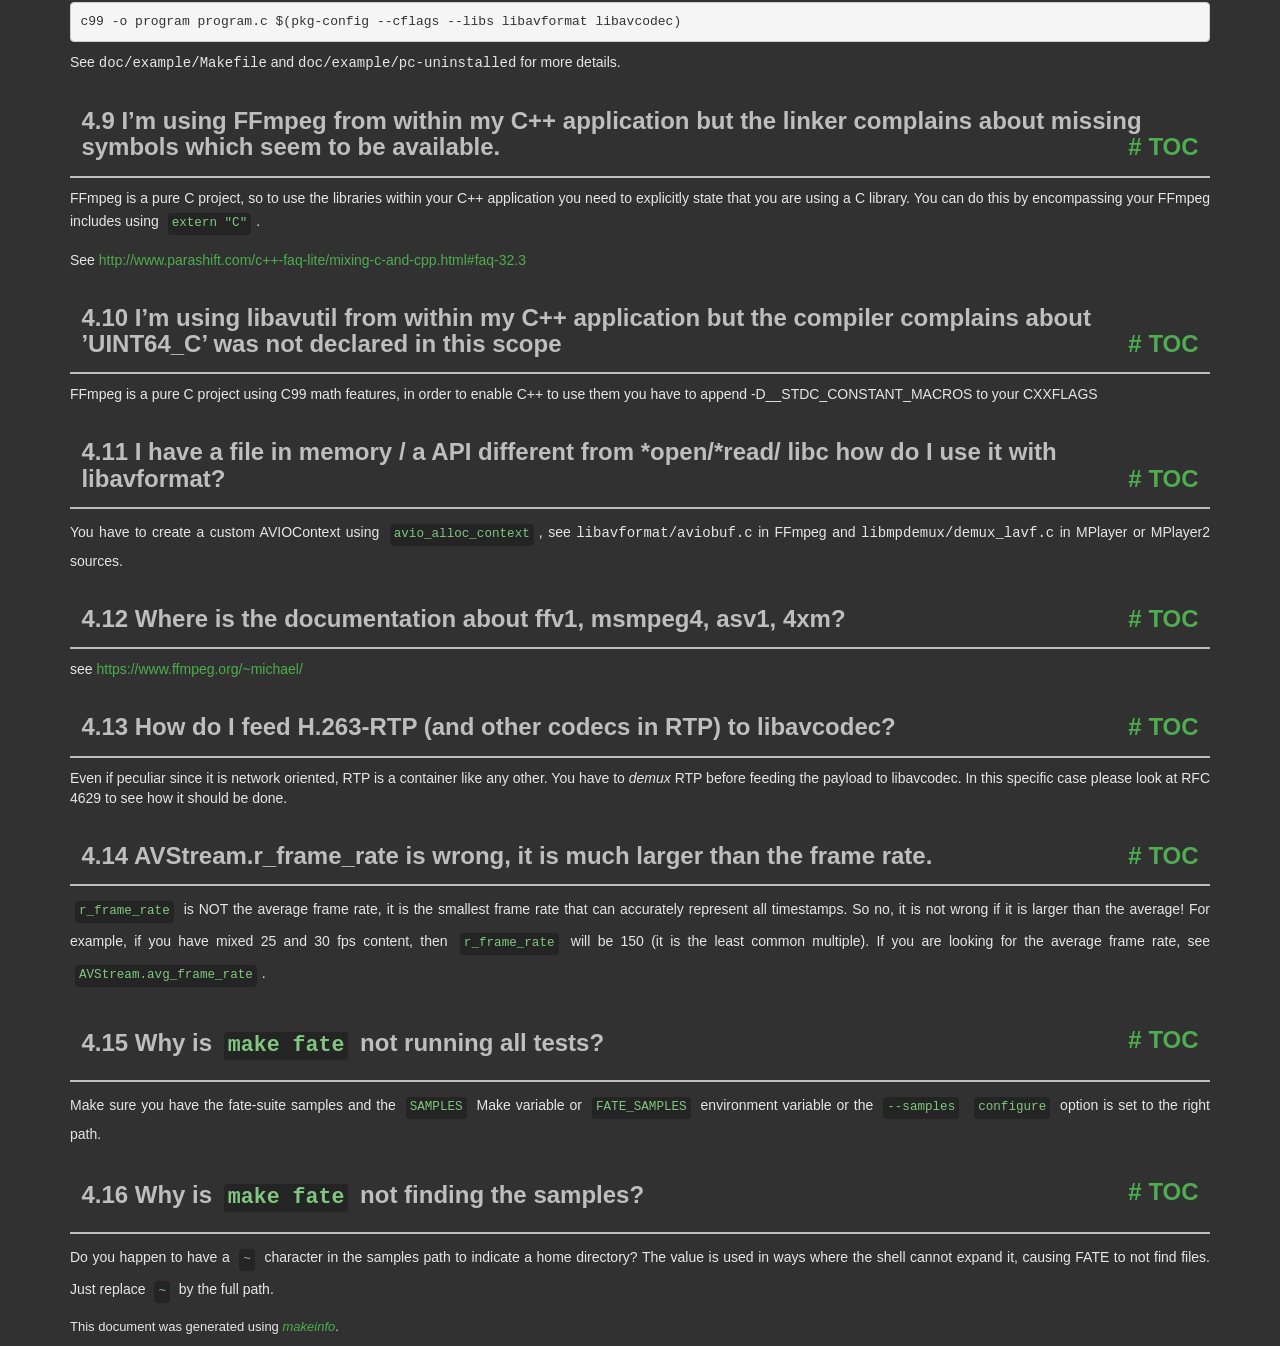
<file: Backend/ffmpeg/doc/faq.html>
<!DOCTYPE html PUBLIC "-//W3C//DTD HTML 4.01 Transitional//EN" "http://www.w3.org/TR/html4/loose.dtd">
<html>
<!-- Created by GNU Texinfo 7.2, https://www.gnu.org/software/texinfo/ -->
  <head>
    <meta charset="utf-8">
    <title>
      FFmpeg FAQ
    </title>
    <meta name="viewport" content="width=device-width,initial-scale=1.0">
    <link rel="stylesheet" type="text/css" href="bootstrap.min.css">
    <link rel="stylesheet" type="text/css" href="style.min.css">
  </head>
  <body>
    <div class="container">
      <h1>
      FFmpeg FAQ
      </h1>


<a name="SEC_Top"></a>

<div class="region-contents" id="SEC_Contents">
<h2 class="contents-heading">Table of Contents</h2>

<div class="contents">

<ul class="toc-numbered-mark">
  <li><a id="toc-General-Questions" href="#General-Questions">1 General Questions</a>
  <ul class="toc-numbered-mark">
    <li><a id="toc-Why-doesn_0027t-FFmpeg-support-feature-_005bxyz_005d_003f" href="#Why-doesn_0027t-FFmpeg-support-feature-_005bxyz_005d_003f">1.1 Why doesn&rsquo;t FFmpeg support feature [xyz]?</a></li>
    <li><a id="toc-FFmpeg-does-not-support-codec-XXX_002e-Can-you-include-a-Windows-DLL-loader-to-support-it_003f" href="#FFmpeg-does-not-support-codec-XXX_002e-Can-you-include-a-Windows-DLL-loader-to-support-it_003f">1.2 FFmpeg does not support codec XXX. Can you include a Windows DLL loader to support it?</a></li>
    <li><a id="toc-I-cannot-read-this-file-although-this-format-seems-to-be-supported-by-ffmpeg_002e" href="#I-cannot-read-this-file-although-this-format-seems-to-be-supported-by-ffmpeg_002e">1.3 I cannot read this file although this format seems to be supported by ffmpeg.</a></li>
    <li><a id="toc-Which-codecs-are-supported-by-Windows_003f" href="#Which-codecs-are-supported-by-Windows_003f">1.4 Which codecs are supported by Windows?</a></li>
  </ul></li>
  <li><a id="toc-Compilation" href="#Compilation">2 Compilation</a>
  <ul class="toc-numbered-mark">
    <li><a id="toc-error_003a-can_0027t-find-a-register-in-class-_0027GENERAL_005fREGS_0027-while-reloading-_0027asm_0027" href="#error_003a-can_0027t-find-a-register-in-class-_0027GENERAL_005fREGS_0027-while-reloading-_0027asm_0027">2.1 <code class="code">error: can't find a register in class 'GENERAL_REGS' while reloading 'asm'</code></a></li>
    <li><a id="toc-I-have-installed-this-library-with-my-distro_0027s-package-manager_002e-Why-does-configure-not-see-it_003f" href="#I-have-installed-this-library-with-my-distro_0027s-package-manager_002e-Why-does-configure-not-see-it_003f">2.2 I have installed this library with my distro&rsquo;s package manager. Why does <code class="command">configure</code> not see it?</a></li>
    <li><a id="toc-How-do-I-make-pkg_002dconfig-find-my-libraries_003f" href="#How-do-I-make-pkg_002dconfig-find-my-libraries_003f">2.3 How do I make <code class="command">pkg-config</code> find my libraries?</a></li>
    <li><a id="toc-How-do-I-use-pkg_002dconfig-when-cross_002dcompiling_003f" href="#How-do-I-use-pkg_002dconfig-when-cross_002dcompiling_003f">2.4 How do I use <code class="command">pkg-config</code> when cross-compiling?</a></li>
  </ul></li>
  <li><a id="toc-Usage" href="#Usage">3 Usage</a>
  <ul class="toc-numbered-mark">
    <li><a id="toc-ffmpeg-does-not-work_003b-what-is-wrong_003f" href="#ffmpeg-does-not-work_003b-what-is-wrong_003f">3.1 ffmpeg does not work; what is wrong?</a></li>
    <li><a id="toc-How-do-I-encode-single-pictures-into-movies_003f" href="#How-do-I-encode-single-pictures-into-movies_003f">3.2 How do I encode single pictures into movies?</a></li>
    <li><a id="toc-How-do-I-encode-movie-to-single-pictures_003f" href="#How-do-I-encode-movie-to-single-pictures_003f">3.3 How do I encode movie to single pictures?</a></li>
    <li><a id="toc-Why-do-I-see-a-slight-quality-degradation-with-multithreaded-MPEG_002a-encoding_003f" href="#Why-do-I-see-a-slight-quality-degradation-with-multithreaded-MPEG_002a-encoding_003f">3.4 Why do I see a slight quality degradation with multithreaded MPEG* encoding?</a></li>
    <li><a id="toc-How-can-I-read-from-the-standard-input-or-write-to-the-standard-output_003f" href="#How-can-I-read-from-the-standard-input-or-write-to-the-standard-output_003f">3.5 How can I read from the standard input or write to the standard output?</a></li>
    <li><a id="toc-_002df-jpeg-doesn_0027t-work_002e" href="#g_t_002df-jpeg-doesn_0027t-work_002e">3.6 -f jpeg doesn&rsquo;t work.</a></li>
    <li><a id="toc-Why-can-I-not-change-the-frame-rate_003f" href="#Why-can-I-not-change-the-frame-rate_003f">3.7 Why can I not change the frame rate?</a></li>
    <li><a id="toc-How-do-I-encode-Xvid-or-DivX-video-with-ffmpeg_003f" href="#How-do-I-encode-Xvid-or-DivX-video-with-ffmpeg_003f">3.8 How do I encode Xvid or DivX video with ffmpeg?</a></li>
    <li><a id="toc-Which-are-good-parameters-for-encoding-high-quality-MPEG_002d4_003f" href="#Which-are-good-parameters-for-encoding-high-quality-MPEG_002d4_003f">3.9 Which are good parameters for encoding high quality MPEG-4?</a></li>
    <li><a id="toc-Which-are-good-parameters-for-encoding-high-quality-MPEG_002d1_002fMPEG_002d2_003f" href="#Which-are-good-parameters-for-encoding-high-quality-MPEG_002d1_002fMPEG_002d2_003f">3.10 Which are good parameters for encoding high quality MPEG-1/MPEG-2?</a></li>
    <li><a id="toc-Interlaced-video-looks-very-bad-when-encoded-with-ffmpeg_002c-what-is-wrong_003f" href="#Interlaced-video-looks-very-bad-when-encoded-with-ffmpeg_002c-what-is-wrong_003f">3.11 Interlaced video looks very bad when encoded with ffmpeg, what is wrong?</a></li>
    <li><a id="toc-How-can-I-read-DirectShow-files_003f" href="#How-can-I-read-DirectShow-files_003f">3.12 How can I read DirectShow files?</a></li>
    <li><a id="toc-How-can-I-join-video-files_003f" href="#How-can-I-join-video-files_003f">3.13 How can I join video files?</a></li>
    <li><a id="toc-How-can-I-concatenate-video-files_003f" href="#How-can-I-concatenate-video-files_003f">3.14 How can I concatenate video files?</a>
    <ul class="toc-numbered-mark">
      <li><a id="toc-Concatenating-using-the-concat-filter" href="#Concatenating-using-the-concat-filter">3.14.1 Concatenating using the concat <em class="emph">filter</em></a></li>
      <li><a id="toc-Concatenating-using-the-concat-demuxer" href="#Concatenating-using-the-concat-demuxer">3.14.2 Concatenating using the concat <em class="emph">demuxer</em></a></li>
      <li><a id="toc-Concatenating-using-the-concat-protocol-_0028file-level_0029" href="#Concatenating-using-the-concat-protocol-_0028file-level_0029">3.14.3 Concatenating using the concat <em class="emph">protocol</em> (file level)</a></li>
      <li><a id="toc-Concatenating-using-raw-audio-and-video" href="#Concatenating-using-raw-audio-and-video">3.14.4 Concatenating using raw audio and video</a></li>
    </ul></li>
    <li><a id="toc-Using-_002df-lavfi_002c-audio-becomes-mono-for-no-apparent-reason_002e" href="#Using-_002df-lavfi_002c-audio-becomes-mono-for-no-apparent-reason_002e">3.15 Using <samp class="option">-f lavfi</samp>, audio becomes mono for no apparent reason.</a></li>
    <li><a id="toc-Why-does-FFmpeg-not-see-the-subtitles-in-my-VOB-file_003f" href="#Why-does-FFmpeg-not-see-the-subtitles-in-my-VOB-file_003f">3.16 Why does FFmpeg not see the subtitles in my VOB file?</a></li>
    <li><a id="toc-Why-was-the-ffmpeg-_002dsameq-option-removed_003f-What-to-use-instead_003f" href="#Why-was-the-ffmpeg-_002dsameq-option-removed_003f-What-to-use-instead_003f">3.17 Why was the <code class="command">ffmpeg</code> <samp class="option">-sameq</samp> option removed? What to use instead?</a></li>
    <li><a id="toc-I-have-a-stretched-video_002c-why-does-scaling-not-fix-it_003f" href="#I-have-a-stretched-video_002c-why-does-scaling-not-fix-it_003f">3.18 I have a stretched video, why does scaling not fix it?</a></li>
    <li><a id="toc-How-do-I-run-ffmpeg-as-a-background-task_003f" href="#How-do-I-run-ffmpeg-as-a-background-task_003f">3.19 How do I run ffmpeg as a background task?</a></li>
    <li><a id="toc-How-do-I-prevent-ffmpeg-from-suspending-with-a-message-like-suspended-_0028tty-output_0029_003f" href="#How-do-I-prevent-ffmpeg-from-suspending-with-a-message-like-suspended-_0028tty-output_0029_003f">3.20 How do I prevent ffmpeg from suspending with a message like <em class="emph">suspended (tty output)</em>?</a></li>
  </ul></li>
  <li><a id="toc-Development" href="#Development">4 Development</a>
  <ul class="toc-numbered-mark">
    <li><a id="toc-Are-there-examples-illustrating-how-to-use-the-FFmpeg-libraries_002c-particularly-libavcodec-and-libavformat_003f" href="#Are-there-examples-illustrating-how-to-use-the-FFmpeg-libraries_002c-particularly-libavcodec-and-libavformat_003f">4.1 Are there examples illustrating how to use the FFmpeg libraries, particularly libavcodec and libavformat?</a></li>
    <li><a id="toc-Can-you-support-my-C-compiler-XXX_003f" href="#Can-you-support-my-C-compiler-XXX_003f">4.2 Can you support my C compiler XXX?</a></li>
    <li><a id="toc-Is-Microsoft-Visual-C_002b_002b-supported_003f" href="#Is-Microsoft-Visual-C_002b_002b-supported_003f">4.3 Is Microsoft Visual C++ supported?</a></li>
    <li><a id="toc-Can-you-add-automake_002c-libtool-or-autoconf-support_003f" href="#Can-you-add-automake_002c-libtool-or-autoconf-support_003f">4.4 Can you add automake, libtool or autoconf support?</a></li>
    <li><a id="toc-Why-not-rewrite-FFmpeg-in-object_002doriented-C_002b_002b_003f" href="#Why-not-rewrite-FFmpeg-in-object_002doriented-C_002b_002b_003f">4.5 Why not rewrite FFmpeg in object-oriented C++?</a></li>
    <li><a id="toc-Why-are-the-ffmpeg-programs-devoid-of-debugging-symbols_003f" href="#Why-are-the-ffmpeg-programs-devoid-of-debugging-symbols_003f">4.6 Why are the ffmpeg programs devoid of debugging symbols?</a></li>
    <li><a id="toc-I-do-not-like-the-LGPL_002c-can-I-contribute-code-under-the-GPL-instead_003f" href="#I-do-not-like-the-LGPL_002c-can-I-contribute-code-under-the-GPL-instead_003f">4.7 I do not like the LGPL, can I contribute code under the GPL instead?</a></li>
    <li><a id="toc-I_0027m-using-FFmpeg-from-within-my-C-application-but-the-linker-complains-about-missing-symbols-from-the-libraries-themselves_002e" href="#I_0027m-using-FFmpeg-from-within-my-C-application-but-the-linker-complains-about-missing-symbols-from-the-libraries-themselves_002e">4.8 I&rsquo;m using FFmpeg from within my C application but the linker complains about missing symbols from the libraries themselves.</a></li>
    <li><a id="toc-I_0027m-using-FFmpeg-from-within-my-C_002b_002b-application-but-the-linker-complains-about-missing-symbols-which-seem-to-be-available_002e" href="#I_0027m-using-FFmpeg-from-within-my-C_002b_002b-application-but-the-linker-complains-about-missing-symbols-which-seem-to-be-available_002e">4.9 I&rsquo;m using FFmpeg from within my C++ application but the linker complains about missing symbols which seem to be available.</a></li>
    <li><a id="toc-I_0027m-using-libavutil-from-within-my-C_002b_002b-application-but-the-compiler-complains-about-_0027UINT64_005fC_0027-was-not-declared-in-this-scope" href="#I_0027m-using-libavutil-from-within-my-C_002b_002b-application-but-the-compiler-complains-about-_0027UINT64_005fC_0027-was-not-declared-in-this-scope">4.10 I&rsquo;m using libavutil from within my C++ application but the compiler complains about &rsquo;UINT64_C&rsquo; was not declared in this scope</a></li>
    <li><a id="toc-I-have-a-file-in-memory-_002f-a-API-different-from-_002aopen_002f_002aread_002f-libc-how-do-I-use-it-with-libavformat_003f" href="#I-have-a-file-in-memory-_002f-a-API-different-from-_002aopen_002f_002aread_002f-libc-how-do-I-use-it-with-libavformat_003f">4.11 I have a file in memory / a API different from *open/*read/ libc how do I use it with libavformat?</a></li>
    <li><a id="toc-Where-is-the-documentation-about-ffv1_002c-msmpeg4_002c-asv1_002c-4xm_003f" href="#Where-is-the-documentation-about-ffv1_002c-msmpeg4_002c-asv1_002c-4xm_003f">4.12 Where is the documentation about ffv1, msmpeg4, asv1, 4xm?</a></li>
    <li><a id="toc-How-do-I-feed-H_002e263_002dRTP-_0028and-other-codecs-in-RTP_0029-to-libavcodec_003f" href="#How-do-I-feed-H_002e263_002dRTP-_0028and-other-codecs-in-RTP_0029-to-libavcodec_003f">4.13 How do I feed H.263-RTP (and other codecs in RTP) to libavcodec?</a></li>
    <li><a id="toc-AVStream_002er_005fframe_005frate-is-wrong_002c-it-is-much-larger-than-the-frame-rate_002e" href="#AVStream_002er_005fframe_005frate-is-wrong_002c-it-is-much-larger-than-the-frame-rate_002e">4.14 AVStream.r_frame_rate is wrong, it is much larger than the frame rate.</a></li>
    <li><a id="toc-Why-is-make-fate-not-running-all-tests_003f" href="#Why-is-make-fate-not-running-all-tests_003f">4.15 Why is <code class="code">make fate</code> not running all tests?</a></li>
    <li><a id="toc-Why-is-make-fate-not-finding-the-samples_003f" href="#Why-is-make-fate-not-finding-the-samples_003f">4.16 Why is <code class="code">make fate</code> not finding the samples?</a></li>
  </ul></li>
</ul>
</div>
</div>

<a name="General-Questions"></a>
<h2 class="chapter">1 General Questions<span class="pull-right"><a class="anchor hidden-xs" href="#General-Questions" aria-hidden="true">#</a> <a class="anchor hidden-xs"href="#toc-General-Questions" aria-hidden="true">TOC</a></span></h2>

<a name="Why-doesn_0027t-FFmpeg-support-feature-_005bxyz_005d_003f"></a>
<h3 class="section">1.1 Why doesn&rsquo;t FFmpeg support feature [xyz]?<span class="pull-right"><a class="anchor hidden-xs" href="#Why-doesn_0027t-FFmpeg-support-feature-_005bxyz_005d_003f" aria-hidden="true">#</a> <a class="anchor hidden-xs"href="#toc-Why-doesn_0027t-FFmpeg-support-feature-_005bxyz_005d_003f" aria-hidden="true">TOC</a></span></h3>

<p>Because no one has taken on that task yet. FFmpeg development is
driven by the tasks that are important to the individual developers.
If there is a feature that is important to you, the best way to get
it implemented is to undertake the task yourself or sponsor a developer.
</p>
<a name="FFmpeg-does-not-support-codec-XXX_002e-Can-you-include-a-Windows-DLL-loader-to-support-it_003f"></a>
<h3 class="section">1.2 FFmpeg does not support codec XXX. Can you include a Windows DLL loader to support it?<span class="pull-right"><a class="anchor hidden-xs" href="#FFmpeg-does-not-support-codec-XXX_002e-Can-you-include-a-Windows-DLL-loader-to-support-it_003f" aria-hidden="true">#</a> <a class="anchor hidden-xs"href="#toc-FFmpeg-does-not-support-codec-XXX_002e-Can-you-include-a-Windows-DLL-loader-to-support-it_003f" aria-hidden="true">TOC</a></span></h3>

<p>No. Windows DLLs are not portable, bloated and often slow.
Moreover FFmpeg strives to support all codecs natively.
A DLL loader is not conducive to that goal.
</p>
<a name="I-cannot-read-this-file-although-this-format-seems-to-be-supported-by-ffmpeg_002e"></a>
<h3 class="section">1.3 I cannot read this file although this format seems to be supported by ffmpeg.<span class="pull-right"><a class="anchor hidden-xs" href="#I-cannot-read-this-file-although-this-format-seems-to-be-supported-by-ffmpeg_002e" aria-hidden="true">#</a> <a class="anchor hidden-xs"href="#toc-I-cannot-read-this-file-although-this-format-seems-to-be-supported-by-ffmpeg_002e" aria-hidden="true">TOC</a></span></h3>

<p>Even if ffmpeg can read the container format, it may not support all its
codecs. Please consult the supported codec list in the ffmpeg
documentation.
</p>
<a name="Which-codecs-are-supported-by-Windows_003f"></a>
<h3 class="section">1.4 Which codecs are supported by Windows?<span class="pull-right"><a class="anchor hidden-xs" href="#Which-codecs-are-supported-by-Windows_003f" aria-hidden="true">#</a> <a class="anchor hidden-xs"href="#toc-Which-codecs-are-supported-by-Windows_003f" aria-hidden="true">TOC</a></span></h3>

<p>Windows does not support standard formats like MPEG very well, unless you
install some additional codecs.
</p>
<p>The following list of video codecs should work on most Windows systems:
</p><dl class="table">
<dt><samp class="option">msmpeg4v2</samp></dt>
<dd><p>.avi/.asf
</p></dd>
<dt><samp class="option">msmpeg4</samp></dt>
<dd><p>.asf only
</p></dd>
<dt><samp class="option">wmv1</samp></dt>
<dd><p>.asf only
</p></dd>
<dt><samp class="option">wmv2</samp></dt>
<dd><p>.asf only
</p></dd>
<dt><samp class="option">mpeg4</samp></dt>
<dd><p>Only if you have some MPEG-4 codec like ffdshow or Xvid installed.
</p></dd>
<dt><samp class="option">mpeg1video</samp></dt>
<dd><p>.mpg only
</p></dd>
</dl>
<p>Note, ASF files often have .wmv or .wma extensions in Windows. It should also
be mentioned that Microsoft claims a patent on the ASF format, and may sue
or threaten users who create ASF files with non-Microsoft software. It is
strongly advised to avoid ASF where possible.
</p>
<p>The following list of audio codecs should work on most Windows systems:
</p><dl class="table">
<dt><samp class="option">adpcm_ima_wav</samp></dt>
<dt><samp class="option">adpcm_ms</samp></dt>
<dt><samp class="option">pcm_s16le</samp></dt>
<dd><p>always
</p></dd>
<dt><samp class="option">libmp3lame</samp></dt>
<dd><p>If some MP3 codec like LAME is installed.
</p></dd>
</dl>


<a name="Compilation"></a>
<h2 class="chapter">2 Compilation<span class="pull-right"><a class="anchor hidden-xs" href="#Compilation" aria-hidden="true">#</a> <a class="anchor hidden-xs"href="#toc-Compilation" aria-hidden="true">TOC</a></span></h2>

<a name="error_003a-can_0027t-find-a-register-in-class-_0027GENERAL_005fREGS_0027-while-reloading-_0027asm_0027"></a>
<h3 class="section">2.1 <code class="code">error: can't find a register in class 'GENERAL_REGS' while reloading 'asm'</code><span class="pull-right"><a class="anchor hidden-xs" href="#error_003a-can_0027t-find-a-register-in-class-_0027GENERAL_005fREGS_0027-while-reloading-_0027asm_0027" aria-hidden="true">#</a> <a class="anchor hidden-xs"href="#toc-error_003a-can_0027t-find-a-register-in-class-_0027GENERAL_005fREGS_0027-while-reloading-_0027asm_0027" aria-hidden="true">TOC</a></span></h3>

<p>This is a bug in gcc. Do not report it to us. Instead, please report it to
the gcc developers. Note that we will not add workarounds for gcc bugs.
</p>
<p>Also note that (some of) the gcc developers believe this is not a bug or
not a bug they should fix:
<a class="url" href="https://gcc.gnu.org/bugzilla/show_bug.cgi?id=11203">https://gcc.gnu.org/bugzilla/show_bug.cgi?id=11203</a>.
Then again, some of them do not know the difference between an undecidable
problem and an NP-hard problem...
</p>
<a name="I-have-installed-this-library-with-my-distro_0027s-package-manager_002e-Why-does-configure-not-see-it_003f"></a>
<h3 class="section">2.2 I have installed this library with my distro&rsquo;s package manager. Why does <code class="command">configure</code> not see it?<span class="pull-right"><a class="anchor hidden-xs" href="#I-have-installed-this-library-with-my-distro_0027s-package-manager_002e-Why-does-configure-not-see-it_003f" aria-hidden="true">#</a> <a class="anchor hidden-xs"href="#toc-I-have-installed-this-library-with-my-distro_0027s-package-manager_002e-Why-does-configure-not-see-it_003f" aria-hidden="true">TOC</a></span></h3>

<p>Distributions usually split libraries in several packages. The main package
contains the files necessary to run programs using the library. The
development package contains the files necessary to build programs using the
library. Sometimes, docs and/or data are in a separate package too.
</p>
<p>To build FFmpeg, you need to install the development package. It is usually
called <samp class="file">libfoo-dev</samp> or <samp class="file">libfoo-devel</samp>. You can remove it after the
build is finished, but be sure to keep the main package.
</p>
<a name="How-do-I-make-pkg_002dconfig-find-my-libraries_003f"></a>
<h3 class="section">2.3 How do I make <code class="command">pkg-config</code> find my libraries?<span class="pull-right"><a class="anchor hidden-xs" href="#How-do-I-make-pkg_002dconfig-find-my-libraries_003f" aria-hidden="true">#</a> <a class="anchor hidden-xs"href="#toc-How-do-I-make-pkg_002dconfig-find-my-libraries_003f" aria-hidden="true">TOC</a></span></h3>

<p>Somewhere along with your libraries, there is a <samp class="file">.pc</samp> file (or several)
in a <samp class="file">pkgconfig</samp> directory. You need to set environment variables to
point <code class="command">pkg-config</code> to these files.
</p>
<p>If you need to <em class="emph">add</em> directories to <code class="command">pkg-config</code>&rsquo;s search list
(typical use case: library installed separately), add it to
<code class="code">$PKG_CONFIG_PATH</code>:
</p>
<div class="example">
<pre class="example-preformatted">export PKG_CONFIG_PATH=/opt/x264/lib/pkgconfig:/opt/opus/lib/pkgconfig
</pre></div>

<p>If you need to <em class="emph">replace</em> <code class="command">pkg-config</code>&rsquo;s search list
(typical use case: cross-compiling), set it in
<code class="code">$PKG_CONFIG_LIBDIR</code>:
</p>
<div class="example">
<pre class="example-preformatted">export PKG_CONFIG_LIBDIR=/home/me/cross/usr/lib/pkgconfig:/home/me/cross/usr/local/lib/pkgconfig
</pre></div>

<p>If you need to know the library&rsquo;s internal dependencies (typical use: static
linking), add the <code class="code">--static</code> option to <code class="command">pkg-config</code>:
</p>
<div class="example">
<pre class="example-preformatted">./configure --pkg-config-flags=--static
</pre></div>

<a name="How-do-I-use-pkg_002dconfig-when-cross_002dcompiling_003f"></a>
<h3 class="section">2.4 How do I use <code class="command">pkg-config</code> when cross-compiling?<span class="pull-right"><a class="anchor hidden-xs" href="#How-do-I-use-pkg_002dconfig-when-cross_002dcompiling_003f" aria-hidden="true">#</a> <a class="anchor hidden-xs"href="#toc-How-do-I-use-pkg_002dconfig-when-cross_002dcompiling_003f" aria-hidden="true">TOC</a></span></h3>

<p>The best way is to install <code class="command">pkg-config</code> in your cross-compilation
environment. It will automatically use the cross-compilation libraries.
</p>
<p>You can also use <code class="command">pkg-config</code> from the host environment by
specifying explicitly <code class="code">--pkg-config=pkg-config</code> to <code class="command">configure</code>.
In that case, you must point <code class="command">pkg-config</code> to the correct directories
using the <code class="code">PKG_CONFIG_LIBDIR</code>, as explained in the previous entry.
</p>
<p>As an intermediate solution, you can place in your cross-compilation
environment a script that calls the host <code class="command">pkg-config</code> with
<code class="code">PKG_CONFIG_LIBDIR</code> set. That script can look like that:
</p>
<div class="example">
<pre class="example-preformatted">#!/bin/sh
PKG_CONFIG_LIBDIR=/path/to/cross/lib/pkgconfig
export PKG_CONFIG_LIBDIR
exec /usr/bin/pkg-config &quot;$@&quot;
</pre></div>

<a name="Usage"></a>
<h2 class="chapter">3 Usage<span class="pull-right"><a class="anchor hidden-xs" href="#Usage" aria-hidden="true">#</a> <a class="anchor hidden-xs"href="#toc-Usage" aria-hidden="true">TOC</a></span></h2>

<a name="ffmpeg-does-not-work_003b-what-is-wrong_003f"></a>
<h3 class="section">3.1 ffmpeg does not work; what is wrong?<span class="pull-right"><a class="anchor hidden-xs" href="#ffmpeg-does-not-work_003b-what-is-wrong_003f" aria-hidden="true">#</a> <a class="anchor hidden-xs"href="#toc-ffmpeg-does-not-work_003b-what-is-wrong_003f" aria-hidden="true">TOC</a></span></h3>

<p>Try a <code class="code">make distclean</code> in the ffmpeg source directory before the build.
If this does not help see
(<a class="url" href="https://ffmpeg.org/bugreports.html">https://ffmpeg.org/bugreports.html</a>).
</p>
<a name="How-do-I-encode-single-pictures-into-movies_003f"></a>
<h3 class="section">3.2 How do I encode single pictures into movies?<span class="pull-right"><a class="anchor hidden-xs" href="#How-do-I-encode-single-pictures-into-movies_003f" aria-hidden="true">#</a> <a class="anchor hidden-xs"href="#toc-How-do-I-encode-single-pictures-into-movies_003f" aria-hidden="true">TOC</a></span></h3>

<p>First, rename your pictures to follow a numerical sequence.
For example, img1.jpg, img2.jpg, img3.jpg,...
Then you may run:
</p>
<div class="example">
<pre class="example-preformatted">ffmpeg -f image2 -i img%d.jpg /tmp/a.mpg
</pre></div>

<p>Notice that &lsquo;<samp class="samp">%d</samp>&rsquo; is replaced by the image number.
</p>
<p><samp class="file">img%03d.jpg</samp> means the sequence <samp class="file">img001.jpg</samp>, <samp class="file">img002.jpg</samp>, etc.
</p>
<p>Use the <samp class="option">-start_number</samp> option to declare a starting number for
the sequence. This is useful if your sequence does not start with
<samp class="file">img001.jpg</samp> but is still in a numerical order. The following
example will start with <samp class="file">img100.jpg</samp>:
</p>
<div class="example">
<pre class="example-preformatted">ffmpeg -f image2 -start_number 100 -i img%d.jpg /tmp/a.mpg
</pre></div>

<p>If you have large number of pictures to rename, you can use the
following command to ease the burden. The command, using the bourne
shell syntax, symbolically links all files in the current directory
that match <code class="code">*jpg</code> to the <samp class="file">/tmp</samp> directory in the sequence of
<samp class="file">img001.jpg</samp>, <samp class="file">img002.jpg</samp> and so on.
</p>
<div class="example">
<pre class="example-preformatted">x=1; for i in *jpg; do counter=$(printf %03d $x); ln -s &quot;$i&quot; /tmp/img&quot;$counter&quot;.jpg; x=$(($x+1)); done
</pre></div>

<p>If you want to sequence them by oldest modified first, substitute
<code class="code">$(ls -r -t *jpg)</code> in place of <code class="code">*jpg</code>.
</p>
<p>Then run:
</p>
<div class="example">
<pre class="example-preformatted">ffmpeg -f image2 -i /tmp/img%03d.jpg /tmp/a.mpg
</pre></div>

<p>The same logic is used for any image format that ffmpeg reads.
</p>
<p>You can also use <code class="command">cat</code> to pipe images to ffmpeg:
</p>
<div class="example">
<pre class="example-preformatted">cat *.jpg | ffmpeg -f image2pipe -c:v mjpeg -i - output.mpg
</pre></div>

<a name="How-do-I-encode-movie-to-single-pictures_003f"></a>
<h3 class="section">3.3 How do I encode movie to single pictures?<span class="pull-right"><a class="anchor hidden-xs" href="#How-do-I-encode-movie-to-single-pictures_003f" aria-hidden="true">#</a> <a class="anchor hidden-xs"href="#toc-How-do-I-encode-movie-to-single-pictures_003f" aria-hidden="true">TOC</a></span></h3>

<p>Use:
</p>
<div class="example">
<pre class="example-preformatted">ffmpeg -i movie.mpg movie%d.jpg
</pre></div>

<p>The <samp class="file">movie.mpg</samp> used as input will be converted to
<samp class="file">movie1.jpg</samp>, <samp class="file">movie2.jpg</samp>, etc...
</p>
<p>Instead of relying on file format self-recognition, you may also use
</p><dl class="table">
<dt><samp class="option">-c:v ppm</samp></dt>
<dt><samp class="option">-c:v png</samp></dt>
<dt><samp class="option">-c:v mjpeg</samp></dt>
</dl>
<p>to force the encoding.
</p>
<p>Applying that to the previous example:
</p><div class="example">
<pre class="example-preformatted">ffmpeg -i movie.mpg -f image2 -c:v mjpeg menu%d.jpg
</pre></div>

<p>Beware that there is no &quot;jpeg&quot; codec. Use &quot;mjpeg&quot; instead.
</p>
<a name="Why-do-I-see-a-slight-quality-degradation-with-multithreaded-MPEG_002a-encoding_003f"></a>
<h3 class="section">3.4 Why do I see a slight quality degradation with multithreaded MPEG* encoding?<span class="pull-right"><a class="anchor hidden-xs" href="#Why-do-I-see-a-slight-quality-degradation-with-multithreaded-MPEG_002a-encoding_003f" aria-hidden="true">#</a> <a class="anchor hidden-xs"href="#toc-Why-do-I-see-a-slight-quality-degradation-with-multithreaded-MPEG_002a-encoding_003f" aria-hidden="true">TOC</a></span></h3>

<p>For multithreaded MPEG* encoding, the encoded slices must be independent,
otherwise thread n would practically have to wait for n-1 to finish, so it&rsquo;s
quite logical that there is a small reduction of quality. This is not a bug.
</p>
<a name="How-can-I-read-from-the-standard-input-or-write-to-the-standard-output_003f"></a>
<h3 class="section">3.5 How can I read from the standard input or write to the standard output?<span class="pull-right"><a class="anchor hidden-xs" href="#How-can-I-read-from-the-standard-input-or-write-to-the-standard-output_003f" aria-hidden="true">#</a> <a class="anchor hidden-xs"href="#toc-How-can-I-read-from-the-standard-input-or-write-to-the-standard-output_003f" aria-hidden="true">TOC</a></span></h3>

<p>Use <samp class="file">-</samp> as file name.
</p>
<a name="g_t_002df-jpeg-doesn_0027t-work_002e"></a>
<h3 class="section">3.6 -f jpeg doesn&rsquo;t work.<span class="pull-right"><a class="anchor hidden-xs" href="#_002df-jpeg-doesn_0027t-work_002e" aria-hidden="true">#</a> <a class="anchor hidden-xs"href="#toc-_002df-jpeg-doesn_0027t-work_002e" aria-hidden="true">TOC</a></span></h3>

<p>Try &rsquo;-f image2 test%d.jpg&rsquo;.
</p>
<a name="Why-can-I-not-change-the-frame-rate_003f"></a>
<h3 class="section">3.7 Why can I not change the frame rate?<span class="pull-right"><a class="anchor hidden-xs" href="#Why-can-I-not-change-the-frame-rate_003f" aria-hidden="true">#</a> <a class="anchor hidden-xs"href="#toc-Why-can-I-not-change-the-frame-rate_003f" aria-hidden="true">TOC</a></span></h3>

<p>Some codecs, like MPEG-1/2, only allow a small number of fixed frame rates.
Choose a different codec with the -c:v command line option.
</p>
<a name="How-do-I-encode-Xvid-or-DivX-video-with-ffmpeg_003f"></a>
<h3 class="section">3.8 How do I encode Xvid or DivX video with ffmpeg?<span class="pull-right"><a class="anchor hidden-xs" href="#How-do-I-encode-Xvid-or-DivX-video-with-ffmpeg_003f" aria-hidden="true">#</a> <a class="anchor hidden-xs"href="#toc-How-do-I-encode-Xvid-or-DivX-video-with-ffmpeg_003f" aria-hidden="true">TOC</a></span></h3>

<p>Both Xvid and DivX (version 4+) are implementations of the ISO MPEG-4
standard (note that there are many other coding formats that use this
same standard). Thus, use &rsquo;-c:v mpeg4&rsquo; to encode in these formats. The
default fourcc stored in an MPEG-4-coded file will be &rsquo;FMP4&rsquo;. If you want
a different fourcc, use the &rsquo;-vtag&rsquo; option. E.g., &rsquo;-vtag xvid&rsquo; will
force the fourcc &rsquo;xvid&rsquo; to be stored as the video fourcc rather than the
default.
</p>
<a name="Which-are-good-parameters-for-encoding-high-quality-MPEG_002d4_003f"></a>
<h3 class="section">3.9 Which are good parameters for encoding high quality MPEG-4?<span class="pull-right"><a class="anchor hidden-xs" href="#Which-are-good-parameters-for-encoding-high-quality-MPEG_002d4_003f" aria-hidden="true">#</a> <a class="anchor hidden-xs"href="#toc-Which-are-good-parameters-for-encoding-high-quality-MPEG_002d4_003f" aria-hidden="true">TOC</a></span></h3>

<p>&rsquo;-mbd rd -flags +mv4+aic -trellis 2 -cmp 2 -subcmp 2 -g 300 -pass 1/2&rsquo;,
things to try: &rsquo;-bf 2&rsquo;, &rsquo;-mpv_flags qp_rd&rsquo;, &rsquo;-mpv_flags mv0&rsquo;, &rsquo;-mpv_flags skip_rd&rsquo;.
</p>
<a name="Which-are-good-parameters-for-encoding-high-quality-MPEG_002d1_002fMPEG_002d2_003f"></a>
<h3 class="section">3.10 Which are good parameters for encoding high quality MPEG-1/MPEG-2?<span class="pull-right"><a class="anchor hidden-xs" href="#Which-are-good-parameters-for-encoding-high-quality-MPEG_002d1_002fMPEG_002d2_003f" aria-hidden="true">#</a> <a class="anchor hidden-xs"href="#toc-Which-are-good-parameters-for-encoding-high-quality-MPEG_002d1_002fMPEG_002d2_003f" aria-hidden="true">TOC</a></span></h3>

<p>&rsquo;-mbd rd -trellis 2 -cmp 2 -subcmp 2 -g 100 -pass 1/2&rsquo;
but beware the &rsquo;-g 100&rsquo; might cause problems with some decoders.
Things to try: &rsquo;-bf 2&rsquo;, &rsquo;-mpv_flags qp_rd&rsquo;, &rsquo;-mpv_flags mv0&rsquo;, &rsquo;-mpv_flags skip_rd&rsquo;.
</p>
<a name="Interlaced-video-looks-very-bad-when-encoded-with-ffmpeg_002c-what-is-wrong_003f"></a>
<h3 class="section">3.11 Interlaced video looks very bad when encoded with ffmpeg, what is wrong?<span class="pull-right"><a class="anchor hidden-xs" href="#Interlaced-video-looks-very-bad-when-encoded-with-ffmpeg_002c-what-is-wrong_003f" aria-hidden="true">#</a> <a class="anchor hidden-xs"href="#toc-Interlaced-video-looks-very-bad-when-encoded-with-ffmpeg_002c-what-is-wrong_003f" aria-hidden="true">TOC</a></span></h3>

<p>You should use &rsquo;-flags +ilme+ildct&rsquo; and maybe &rsquo;-flags +alt&rsquo; for interlaced
material, and try &rsquo;-top 0/1&rsquo; if the result looks really messed-up.
</p>
<a name="How-can-I-read-DirectShow-files_003f"></a>
<h3 class="section">3.12 How can I read DirectShow files?<span class="pull-right"><a class="anchor hidden-xs" href="#How-can-I-read-DirectShow-files_003f" aria-hidden="true">#</a> <a class="anchor hidden-xs"href="#toc-How-can-I-read-DirectShow-files_003f" aria-hidden="true">TOC</a></span></h3>

<p>If you have built FFmpeg with <code class="code">./configure --enable-avisynth</code>
(only possible on MinGW/Cygwin platforms),
then you may use any file that DirectShow can read as input.
</p>
<p>Just create an &quot;input.avs&quot; text file with this single line ...
</p><div class="example">
<pre class="example-preformatted">DirectShowSource(&quot;C:\path to your file\yourfile.asf&quot;)
</pre></div>
<p>... and then feed that text file to ffmpeg:
</p><div class="example">
<pre class="example-preformatted">ffmpeg -i input.avs
</pre></div>

<p>For ANY other help on AviSynth, please visit the
<a class="uref" href="http://www.avisynth.org/">AviSynth homepage</a>.
</p>
<a name="How-can-I-join-video-files_003f"></a>
<h3 class="section">3.13 How can I join video files?<span class="pull-right"><a class="anchor hidden-xs" href="#How-can-I-join-video-files_003f" aria-hidden="true">#</a> <a class="anchor hidden-xs"href="#toc-How-can-I-join-video-files_003f" aria-hidden="true">TOC</a></span></h3>

<p>To &quot;join&quot; video files is quite ambiguous. The following list explains the
different kinds of &quot;joining&quot; and points out how those are addressed in
FFmpeg. To join video files may mean:
</p>
<ul class="itemize mark-bullet">
<li>To put them one after the other: this is called to <em class="emph">concatenate</em> them
(in short: concat) and is addressed
<a class="ref" href="#How-can-I-concatenate-video-files">in this very faq</a>.

</li><li>To put them together in the same file, to let the user choose between the
different versions (example: different audio languages): this is called to
<em class="emph">multiplex</em> them together (in short: mux), and is done by simply
invoking ffmpeg with several <samp class="option">-i</samp> options.

</li><li>For audio, to put all channels together in a single stream (example: two
mono streams into one stereo stream): this is sometimes called to
<em class="emph">merge</em> them, and can be done using the
<a class="url" href="ffmpeg-filters.html#amerge"><code class="code">amerge</code></a> filter.

</li><li>For audio, to play one on top of the other: this is called to <em class="emph">mix</em>
them, and can be done by first merging them into a single stream and then
using the <a class="url" href="ffmpeg-filters.html#pan"><code class="code">pan</code></a> filter to mix
the channels at will.

</li><li>For video, to display both together, side by side or one on top of a part of
the other; it can be done using the
<a class="url" href="ffmpeg-filters.html#overlay"><code class="code">overlay</code></a> video filter.

</li></ul>

<a class="anchor" id="How-can-I-concatenate-video-files"></a><a name="How-can-I-concatenate-video-files_003f"></a>
<h3 class="section">3.14 How can I concatenate video files?<span class="pull-right"><a class="anchor hidden-xs" href="#How-can-I-concatenate-video-files_003f" aria-hidden="true">#</a> <a class="anchor hidden-xs"href="#toc-How-can-I-concatenate-video-files_003f" aria-hidden="true">TOC</a></span></h3>

<p>There are several solutions, depending on the exact circumstances.
</p>
<a name="Concatenating-using-the-concat-filter"></a>
<h4 class="subsection">3.14.1 Concatenating using the concat <em class="emph">filter</em><span class="pull-right"><a class="anchor hidden-xs" href="#Concatenating-using-the-concat-filter" aria-hidden="true">#</a> <a class="anchor hidden-xs"href="#toc-Concatenating-using-the-concat-filter" aria-hidden="true">TOC</a></span></h4>

<p>FFmpeg has a <a class="url" href="ffmpeg-filters.html#concat"><code class="code">concat</code></a> filter designed specifically for that, with examples in the
documentation. This operation is recommended if you need to re-encode.
</p>
<a name="Concatenating-using-the-concat-demuxer"></a>
<h4 class="subsection">3.14.2 Concatenating using the concat <em class="emph">demuxer</em><span class="pull-right"><a class="anchor hidden-xs" href="#Concatenating-using-the-concat-demuxer" aria-hidden="true">#</a> <a class="anchor hidden-xs"href="#toc-Concatenating-using-the-concat-demuxer" aria-hidden="true">TOC</a></span></h4>

<p>FFmpeg has a <a class="url" href="ffmpeg-formats.html#concat"><code class="code">concat</code></a> demuxer which you can use when you want to avoid a re-encode and
your format doesn&rsquo;t support file level concatenation.
</p>
<a name="Concatenating-using-the-concat-protocol-_0028file-level_0029"></a>
<h4 class="subsection">3.14.3 Concatenating using the concat <em class="emph">protocol</em> (file level)<span class="pull-right"><a class="anchor hidden-xs" href="#Concatenating-using-the-concat-protocol-_0028file-level_0029" aria-hidden="true">#</a> <a class="anchor hidden-xs"href="#toc-Concatenating-using-the-concat-protocol-_0028file-level_0029" aria-hidden="true">TOC</a></span></h4>

<p>FFmpeg has a <a class="url" href="ffmpeg-protocols.html#concat"><code class="code">concat</code></a> protocol designed specifically for that, with examples in the
documentation.
</p>
<p>A few multimedia containers (MPEG-1, MPEG-2 PS, DV) allow one to concatenate
video by merely concatenating the files containing them.
</p>
<p>Hence you may concatenate your multimedia files by first transcoding them to
these privileged formats, then using the humble <code class="code">cat</code> command (or the
equally humble <code class="code">copy</code> under Windows), and finally transcoding back to your
format of choice.
</p>
<div class="example">
<pre class="example-preformatted">ffmpeg -i input1.avi -qscale:v 1 intermediate1.mpg
ffmpeg -i input2.avi -qscale:v 1 intermediate2.mpg
cat intermediate1.mpg intermediate2.mpg &gt; intermediate_all.mpg
ffmpeg -i intermediate_all.mpg -qscale:v 2 output.avi
</pre></div>

<p>Additionally, you can use the <code class="code">concat</code> protocol instead of <code class="code">cat</code> or
<code class="code">copy</code> which will avoid creation of a potentially huge intermediate file.
</p>
<div class="example">
<pre class="example-preformatted">ffmpeg -i input1.avi -qscale:v 1 intermediate1.mpg
ffmpeg -i input2.avi -qscale:v 1 intermediate2.mpg
ffmpeg -i concat:&quot;intermediate1.mpg|intermediate2.mpg&quot; -c copy intermediate_all.mpg
ffmpeg -i intermediate_all.mpg -qscale:v 2 output.avi
</pre></div>

<p>Note that you may need to escape the character &quot;|&quot; which is special for many
shells.
</p>
<p>Another option is usage of named pipes, should your platform support it:
</p>
<div class="example">
<pre class="example-preformatted">mkfifo intermediate1.mpg
mkfifo intermediate2.mpg
ffmpeg -i input1.avi -qscale:v 1 -y intermediate1.mpg &lt; /dev/null &amp;
ffmpeg -i input2.avi -qscale:v 1 -y intermediate2.mpg &lt; /dev/null &amp;
cat intermediate1.mpg intermediate2.mpg |\
ffmpeg -f mpeg -i - -c:v mpeg4 -c:a libmp3lame output.avi
</pre></div>

<a name="Concatenating-using-raw-audio-and-video"></a>
<h4 class="subsection">3.14.4 Concatenating using raw audio and video<span class="pull-right"><a class="anchor hidden-xs" href="#Concatenating-using-raw-audio-and-video" aria-hidden="true">#</a> <a class="anchor hidden-xs"href="#toc-Concatenating-using-raw-audio-and-video" aria-hidden="true">TOC</a></span></h4>

<p>Similarly, the yuv4mpegpipe format, and the raw video, raw audio codecs also
allow concatenation, and the transcoding step is almost lossless.
When using multiple yuv4mpegpipe(s), the first line needs to be discarded
from all but the first stream. This can be accomplished by piping through
<code class="code">tail</code> as seen below. Note that when piping through <code class="code">tail</code> you
must use command grouping, <code class="code">{  ;}</code>, to background properly.
</p>
<p>For example, let&rsquo;s say we want to concatenate two FLV files into an
output.flv file:
</p>
<div class="example">
<pre class="example-preformatted">mkfifo temp1.a
mkfifo temp1.v
mkfifo temp2.a
mkfifo temp2.v
mkfifo all.a
mkfifo all.v
ffmpeg -i input1.flv -vn -f u16le -c:a pcm_s16le -ac 2 -ar 44100 - &gt; temp1.a &lt; /dev/null &amp;
ffmpeg -i input2.flv -vn -f u16le -c:a pcm_s16le -ac 2 -ar 44100 - &gt; temp2.a &lt; /dev/null &amp;
ffmpeg -i input1.flv -an -f yuv4mpegpipe - &gt; temp1.v &lt; /dev/null &amp;
{ ffmpeg -i input2.flv -an -f yuv4mpegpipe - &lt; /dev/null | tail -n +2 &gt; temp2.v ; } &amp;
cat temp1.a temp2.a &gt; all.a &amp;
cat temp1.v temp2.v &gt; all.v &amp;
ffmpeg -f u16le -c:a pcm_s16le -ac 2 -ar 44100 -i all.a \
       -f yuv4mpegpipe -i all.v \
       -y output.flv
rm temp[12].[av] all.[av]
</pre></div>

<a name="Using-_002df-lavfi_002c-audio-becomes-mono-for-no-apparent-reason_002e"></a>
<h3 class="section">3.15 Using <samp class="option">-f lavfi</samp>, audio becomes mono for no apparent reason.<span class="pull-right"><a class="anchor hidden-xs" href="#Using-_002df-lavfi_002c-audio-becomes-mono-for-no-apparent-reason_002e" aria-hidden="true">#</a> <a class="anchor hidden-xs"href="#toc-Using-_002df-lavfi_002c-audio-becomes-mono-for-no-apparent-reason_002e" aria-hidden="true">TOC</a></span></h3>

<p>Use <samp class="option">-dumpgraph -</samp> to find out exactly where the channel layout is
lost.
</p>
<p>Most likely, it is through <code class="code">auto-inserted aresample</code>. Try to understand
why the converting filter was needed at that place.
</p>
<p>Just before the output is a likely place, as <samp class="option">-f lavfi</samp> currently
only support packed S16.
</p>
<p>Then insert the correct <code class="code">aformat</code> explicitly in the filtergraph,
specifying the exact format.
</p>
<div class="example">
<pre class="example-preformatted">aformat=sample_fmts=s16:channel_layouts=stereo
</pre></div>

<a name="Why-does-FFmpeg-not-see-the-subtitles-in-my-VOB-file_003f"></a>
<h3 class="section">3.16 Why does FFmpeg not see the subtitles in my VOB file?<span class="pull-right"><a class="anchor hidden-xs" href="#Why-does-FFmpeg-not-see-the-subtitles-in-my-VOB-file_003f" aria-hidden="true">#</a> <a class="anchor hidden-xs"href="#toc-Why-does-FFmpeg-not-see-the-subtitles-in-my-VOB-file_003f" aria-hidden="true">TOC</a></span></h3>

<p>VOB and a few other formats do not have a global header that describes
everything present in the file. Instead, applications are supposed to scan
the file to see what it contains. Since VOB files are frequently large, only
the beginning is scanned. If the subtitles happen only later in the file,
they will not be initially detected.
</p>
<p>Some applications, including the <code class="code">ffmpeg</code> command-line tool, can only
work with streams that were detected during the initial scan; streams that
are detected later are ignored.
</p>
<p>The size of the initial scan is controlled by two options: <code class="code">probesize</code>
(default ~5&nbsp;Mo) and <code class="code">analyzeduration</code> (default 5,000,000&nbsp;µs = 5&nbsp;s). For
the subtitle stream to be detected, both values must be large enough.
</p>
<a name="Why-was-the-ffmpeg-_002dsameq-option-removed_003f-What-to-use-instead_003f"></a>
<h3 class="section">3.17 Why was the <code class="command">ffmpeg</code> <samp class="option">-sameq</samp> option removed? What to use instead?<span class="pull-right"><a class="anchor hidden-xs" href="#Why-was-the-ffmpeg-_002dsameq-option-removed_003f-What-to-use-instead_003f" aria-hidden="true">#</a> <a class="anchor hidden-xs"href="#toc-Why-was-the-ffmpeg-_002dsameq-option-removed_003f-What-to-use-instead_003f" aria-hidden="true">TOC</a></span></h3>

<p>The <samp class="option">-sameq</samp> option meant &quot;same quantizer&quot;, and made sense only in a
very limited set of cases. Unfortunately, a lot of people mistook it for
&quot;same quality&quot; and used it in places where it did not make sense: it had
roughly the expected visible effect, but achieved it in a very inefficient
way.
</p>
<p>Each encoder has its own set of options to set the quality-vs-size balance,
use the options for the encoder you are using to set the quality level to a
point acceptable for your tastes. The most common options to do that are
<samp class="option">-qscale</samp> and <samp class="option">-qmax</samp>, but you should peruse the documentation
of the encoder you chose.
</p>
<a name="I-have-a-stretched-video_002c-why-does-scaling-not-fix-it_003f"></a>
<h3 class="section">3.18 I have a stretched video, why does scaling not fix it?<span class="pull-right"><a class="anchor hidden-xs" href="#I-have-a-stretched-video_002c-why-does-scaling-not-fix-it_003f" aria-hidden="true">#</a> <a class="anchor hidden-xs"href="#toc-I-have-a-stretched-video_002c-why-does-scaling-not-fix-it_003f" aria-hidden="true">TOC</a></span></h3>

<p>A lot of video codecs and formats can store the <em class="emph">aspect ratio</em> of the
video: this is the ratio between the width and the height of either the full
image (DAR, display aspect ratio) or individual pixels (SAR, sample aspect
ratio). For example, EGA screens at resolution 640×350 had 4:3 DAR and 35:48
SAR.
</p>
<p>Most still image processing work with square pixels, i.e. 1:1 SAR, but a lot
of video standards, especially from the analogic-numeric transition era, use
non-square pixels.
</p>
<p>Most processing filters in FFmpeg handle the aspect ratio to avoid
stretching the image: cropping adjusts the DAR to keep the SAR constant,
scaling adjusts the SAR to keep the DAR constant.
</p>
<p>If you want to stretch, or “unstretch”, the image, you need to override the
information with the
<a class="url" href="ffmpeg-filters.html#setdar_002c-setsar"><code class="code">setdar or setsar filters</code></a>.
</p>
<p>Do not forget to examine carefully the original video to check whether the
stretching comes from the image or from the aspect ratio information.
</p>
<p>For example, to fix a badly encoded EGA capture, use the following commands,
either the first one to upscale to square pixels or the second one to set
the correct aspect ratio or the third one to avoid transcoding (may not work
depending on the format / codec / player / phase of the moon):
</p>
<div class="example">
<pre class="example-preformatted">ffmpeg -i ega_screen.nut -vf scale=640:480,setsar=1 ega_screen_scaled.nut
ffmpeg -i ega_screen.nut -vf setdar=4/3 ega_screen_anamorphic.nut
ffmpeg -i ega_screen.nut -aspect 4/3 -c copy ega_screen_overridden.nut
</pre></div>

<a class="anchor" id="background-task"></a><a name="How-do-I-run-ffmpeg-as-a-background-task_003f"></a>
<h3 class="section">3.19 How do I run ffmpeg as a background task?<span class="pull-right"><a class="anchor hidden-xs" href="#How-do-I-run-ffmpeg-as-a-background-task_003f" aria-hidden="true">#</a> <a class="anchor hidden-xs"href="#toc-How-do-I-run-ffmpeg-as-a-background-task_003f" aria-hidden="true">TOC</a></span></h3>

<p>ffmpeg normally checks the console input, for entries like &quot;q&quot; to stop
and &quot;?&quot; to give help, while performing operations. ffmpeg does not have a way of
detecting when it is running as a background task.
When it checks the console input, that can cause the process running ffmpeg
in the background to suspend.
</p>
<p>To prevent those input checks, allowing ffmpeg to run as a background task,
use the <a class="url" href="ffmpeg.html#stdin-option"><code class="code">-nostdin</code> option</a>
in the ffmpeg invocation. This is effective whether you run ffmpeg in a shell
or invoke ffmpeg in its own process via an operating system API.
</p>
<p>As an alternative, when you are running ffmpeg in a shell, you can redirect
standard input to <code class="code">/dev/null</code> (on Linux and macOS)
or <code class="code">NUL</code> (on Windows). You can do this redirect either
on the ffmpeg invocation, or from a shell script which calls ffmpeg.
</p>
<p>For example:
</p>
<div class="example">
<pre class="example-preformatted">ffmpeg -nostdin -i INPUT OUTPUT
</pre></div>

<p>or (on Linux, macOS, and other UNIX-like shells):
</p>
<div class="example">
<pre class="example-preformatted">ffmpeg -i INPUT OUTPUT &lt;/dev/null
</pre></div>

<p>or (on Windows):
</p>
<div class="example">
<pre class="example-preformatted">ffmpeg -i INPUT OUTPUT &lt;NUL
</pre></div>

<a name="How-do-I-prevent-ffmpeg-from-suspending-with-a-message-like-suspended-_0028tty-output_0029_003f"></a>
<h3 class="section">3.20 How do I prevent ffmpeg from suspending with a message like <em class="emph">suspended (tty output)</em>?<span class="pull-right"><a class="anchor hidden-xs" href="#How-do-I-prevent-ffmpeg-from-suspending-with-a-message-like-suspended-_0028tty-output_0029_003f" aria-hidden="true">#</a> <a class="anchor hidden-xs"href="#toc-How-do-I-prevent-ffmpeg-from-suspending-with-a-message-like-suspended-_0028tty-output_0029_003f" aria-hidden="true">TOC</a></span></h3>

<p>If you run ffmpeg in the background, you may find that its process suspends.
There may be a message like <em class="emph">suspended (tty output)</em>. The question is how
to prevent the process from being suspended.
</p>
<p>For example:
</p>
<div class="example">
<pre class="example-preformatted">% ffmpeg -i INPUT OUTPUT &amp;&gt; ~/tmp/log.txt &amp;
[1] 93352
%
[1]  + suspended (tty output)  ffmpeg -i INPUT OUTPUT &amp;&gt;
</pre></div>

<p>The message &quot;tty output&quot; notwithstanding, the problem here is that
ffmpeg normally checks the console input when it runs. The operating system
detects this, and suspends the process until you can bring it to the
foreground and attend to it.
</p>
<p>The solution is to use the right techniques to tell ffmpeg not to consult
console input. You can use the
<a class="url" href="ffmpeg.html#stdin-option"><code class="code">-nostdin</code> option</a>,
or redirect standard input with <code class="code">&lt; /dev/null</code>.
See FAQ
<a class="ref" href="#background-task"><em class="emph">How do I run ffmpeg as a background task?</em></a>
for details.
</p>
<a name="Development"></a>
<h2 class="chapter">4 Development<span class="pull-right"><a class="anchor hidden-xs" href="#Development" aria-hidden="true">#</a> <a class="anchor hidden-xs"href="#toc-Development" aria-hidden="true">TOC</a></span></h2>

<a name="Are-there-examples-illustrating-how-to-use-the-FFmpeg-libraries_002c-particularly-libavcodec-and-libavformat_003f"></a>
<h3 class="section">4.1 Are there examples illustrating how to use the FFmpeg libraries, particularly libavcodec and libavformat?<span class="pull-right"><a class="anchor hidden-xs" href="#Are-there-examples-illustrating-how-to-use-the-FFmpeg-libraries_002c-particularly-libavcodec-and-libavformat_003f" aria-hidden="true">#</a> <a class="anchor hidden-xs"href="#toc-Are-there-examples-illustrating-how-to-use-the-FFmpeg-libraries_002c-particularly-libavcodec-and-libavformat_003f" aria-hidden="true">TOC</a></span></h3>

<p>Yes. Check the <samp class="file">doc/examples</samp> directory in the source
repository, also available online at:
<a class="url" href="https://github.com/FFmpeg/FFmpeg/tree/master/doc/examples">https://github.com/FFmpeg/FFmpeg/tree/master/doc/examples</a>.
</p>
<p>Examples are also installed by default, usually in
<code class="code">$PREFIX/share/ffmpeg/examples</code>.
</p>
<p>Also you may read the Developers Guide of the FFmpeg documentation. Alternatively,
examine the source code for one of the many open source projects that
already incorporate FFmpeg at (<a class="url" href="projects.html">projects.html</a>).
</p>
<a name="Can-you-support-my-C-compiler-XXX_003f"></a>
<h3 class="section">4.2 Can you support my C compiler XXX?<span class="pull-right"><a class="anchor hidden-xs" href="#Can-you-support-my-C-compiler-XXX_003f" aria-hidden="true">#</a> <a class="anchor hidden-xs"href="#toc-Can-you-support-my-C-compiler-XXX_003f" aria-hidden="true">TOC</a></span></h3>

<p>It depends. If your compiler is C99-compliant, then patches to support
it are likely to be welcome if they do not pollute the source code
with <code class="code">#ifdef</code>s related to the compiler.
</p>
<a name="Is-Microsoft-Visual-C_002b_002b-supported_003f"></a>
<h3 class="section">4.3 Is Microsoft Visual C++ supported?<span class="pull-right"><a class="anchor hidden-xs" href="#Is-Microsoft-Visual-C_002b_002b-supported_003f" aria-hidden="true">#</a> <a class="anchor hidden-xs"href="#toc-Is-Microsoft-Visual-C_002b_002b-supported_003f" aria-hidden="true">TOC</a></span></h3>

<p>Yes. Please see the <a class="uref" href="platform.html">Microsoft Visual C++</a>
section in the FFmpeg documentation.
</p>
<a name="Can-you-add-automake_002c-libtool-or-autoconf-support_003f"></a>
<h3 class="section">4.4 Can you add automake, libtool or autoconf support?<span class="pull-right"><a class="anchor hidden-xs" href="#Can-you-add-automake_002c-libtool-or-autoconf-support_003f" aria-hidden="true">#</a> <a class="anchor hidden-xs"href="#toc-Can-you-add-automake_002c-libtool-or-autoconf-support_003f" aria-hidden="true">TOC</a></span></h3>

<p>No. These tools are too bloated and they complicate the build.
</p>
<a name="Why-not-rewrite-FFmpeg-in-object_002doriented-C_002b_002b_003f"></a>
<h3 class="section">4.5 Why not rewrite FFmpeg in object-oriented C++?<span class="pull-right"><a class="anchor hidden-xs" href="#Why-not-rewrite-FFmpeg-in-object_002doriented-C_002b_002b_003f" aria-hidden="true">#</a> <a class="anchor hidden-xs"href="#toc-Why-not-rewrite-FFmpeg-in-object_002doriented-C_002b_002b_003f" aria-hidden="true">TOC</a></span></h3>

<p>FFmpeg is already organized in a highly modular manner and does not need to
be rewritten in a formal object language. Further, many of the developers
favor straight C; it works for them. For more arguments on this matter,
read <a class="uref" href="https://web.archive.org/web/20111004021423/http://kernel.org/pub/linux/docs/lkml/#s15">&quot;Programming Religion&quot;</a>.
</p>
<a name="Why-are-the-ffmpeg-programs-devoid-of-debugging-symbols_003f"></a>
<h3 class="section">4.6 Why are the ffmpeg programs devoid of debugging symbols?<span class="pull-right"><a class="anchor hidden-xs" href="#Why-are-the-ffmpeg-programs-devoid-of-debugging-symbols_003f" aria-hidden="true">#</a> <a class="anchor hidden-xs"href="#toc-Why-are-the-ffmpeg-programs-devoid-of-debugging-symbols_003f" aria-hidden="true">TOC</a></span></h3>

<p>The build process creates <code class="command">ffmpeg_g</code>, <code class="command">ffplay_g</code>, etc. which
contain full debug information. Those binaries are stripped to create
<code class="command">ffmpeg</code>, <code class="command">ffplay</code>, etc. If you need the debug information, use
the *_g versions.
</p>
<a name="I-do-not-like-the-LGPL_002c-can-I-contribute-code-under-the-GPL-instead_003f"></a>
<h3 class="section">4.7 I do not like the LGPL, can I contribute code under the GPL instead?<span class="pull-right"><a class="anchor hidden-xs" href="#I-do-not-like-the-LGPL_002c-can-I-contribute-code-under-the-GPL-instead_003f" aria-hidden="true">#</a> <a class="anchor hidden-xs"href="#toc-I-do-not-like-the-LGPL_002c-can-I-contribute-code-under-the-GPL-instead_003f" aria-hidden="true">TOC</a></span></h3>

<p>Yes, as long as the code is optional and can easily and cleanly be placed
under #if CONFIG_GPL without breaking anything. So, for example, a new codec
or filter would be OK under GPL while a bug fix to LGPL code would not.
</p>
<a name="I_0027m-using-FFmpeg-from-within-my-C-application-but-the-linker-complains-about-missing-symbols-from-the-libraries-themselves_002e"></a>
<h3 class="section">4.8 I&rsquo;m using FFmpeg from within my C application but the linker complains about missing symbols from the libraries themselves.<span class="pull-right"><a class="anchor hidden-xs" href="#I_0027m-using-FFmpeg-from-within-my-C-application-but-the-linker-complains-about-missing-symbols-from-the-libraries-themselves_002e" aria-hidden="true">#</a> <a class="anchor hidden-xs"href="#toc-I_0027m-using-FFmpeg-from-within-my-C-application-but-the-linker-complains-about-missing-symbols-from-the-libraries-themselves_002e" aria-hidden="true">TOC</a></span></h3>

<p>FFmpeg builds static libraries by default. In static libraries, dependencies
are not handled. That has two consequences. First, you must specify the
libraries in dependency order: <code class="code">-lavdevice</code> must come before
<code class="code">-lavformat</code>, <code class="code">-lavutil</code> must come after everything else, etc.
Second, external libraries that are used in FFmpeg have to be specified too.
</p>
<p>An easy way to get the full list of required libraries in dependency order
is to use <code class="code">pkg-config</code>.
</p>
<div class="example">
<pre class="example-preformatted">c99 -o program program.c $(pkg-config --cflags --libs libavformat libavcodec)
</pre></div>

<p>See <samp class="file">doc/example/Makefile</samp> and <samp class="file">doc/example/pc-uninstalled</samp> for
more details.
</p>
<a name="I_0027m-using-FFmpeg-from-within-my-C_002b_002b-application-but-the-linker-complains-about-missing-symbols-which-seem-to-be-available_002e"></a>
<h3 class="section">4.9 I&rsquo;m using FFmpeg from within my C++ application but the linker complains about missing symbols which seem to be available.<span class="pull-right"><a class="anchor hidden-xs" href="#I_0027m-using-FFmpeg-from-within-my-C_002b_002b-application-but-the-linker-complains-about-missing-symbols-which-seem-to-be-available_002e" aria-hidden="true">#</a> <a class="anchor hidden-xs"href="#toc-I_0027m-using-FFmpeg-from-within-my-C_002b_002b-application-but-the-linker-complains-about-missing-symbols-which-seem-to-be-available_002e" aria-hidden="true">TOC</a></span></h3>

<p>FFmpeg is a pure C project, so to use the libraries within your C++ application
you need to explicitly state that you are using a C library. You can do this by
encompassing your FFmpeg includes using <code class="code">extern &quot;C&quot;</code>.
</p>
<p>See <a class="url" href="http://www.parashift.com/c++-faq-lite/mixing-c-and-cpp.html#faq-32.3">http://www.parashift.com/c++-faq-lite/mixing-c-and-cpp.html#faq-32.3</a>
</p>
<a name="I_0027m-using-libavutil-from-within-my-C_002b_002b-application-but-the-compiler-complains-about-_0027UINT64_005fC_0027-was-not-declared-in-this-scope"></a>
<h3 class="section">4.10 I&rsquo;m using libavutil from within my C++ application but the compiler complains about &rsquo;UINT64_C&rsquo; was not declared in this scope<span class="pull-right"><a class="anchor hidden-xs" href="#I_0027m-using-libavutil-from-within-my-C_002b_002b-application-but-the-compiler-complains-about-_0027UINT64_005fC_0027-was-not-declared-in-this-scope" aria-hidden="true">#</a> <a class="anchor hidden-xs"href="#toc-I_0027m-using-libavutil-from-within-my-C_002b_002b-application-but-the-compiler-complains-about-_0027UINT64_005fC_0027-was-not-declared-in-this-scope" aria-hidden="true">TOC</a></span></h3>

<p>FFmpeg is a pure C project using C99 math features, in order to enable C++
to use them you have to append -D__STDC_CONSTANT_MACROS to your CXXFLAGS
</p>
<a name="I-have-a-file-in-memory-_002f-a-API-different-from-_002aopen_002f_002aread_002f-libc-how-do-I-use-it-with-libavformat_003f"></a>
<h3 class="section">4.11 I have a file in memory / a API different from *open/*read/ libc how do I use it with libavformat?<span class="pull-right"><a class="anchor hidden-xs" href="#I-have-a-file-in-memory-_002f-a-API-different-from-_002aopen_002f_002aread_002f-libc-how-do-I-use-it-with-libavformat_003f" aria-hidden="true">#</a> <a class="anchor hidden-xs"href="#toc-I-have-a-file-in-memory-_002f-a-API-different-from-_002aopen_002f_002aread_002f-libc-how-do-I-use-it-with-libavformat_003f" aria-hidden="true">TOC</a></span></h3>

<p>You have to create a custom AVIOContext using <code class="code">avio_alloc_context</code>,
see <samp class="file">libavformat/aviobuf.c</samp> in FFmpeg and <samp class="file">libmpdemux/demux_lavf.c</samp> in MPlayer or MPlayer2 sources.
</p>
<a name="Where-is-the-documentation-about-ffv1_002c-msmpeg4_002c-asv1_002c-4xm_003f"></a>
<h3 class="section">4.12 Where is the documentation about ffv1, msmpeg4, asv1, 4xm?<span class="pull-right"><a class="anchor hidden-xs" href="#Where-is-the-documentation-about-ffv1_002c-msmpeg4_002c-asv1_002c-4xm_003f" aria-hidden="true">#</a> <a class="anchor hidden-xs"href="#toc-Where-is-the-documentation-about-ffv1_002c-msmpeg4_002c-asv1_002c-4xm_003f" aria-hidden="true">TOC</a></span></h3>

<p>see <a class="url" href="https://www.ffmpeg.org/~michael/">https://www.ffmpeg.org/~michael/</a>
</p>
<a name="How-do-I-feed-H_002e263_002dRTP-_0028and-other-codecs-in-RTP_0029-to-libavcodec_003f"></a>
<h3 class="section">4.13 How do I feed H.263-RTP (and other codecs in RTP) to libavcodec?<span class="pull-right"><a class="anchor hidden-xs" href="#How-do-I-feed-H_002e263_002dRTP-_0028and-other-codecs-in-RTP_0029-to-libavcodec_003f" aria-hidden="true">#</a> <a class="anchor hidden-xs"href="#toc-How-do-I-feed-H_002e263_002dRTP-_0028and-other-codecs-in-RTP_0029-to-libavcodec_003f" aria-hidden="true">TOC</a></span></h3>

<p>Even if peculiar since it is network oriented, RTP is a container like any
other. You have to <em class="emph">demux</em> RTP before feeding the payload to libavcodec.
In this specific case please look at RFC 4629 to see how it should be done.
</p>
<a name="AVStream_002er_005fframe_005frate-is-wrong_002c-it-is-much-larger-than-the-frame-rate_002e"></a>
<h3 class="section">4.14 AVStream.r_frame_rate is wrong, it is much larger than the frame rate.<span class="pull-right"><a class="anchor hidden-xs" href="#AVStream_002er_005fframe_005frate-is-wrong_002c-it-is-much-larger-than-the-frame-rate_002e" aria-hidden="true">#</a> <a class="anchor hidden-xs"href="#toc-AVStream_002er_005fframe_005frate-is-wrong_002c-it-is-much-larger-than-the-frame-rate_002e" aria-hidden="true">TOC</a></span></h3>

<p><code class="code">r_frame_rate</code> is NOT the average frame rate, it is the smallest frame rate
that can accurately represent all timestamps. So no, it is not
wrong if it is larger than the average!
For example, if you have mixed 25 and 30 fps content, then <code class="code">r_frame_rate</code>
will be 150 (it is the least common multiple).
If you are looking for the average frame rate, see <code class="code">AVStream.avg_frame_rate</code>.
</p>
<a name="Why-is-make-fate-not-running-all-tests_003f"></a>
<h3 class="section">4.15 Why is <code class="code">make fate</code> not running all tests?<span class="pull-right"><a class="anchor hidden-xs" href="#Why-is-make-fate-not-running-all-tests_003f" aria-hidden="true">#</a> <a class="anchor hidden-xs"href="#toc-Why-is-make-fate-not-running-all-tests_003f" aria-hidden="true">TOC</a></span></h3>

<p>Make sure you have the fate-suite samples and the <code class="code">SAMPLES</code> Make variable
or <code class="code">FATE_SAMPLES</code> environment variable or the <code class="code">--samples</code>
<code class="command">configure</code> option is set to the right path.
</p>
<a name="Why-is-make-fate-not-finding-the-samples_003f"></a>
<h3 class="section">4.16 Why is <code class="code">make fate</code> not finding the samples?<span class="pull-right"><a class="anchor hidden-xs" href="#Why-is-make-fate-not-finding-the-samples_003f" aria-hidden="true">#</a> <a class="anchor hidden-xs"href="#toc-Why-is-make-fate-not-finding-the-samples_003f" aria-hidden="true">TOC</a></span></h3>

<p>Do you happen to have a <code class="code">~</code> character in the samples path to indicate a
home directory? The value is used in ways where the shell cannot expand it,
causing FATE to not find files. Just replace <code class="code">~</code> by the full path.
</p>
      <p style="font-size: small;">
        This document was generated using <a class="uref" href="https://www.gnu.org/software/texinfo/"><em class="emph">makeinfo</em></a>.
      </p>
    </div>
  </body>
</html>
</file>
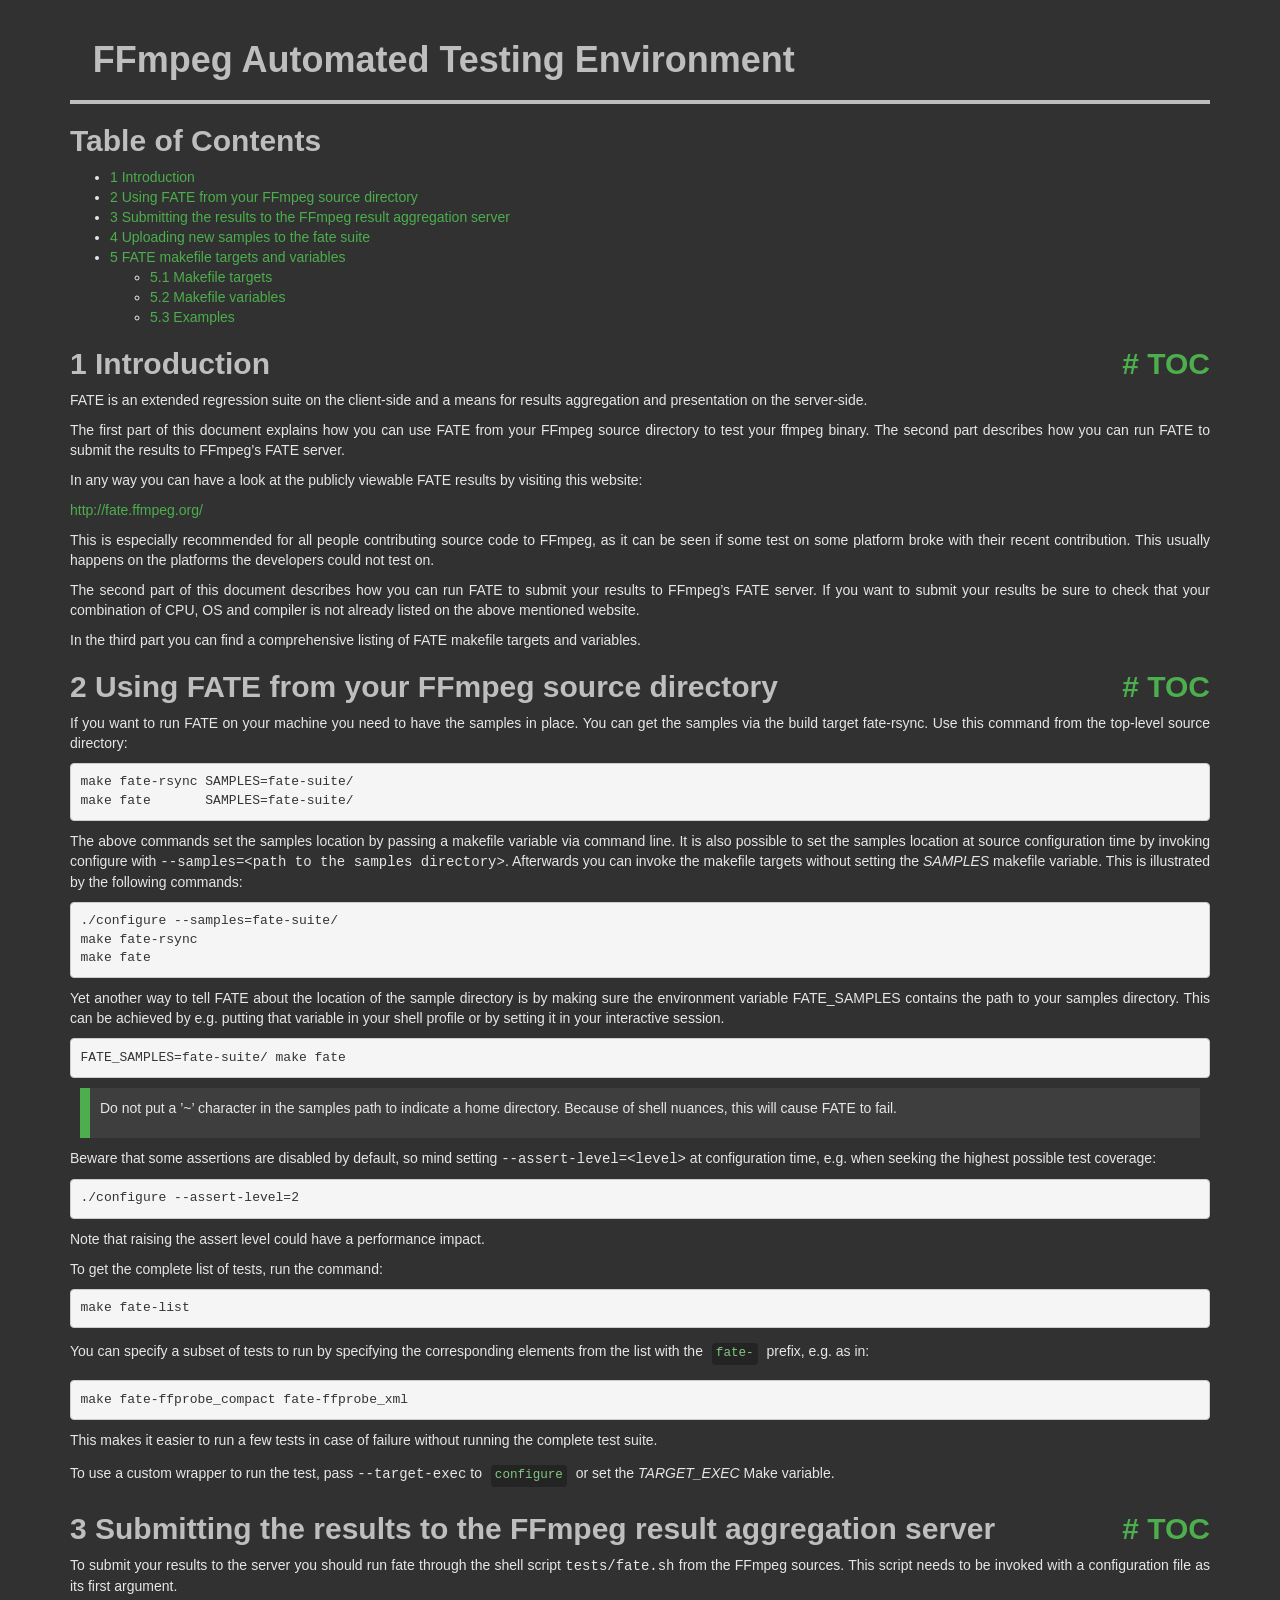
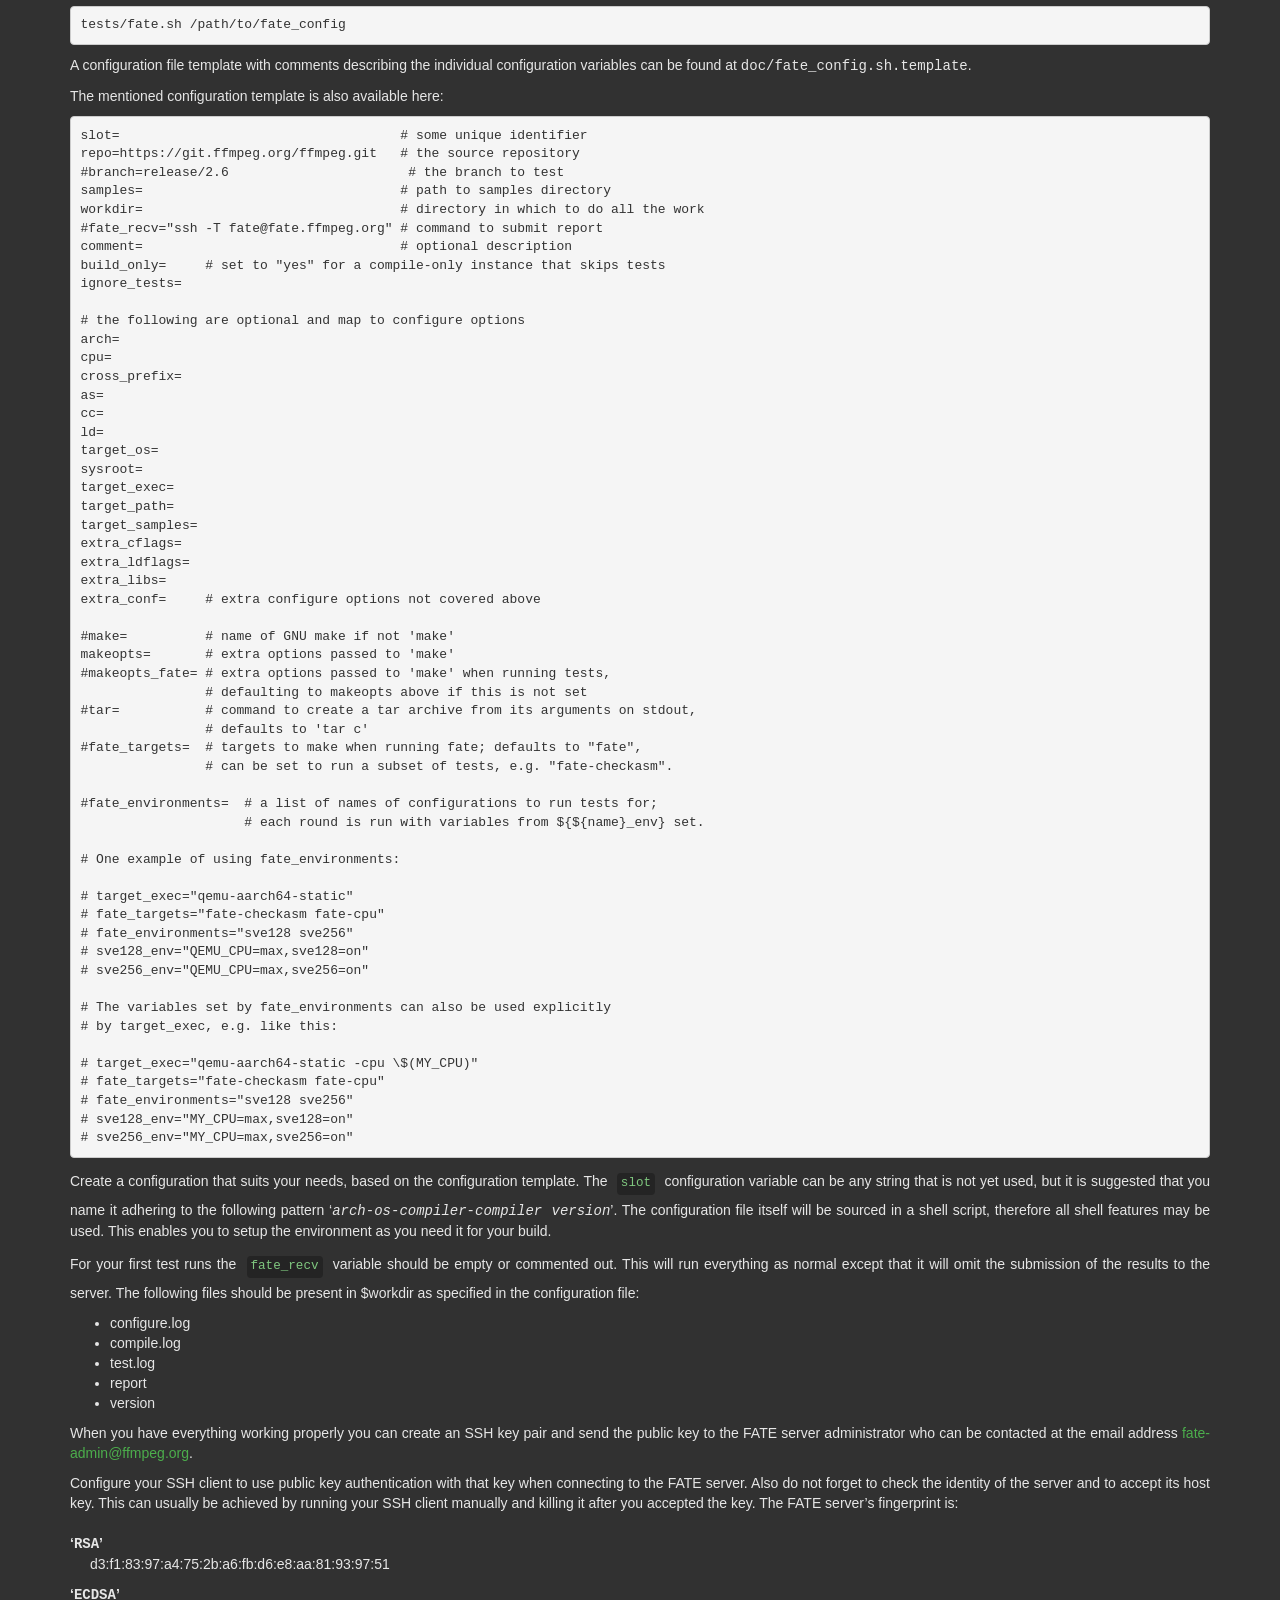
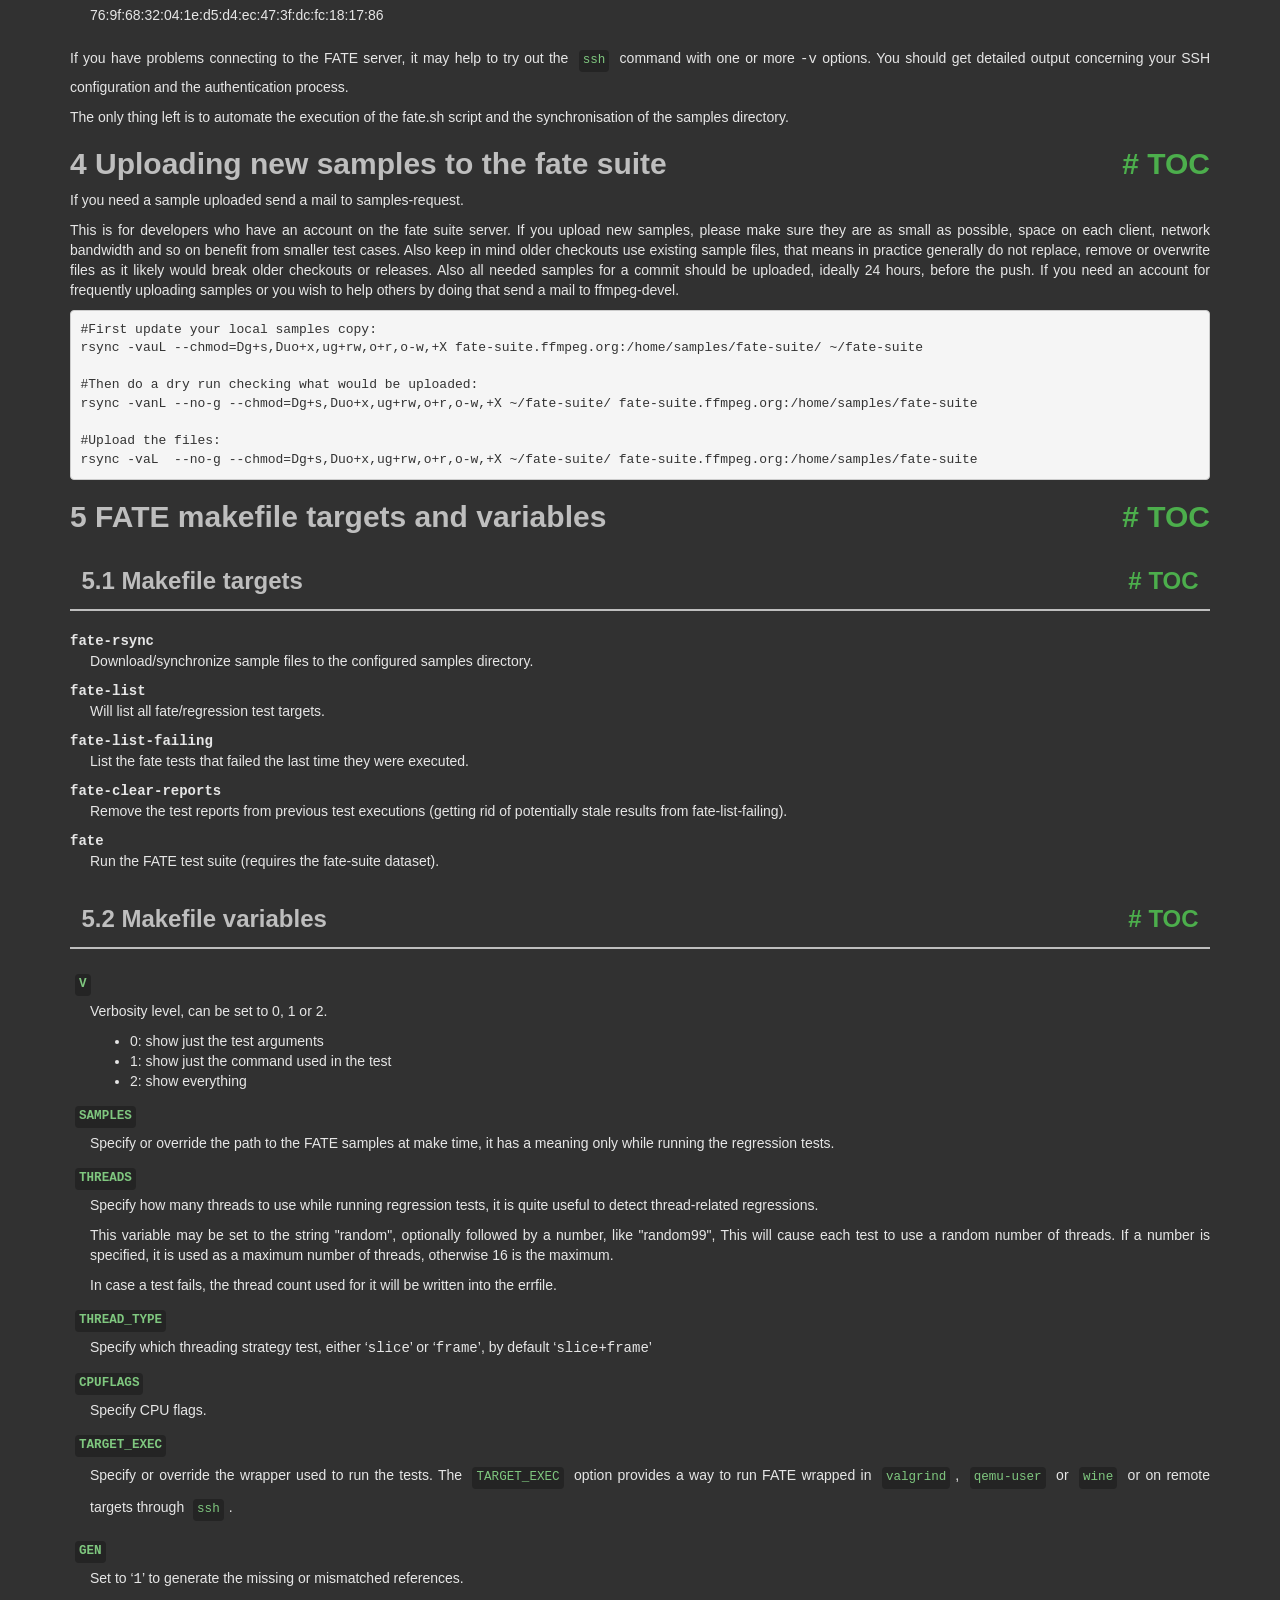
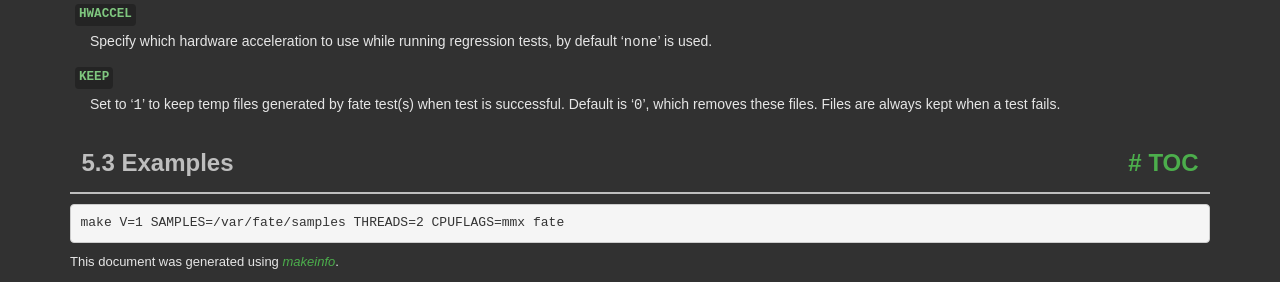
<file: Backend/ffmpeg/doc/fate.html>
<!DOCTYPE html PUBLIC "-//W3C//DTD HTML 4.01 Transitional//EN" "http://www.w3.org/TR/html4/loose.dtd">
<html>
<!-- Created by GNU Texinfo 7.2, https://www.gnu.org/software/texinfo/ -->
  <head>
    <meta charset="utf-8">
    <title>
      FFmpeg Automated Testing Environment
    </title>
    <meta name="viewport" content="width=device-width,initial-scale=1.0">
    <link rel="stylesheet" type="text/css" href="bootstrap.min.css">
    <link rel="stylesheet" type="text/css" href="style.min.css">
  </head>
  <body>
    <div class="container">
      <h1>
      FFmpeg Automated Testing Environment
      </h1>


<a name="Top"></a>
<a name="SEC_Top"></a>

<div class="region-contents" id="SEC_Contents">
<h2 class="contents-heading">Table of Contents</h2>

<div class="contents">

<ul class="toc-numbered-mark">
  <li><a id="toc-Introduction" href="#Introduction">1 Introduction</a></li>
  <li><a id="toc-Using-FATE-from-your-FFmpeg-source-directory" href="#Using-FATE-from-your-FFmpeg-source-directory">2 Using FATE from your FFmpeg source directory</a></li>
  <li><a id="toc-Submitting-the-results-to-the-FFmpeg-result-aggregation-server" href="#Submitting-the-results-to-the-FFmpeg-result-aggregation-server">3 Submitting the results to the FFmpeg result aggregation server</a></li>
  <li><a id="toc-Uploading-new-samples-to-the-fate-suite" href="#Uploading-new-samples-to-the-fate-suite">4 Uploading new samples to the fate suite</a></li>
  <li><a id="toc-FATE-makefile-targets-and-variables" href="#FATE-makefile-targets-and-variables">5 FATE makefile targets and variables</a>
  <ul class="toc-numbered-mark">
    <li><a id="toc-Makefile-targets" href="#Makefile-targets">5.1 Makefile targets</a></li>
    <li><a id="toc-Makefile-variables" href="#Makefile-variables">5.2 Makefile variables</a></li>
    <li><a id="toc-Examples" href="#Examples">5.3 Examples</a></li>
  </ul></li>
</ul>
</div>
</div>

<a name="Introduction"></a>
<h2 class="chapter">1 Introduction<span class="pull-right"><a class="anchor hidden-xs" href="#Introduction" aria-hidden="true">#</a> <a class="anchor hidden-xs"href="#toc-Introduction" aria-hidden="true">TOC</a></span></h2>

<p>FATE is an extended regression suite on the client-side and a means
for results aggregation and presentation on the server-side.
</p>
<p>The first part of this document explains how you can use FATE from
your FFmpeg source directory to test your ffmpeg binary. The second
part describes how you can run FATE to submit the results to FFmpeg&rsquo;s
FATE server.
</p>
<p>In any way you can have a look at the publicly viewable FATE results
by visiting this website:
</p>
<p><a class="url" href="http://fate.ffmpeg.org/">http://fate.ffmpeg.org/</a>
</p>
<p>This is especially recommended for all people contributing source
code to FFmpeg, as it can be seen if some test on some platform broke
with their recent contribution. This usually happens on the platforms
the developers could not test on.
</p>
<p>The second part of this document describes how you can run FATE to
submit your results to FFmpeg&rsquo;s FATE server. If you want to submit your
results be sure to check that your combination of CPU, OS and compiler
is not already listed on the above mentioned website.
</p>
<p>In the third part you can find a comprehensive listing of FATE makefile
targets and variables.
</p>

<a name="Using-FATE-from-your-FFmpeg-source-directory"></a>
<h2 class="chapter">2 Using FATE from your FFmpeg source directory<span class="pull-right"><a class="anchor hidden-xs" href="#Using-FATE-from-your-FFmpeg-source-directory" aria-hidden="true">#</a> <a class="anchor hidden-xs"href="#toc-Using-FATE-from-your-FFmpeg-source-directory" aria-hidden="true">TOC</a></span></h2>

<p>If you want to run FATE on your machine you need to have the samples
in place. You can get the samples via the build target fate-rsync.
Use this command from the top-level source directory:
</p>
<div class="example">
<pre class="example-preformatted">make fate-rsync SAMPLES=fate-suite/
make fate       SAMPLES=fate-suite/
</pre></div>

<p>The above commands set the samples location by passing a makefile
variable via command line. It is also possible to set the samples
location at source configuration time by invoking configure with
<samp class="option">--samples=&lt;path to the samples directory&gt;</samp>. Afterwards you can
invoke the makefile targets without setting the <var class="var">SAMPLES</var> makefile
variable. This is illustrated by the following commands:
</p>
<div class="example">
<pre class="example-preformatted">./configure --samples=fate-suite/
make fate-rsync
make fate
</pre></div>

<p>Yet another way to tell FATE about the location of the sample
directory is by making sure the environment variable FATE_SAMPLES
contains the path to your samples directory. This can be achieved
by e.g. putting that variable in your shell profile or by setting
it in your interactive session.
</p>
<div class="example">
<pre class="example-preformatted">FATE_SAMPLES=fate-suite/ make fate
</pre></div>

<div class="info">
<p>Do not put a &rsquo;~&rsquo; character in the samples path to indicate a home
directory. Because of shell nuances, this will cause FATE to fail.
</p></div>
<p>Beware that some assertions are disabled by default, so mind setting
<samp class="option">--assert-level=&lt;level&gt;</samp> at configuration time, e.g. when seeking
the highest possible test coverage:
</p><div class="example">
<pre class="example-preformatted">./configure --assert-level=2
</pre></div>
<p>Note that raising the assert level could have a performance impact.
</p>
<p>To get the complete list of tests, run the command:
</p><div class="example">
<pre class="example-preformatted">make fate-list
</pre></div>

<p>You can specify a subset of tests to run by specifying the
corresponding elements from the list with the <code class="code">fate-</code> prefix,
e.g. as in:
</p><div class="example">
<pre class="example-preformatted">make fate-ffprobe_compact fate-ffprobe_xml
</pre></div>

<p>This makes it easier to run a few tests in case of failure without
running the complete test suite.
</p>
<p>To use a custom wrapper to run the test, pass <samp class="option">--target-exec</samp> to
<code class="command">configure</code> or set the <var class="var">TARGET_EXEC</var> Make variable.
</p>

<a name="Submitting-the-results-to-the-FFmpeg-result-aggregation-server"></a>
<h2 class="chapter">3 Submitting the results to the FFmpeg result aggregation server<span class="pull-right"><a class="anchor hidden-xs" href="#Submitting-the-results-to-the-FFmpeg-result-aggregation-server" aria-hidden="true">#</a> <a class="anchor hidden-xs"href="#toc-Submitting-the-results-to-the-FFmpeg-result-aggregation-server" aria-hidden="true">TOC</a></span></h2>

<p>To submit your results to the server you should run fate through the
shell script <samp class="file">tests/fate.sh</samp> from the FFmpeg sources. This script needs
to be invoked with a configuration file as its first argument.
</p>
<div class="example">
<pre class="example-preformatted">tests/fate.sh /path/to/fate_config
</pre></div>

<p>A configuration file template with comments describing the individual
configuration variables can be found at <samp class="file">doc/fate_config.sh.template</samp>.
</p>
<p>The mentioned configuration template is also available here:
</p><pre class="verbatim">slot=                                    # some unique identifier
repo=https://git.ffmpeg.org/ffmpeg.git   # the source repository
#branch=release/2.6                       # the branch to test
samples=                                 # path to samples directory
workdir=                                 # directory in which to do all the work
#fate_recv=&quot;ssh -T fate@fate.ffmpeg.org&quot; # command to submit report
comment=                                 # optional description
build_only=     # set to &quot;yes&quot; for a compile-only instance that skips tests
ignore_tests=

# the following are optional and map to configure options
arch=
cpu=
cross_prefix=
as=
cc=
ld=
target_os=
sysroot=
target_exec=
target_path=
target_samples=
extra_cflags=
extra_ldflags=
extra_libs=
extra_conf=     # extra configure options not covered above

#make=          # name of GNU make if not 'make'
makeopts=       # extra options passed to 'make'
#makeopts_fate= # extra options passed to 'make' when running tests,
                # defaulting to makeopts above if this is not set
#tar=           # command to create a tar archive from its arguments on stdout,
                # defaults to 'tar c'
#fate_targets=  # targets to make when running fate; defaults to &quot;fate&quot;,
                # can be set to run a subset of tests, e.g. &quot;fate-checkasm&quot;.

#fate_environments=  # a list of names of configurations to run tests for;
                     # each round is run with variables from ${${name}_env} set.

# One example of using fate_environments:

# target_exec=&quot;qemu-aarch64-static&quot;
# fate_targets=&quot;fate-checkasm fate-cpu&quot;
# fate_environments=&quot;sve128 sve256&quot;
# sve128_env=&quot;QEMU_CPU=max,sve128=on&quot;
# sve256_env=&quot;QEMU_CPU=max,sve256=on&quot;

# The variables set by fate_environments can also be used explicitly
# by target_exec, e.g. like this:

# target_exec=&quot;qemu-aarch64-static -cpu \$(MY_CPU)&quot;
# fate_targets=&quot;fate-checkasm fate-cpu&quot;
# fate_environments=&quot;sve128 sve256&quot;
# sve128_env=&quot;MY_CPU=max,sve128=on&quot;
# sve256_env=&quot;MY_CPU=max,sve256=on&quot;
</pre>
<p>Create a configuration that suits your needs, based on the configuration
template. The <code class="env">slot</code> configuration variable can be any string that is not
yet used, but it is suggested that you name it adhering to the following
pattern &lsquo;<samp class="samp"><var class="var">arch</var>-<var class="var">os</var>-<var class="var">compiler</var>-<var class="var">compiler version</var></samp>&rsquo;. The
configuration file itself will be sourced in a shell script, therefore all
shell features may be used. This enables you to setup the environment as you
need it for your build.
</p>
<p>For your first test runs the <code class="env">fate_recv</code> variable should be empty or
commented out. This will run everything as normal except that it will omit
the submission of the results to the server. The following files should be
present in $workdir as specified in the configuration file:
</p>
<ul class="itemize mark-bullet">
<li>configure.log
    </li><li>compile.log
    </li><li>test.log
    </li><li>report
    </li><li>version
</li></ul>

<p>When you have everything working properly you can create an SSH key pair
and send the public key to the FATE server administrator who can be contacted
at the email address <a class="email" href="mailto:fate-admin@ffmpeg.org">fate-admin@ffmpeg.org</a>.
</p>
<p>Configure your SSH client to use public key authentication with that key
when connecting to the FATE server. Also do not forget to check the identity
of the server and to accept its host key. This can usually be achieved by
running your SSH client manually and killing it after you accepted the key.
The FATE server&rsquo;s fingerprint is:
</p>
<dl class="table">
<dt>&lsquo;<samp class="samp">RSA</samp>&rsquo;</dt>
<dd><p>d3:f1:83:97:a4:75:2b:a6:fb:d6:e8:aa:81:93:97:51
</p></dd>
<dt>&lsquo;<samp class="samp">ECDSA</samp>&rsquo;</dt>
<dd><p>76:9f:68:32:04:1e:d5:d4:ec:47:3f:dc:fc:18:17:86
</p></dd>
</dl>

<p>If you have problems connecting to the FATE server, it may help to try out
the <code class="command">ssh</code> command with one or more <samp class="option">-v</samp> options. You should
get detailed output concerning your SSH configuration and the authentication
process.
</p>
<p>The only thing left is to automate the execution of the fate.sh script and
the synchronisation of the samples directory.
</p>
<a name="Uploading-new-samples-to-the-fate-suite"></a>
<h2 class="chapter">4 Uploading new samples to the fate suite<span class="pull-right"><a class="anchor hidden-xs" href="#Uploading-new-samples-to-the-fate-suite" aria-hidden="true">#</a> <a class="anchor hidden-xs"href="#toc-Uploading-new-samples-to-the-fate-suite" aria-hidden="true">TOC</a></span></h2>

<p>If you need a sample uploaded send a mail to samples-request.
</p>
<p>This is for developers who have an account on the fate suite server.
If you upload new samples, please make sure they are as small as possible,
space on each client, network bandwidth and so on benefit from smaller test cases.
Also keep in mind older checkouts use existing sample files, that means in
practice generally do not replace, remove or overwrite files as it likely would
break older checkouts or releases.
Also all needed samples for a commit should be uploaded, ideally 24
hours, before the push.
If you need an account for frequently uploading samples or you wish to help
others by doing that send a mail to ffmpeg-devel.
</p>
<div class="example">
<pre class="example-preformatted">#First update your local samples copy:
rsync -vauL --chmod=Dg+s,Duo+x,ug+rw,o+r,o-w,+X fate-suite.ffmpeg.org:/home/samples/fate-suite/ ~/fate-suite

#Then do a dry run checking what would be uploaded:
rsync -vanL --no-g --chmod=Dg+s,Duo+x,ug+rw,o+r,o-w,+X ~/fate-suite/ fate-suite.ffmpeg.org:/home/samples/fate-suite

#Upload the files:
rsync -vaL  --no-g --chmod=Dg+s,Duo+x,ug+rw,o+r,o-w,+X ~/fate-suite/ fate-suite.ffmpeg.org:/home/samples/fate-suite
</pre></div>


<a name="FATE-makefile-targets-and-variables"></a>
<h2 class="chapter">5 FATE makefile targets and variables<span class="pull-right"><a class="anchor hidden-xs" href="#FATE-makefile-targets-and-variables" aria-hidden="true">#</a> <a class="anchor hidden-xs"href="#toc-FATE-makefile-targets-and-variables" aria-hidden="true">TOC</a></span></h2>

<a name="Makefile-targets"></a>
<h3 class="section">5.1 Makefile targets<span class="pull-right"><a class="anchor hidden-xs" href="#Makefile-targets" aria-hidden="true">#</a> <a class="anchor hidden-xs"href="#toc-Makefile-targets" aria-hidden="true">TOC</a></span></h3>

<dl class="table">
<dt><samp class="option">fate-rsync</samp></dt>
<dd><p>Download/synchronize sample files to the configured samples directory.
</p>
</dd>
<dt><samp class="option">fate-list</samp></dt>
<dd><p>Will list all fate/regression test targets.
</p>
</dd>
<dt><samp class="option">fate-list-failing</samp></dt>
<dd><p>List the fate tests that failed the last time they were executed.
</p>
</dd>
<dt><samp class="option">fate-clear-reports</samp></dt>
<dd><p>Remove the test reports from previous test executions (getting rid of
potentially stale results from fate-list-failing).
</p>
</dd>
<dt><samp class="option">fate</samp></dt>
<dd><p>Run the FATE test suite (requires the fate-suite dataset).
</p></dd>
</dl>

<a name="Makefile-variables"></a>
<h3 class="section">5.2 Makefile variables<span class="pull-right"><a class="anchor hidden-xs" href="#Makefile-variables" aria-hidden="true">#</a> <a class="anchor hidden-xs"href="#toc-Makefile-variables" aria-hidden="true">TOC</a></span></h3>

<dl class="table">
<dt><code class="env">V</code></dt>
<dd><p>Verbosity level, can be set to 0, 1 or 2.
    </p><ul class="itemize mark-bullet">
<li>0: show just the test arguments
        </li><li>1: show just the command used in the test
        </li><li>2: show everything
    </li></ul>

</dd>
<dt><code class="env">SAMPLES</code></dt>
<dd><p>Specify or override the path to the FATE samples at make time, it has a
meaning only while running the regression tests.
</p>
</dd>
<dt><code class="env">THREADS</code></dt>
<dd><p>Specify how many threads to use while running regression tests, it is
quite useful to detect thread-related regressions.
</p>
<p>This variable may be set to the string &quot;random&quot;, optionally followed by a
number, like &quot;random99&quot;, This will cause each test to use a random number of
threads. If a number is specified, it is used as a maximum number of threads,
otherwise 16 is the maximum.
</p>
<p>In case a test fails, the thread count used for it will be written into the
errfile.
</p>
</dd>
<dt><code class="env">THREAD_TYPE</code></dt>
<dd><p>Specify which threading strategy test, either &lsquo;<samp class="samp">slice</samp>&rsquo; or &lsquo;<samp class="samp">frame</samp>&rsquo;,
by default &lsquo;<samp class="samp">slice+frame</samp>&rsquo;
</p>
</dd>
<dt><code class="env">CPUFLAGS</code></dt>
<dd><p>Specify CPU flags.
</p>
</dd>
<dt><code class="env">TARGET_EXEC</code></dt>
<dd><p>Specify or override the wrapper used to run the tests.
The <code class="env">TARGET_EXEC</code> option provides a way to run FATE wrapped in
<code class="command">valgrind</code>, <code class="command">qemu-user</code> or <code class="command">wine</code> or on remote targets
through <code class="command">ssh</code>.
</p>
</dd>
<dt><code class="env">GEN</code></dt>
<dd><p>Set to &lsquo;<samp class="samp">1</samp>&rsquo; to generate the missing or mismatched references.
</p>
</dd>
<dt><code class="env">HWACCEL</code></dt>
<dd><p>Specify which hardware acceleration to use while running regression tests,
by default &lsquo;<samp class="samp">none</samp>&rsquo; is used.
</p>
</dd>
<dt><code class="env">KEEP</code></dt>
<dd><p>Set to &lsquo;<samp class="samp">1</samp>&rsquo; to keep temp files generated by fate test(s) when test is successful.
Default is &lsquo;<samp class="samp">0</samp>&rsquo;, which removes these files. Files are always kept when a test
fails.
</p>
</dd>
</dl>

<a name="Examples"></a>
<h3 class="section">5.3 Examples<span class="pull-right"><a class="anchor hidden-xs" href="#Examples" aria-hidden="true">#</a> <a class="anchor hidden-xs"href="#toc-Examples" aria-hidden="true">TOC</a></span></h3>

<div class="example">
<pre class="example-preformatted">make V=1 SAMPLES=/var/fate/samples THREADS=2 CPUFLAGS=mmx fate
</pre></div>
      <p style="font-size: small;">
        This document was generated using <a class="uref" href="https://www.gnu.org/software/texinfo/"><em class="emph">makeinfo</em></a>.
      </p>
    </div>
  </body>
</html>
</file>
<file: Backend/ffmpeg/doc/style.min.css>
/*!
The MIT License (MIT)

Copyright (c) 2014 Barbara Lepage <db0company@gmail.com>

Permission is hereby granted, free of charge, to any person obtaining a copy
of this software and associated documentation files (the "Software"), to deal
in the Software without restriction, including without limitation the rights
to use, copy, modify, merge, publish, distribute, sublicense, and/or sell
copies of the Software, and to permit persons to whom the Software is
furnished to do so, subject to the following conditions:

The above copyright notice and this permission notice shall be included in all
copies or substantial portions of the Software.

THE SOFTWARE IS PROVIDED "AS IS", WITHOUT WARRANTY OF ANY KIND, EXPRESS OR
IMPLIED, INCLUDING BUT NOT LIMITED TO THE WARRANTIES OF MERCHANTABILITY,
FITNESS FOR A PARTICULAR PURPOSE AND NONINFRINGEMENT. IN NO EVENT SHALL THE
AUTHORS OR COPYRIGHT HOLDERS BE LIABLE FOR ANY CLAIM, DAMAGES OR OTHER
LIABILITY, WHETHER IN AN ACTION OF CONTRACT, TORT OR OTHERWISE, ARISING FROM,
OUT OF OR IN CONNECTION WITH THE SOFTWARE OR THE USE OR OTHER DEALINGS IN THE
SOFTWARE.
 */body{background-color:#313131;color:#e6e6e6;text-align:justify}body, h1, h2, h3, h4, h5, h6{font-family:"Lucida Grande","Lucida Sans Unicode","Lucida Sans","Helvetica Neue",Helvetica,Verdana,Tahoma,sans-serif}a{color:#4cae4c}a strong{color:#e6e6e6}a:hover{color:#7fc77f}a:hover strong{color:#4cae4c}main{width:100% ! important;min-height:600px;margin:auto}h1, h2, h3, h4{font-weight:bold;text-align:left}h1, h2, h3{color:#bebebe}h1 strong, h2 strong, h3 strong{color:#e6e6e6}h4, h5, h6{color:#3c8b3c}h1{border-bottom:4px #bebebe solid;padding:20px 2%}h3{border-bottom:2px #bebebe solid;padding:15px 1%}h4{border-bottom:1px solid #e6e6e6;padding:10px 0;margin:20px 0;color:#e6e6e6}.list-group .list-group-item{background-color:#3e3e3e;border-color:black}.list-group.list-group-big .list-group-item{padding:25px}.list-group a.list-group-item{color:#7fc77f}.list-group a.list-group-item:hover{background-color:#313131;color:#4cae4c}.well{background-color:#242424;border-color:black;color:#bebebe}.well strong{color:#e6e6e6}.well code{background-color:#313131}.well hr{border-color:#3c8b3c}.well h3{margin:5px 0 15px 0;border:0;padding:0}.well a{color:#4cae4c}.well a.btn{color:white}.well small{display:block;padding:0 10px;font-style:italic}.well.example{padding-top:40px;margin-bottom:130px}.well.example pre{margin:50px;margin-bottom:30px;font-size:1.5em}.well.example .btn{margin-right:50px;margin-bottom:20px}.well.well-with-icon{min-height:136px}.well.well-with-icon .pull-right,.well.well-with-icon .pull-left{background-color:#4cae4c;color:#e6e6e6;padding:10px;border-radius:5px;margin:5px}.well.well-with-icon .pull-right{margin-left:20px}.well.well-with-icon .pull-left{margin-right:20px}a.well{display:block}a.well:hover{text-decoration:none;opacity:0.8}.info, .warning{margin:10px;padding:10px;background-color:#3e3e3e;color:#e6e6e6}.info code, .warning code{background-color:#313131}.info{border-left:10px #4cae4c solid}.warning{border-left:10px #ae4c4c solid}.with-icon{padding:30px}.with-icon .pull-left{padding-right:30px}.with-icon .pull-right{padding-left:30px}dd{margin-left:20px}code{background-color:#242424;color:#7fc77f;display:inline-block;margin:5px}.table{margin:20px 0;border-radius:4px}.table th,.table td,.table tr{border:1px solid #171717}.table tr th{background-color:#3e3e3e;border-bottom:2px solid #e6e6e6}.table tr:nth-child(odd){background-color:#242424}#sidebar-wrapper, .navbar{background-color:#171717;overflow-x:hidden}#sidebar-wrapper .sidebar-brand img,#sidebar-wrapper .navbar-brand img, .navbar .sidebar-brand img, .navbar .navbar-brand img{opacity:0.6;margin-right:8px}#sidebar-wrapper .sidebar-brand:hover,#sidebar-wrapper .navbar-brand:hover, .navbar .sidebar-brand:hover, .navbar .navbar-brand:hover{color:#fff}#sidebar-wrapper .sidebar-brand:hover img,#sidebar-wrapper .navbar-brand:hover img, .navbar .sidebar-brand:hover img, .navbar .navbar-brand:hover img{opacity:1}#sidebar-wrapper .sidebar-nav li ul, .navbar .sidebar-nav li ul{list-style-type:none;padding:0}#sidebar-wrapper .sidebar-nav li ul li, .navbar .sidebar-nav li ul li{line-height:20px}#sidebar-wrapper .sidebar-nav li ul li a, .navbar .sidebar-nav li ul li a{padding-left:20px}.content-header{height:auto;background-color:#242424}.content-header h1{color:#e6e6e6;display:block;margin:0;margin-bottom:20px;line-height:normal;border-bottom:none}#download h4, #index h4{margin-top:180px}#download h4.first, #index h4.first{margin-top:20px}#download h4.first small, #index h4.first small{color:inherit;font-size:1em}#download .btn-download-wrapper, #index .btn-download-wrapper{text-align:center;margin:160px auto}#download .btn-download-wrapper .btn, #index .btn-download-wrapper .btn{font-size:3em;padding:3%;display:inline-block;margin-bottom:5px}#download .btn-download-wrapper small, #index .btn-download-wrapper small{display:block;font-size:0.4em}#download h2.description, #index h2.description{color:#e6e6e6;font-size:2em;font-weight:bold;margin:120px 50px;line-height:2em}#download h2.description .label, #index h2.description .label{font-size:0.5em}#download .btn-download-wrapper{margin:40px auto}#download .os-selector{text-align:center;color:#e6e6e6;margin:30px 0}#download .os-selector a.btn-build{color:#e6e6e6;display:block;padding:20px;border-radius:2px}#download .os-selector .btn-build[href="#build-linux"]{background-color:#e43}#download .os-selector .btn-build[href="#build-linux"]:hover{color:#e43;background-color:#e6e6e6}#download .os-selector .btn-build[href="#build-windows"]{background-color:#06a}#download .os-selector .btn-build[href="#build-windows"]:hover{color:#06a;background-color:#e6e6e6}#download .os-selector .btn-build[href="#build-mac"]{background-color:darkgrey}#download .os-selector .btn-build[href="#build-mac"]:hover{color:darkgrey;background-color:#e6e6e6}#download .os-selector .tab-content{margin-top:20px}#download .os-selector #build-linux h3{color:#e43}#download .os-selector #build-windows h3{color:#06a}#download .os-selector #build-mac h3{color:darkgrey}footer{background-color:#242424;border-top:1px #101010 solid;padding:20px 0%}footer a{display:block}footer img[alt="FFmpeg"]{width:50%;display:block;margin:auto}.example.user-good pre{color:#bfbfbf;border:1px solid #357735;border-left:10px solid #357735;background-color:#242424}.example.user-bad pre{color:#bfbfbf;border:1px solid #ae4c4c;border-left:10px solid #ae4c4c;background-color:#242424}
</file>
